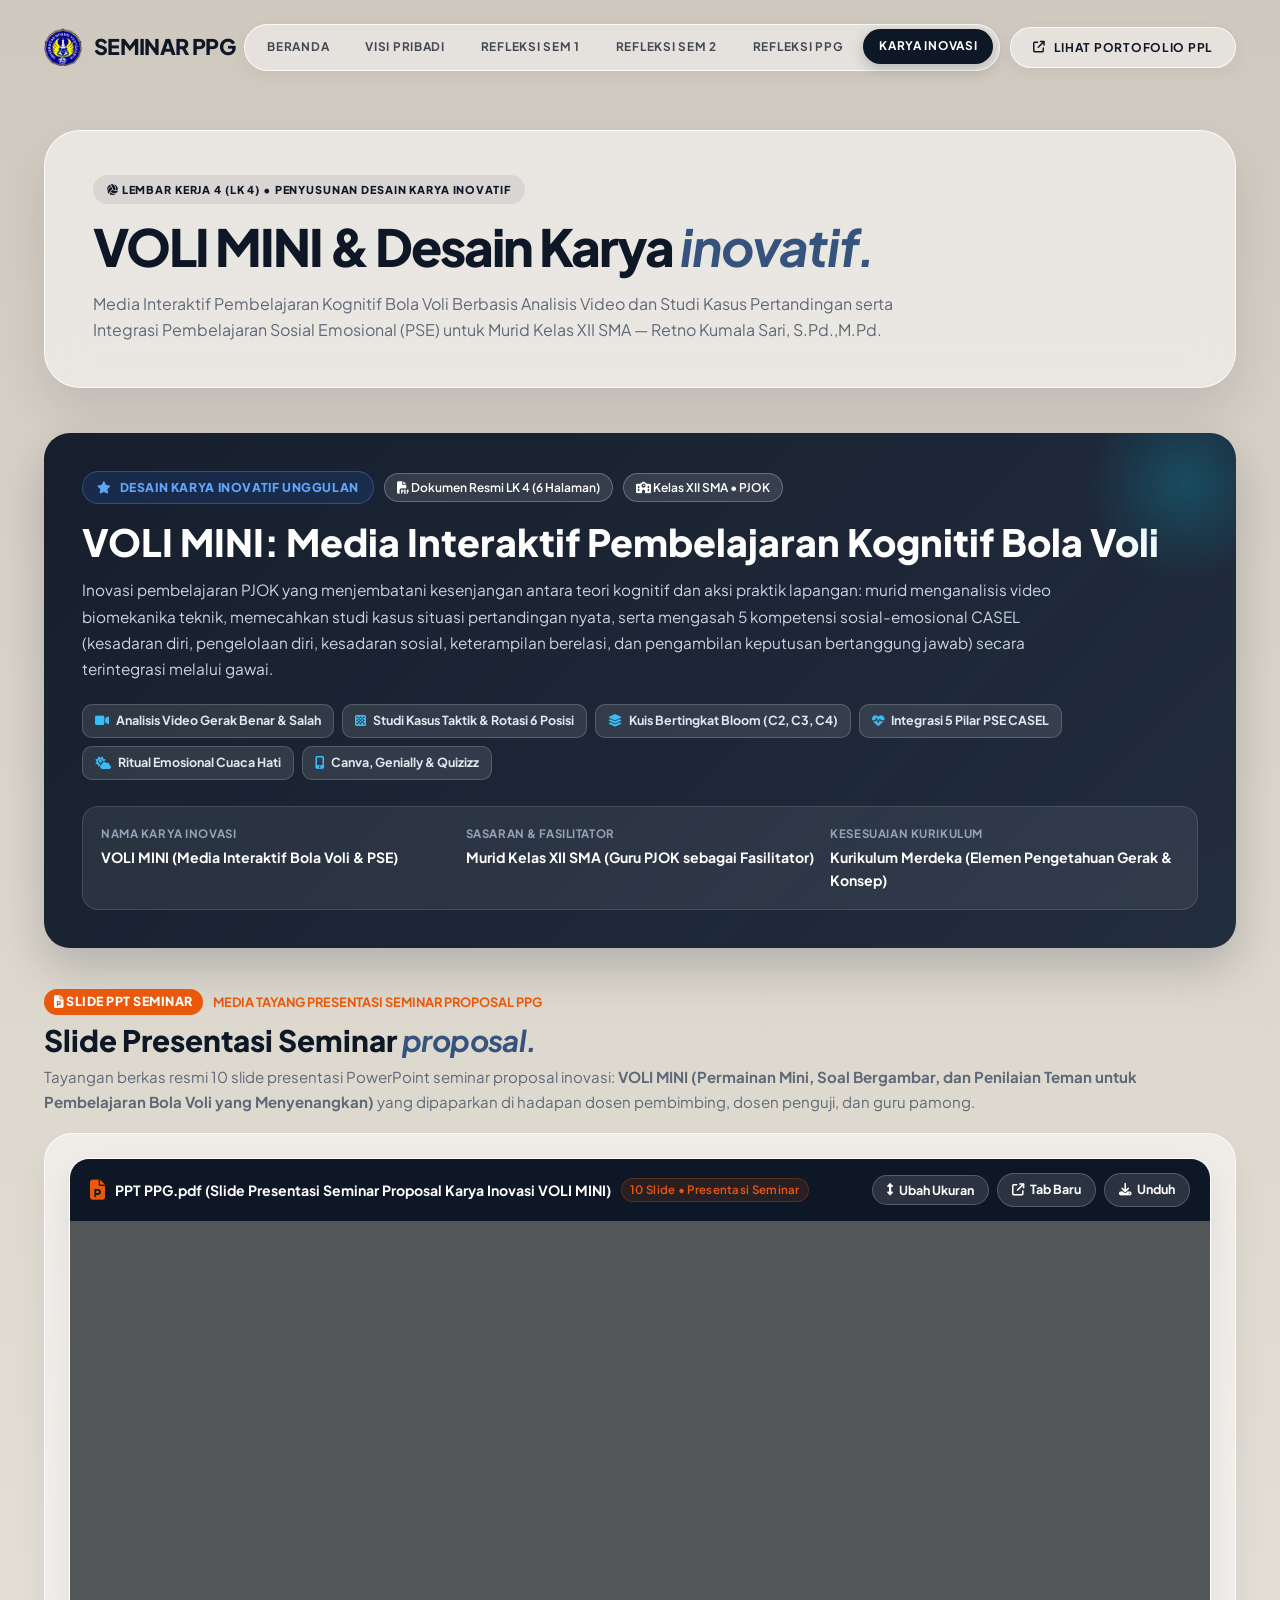
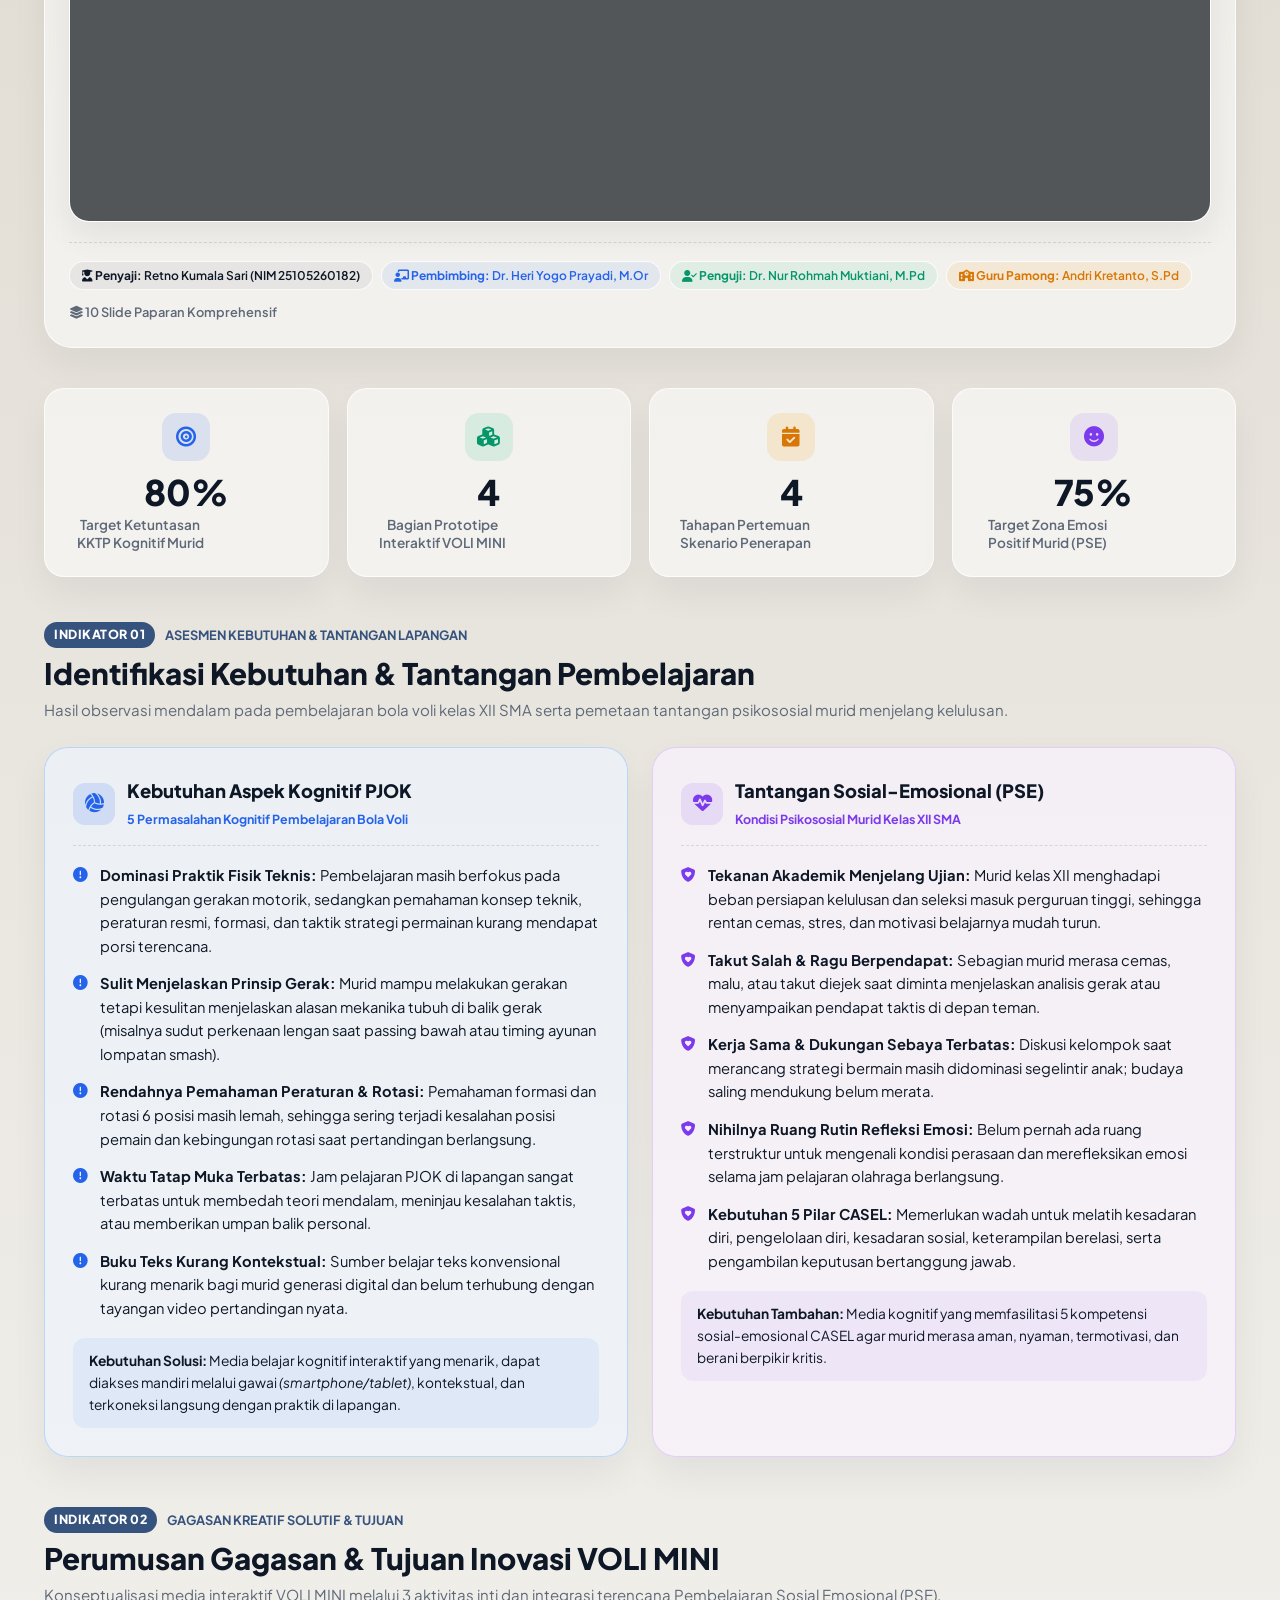
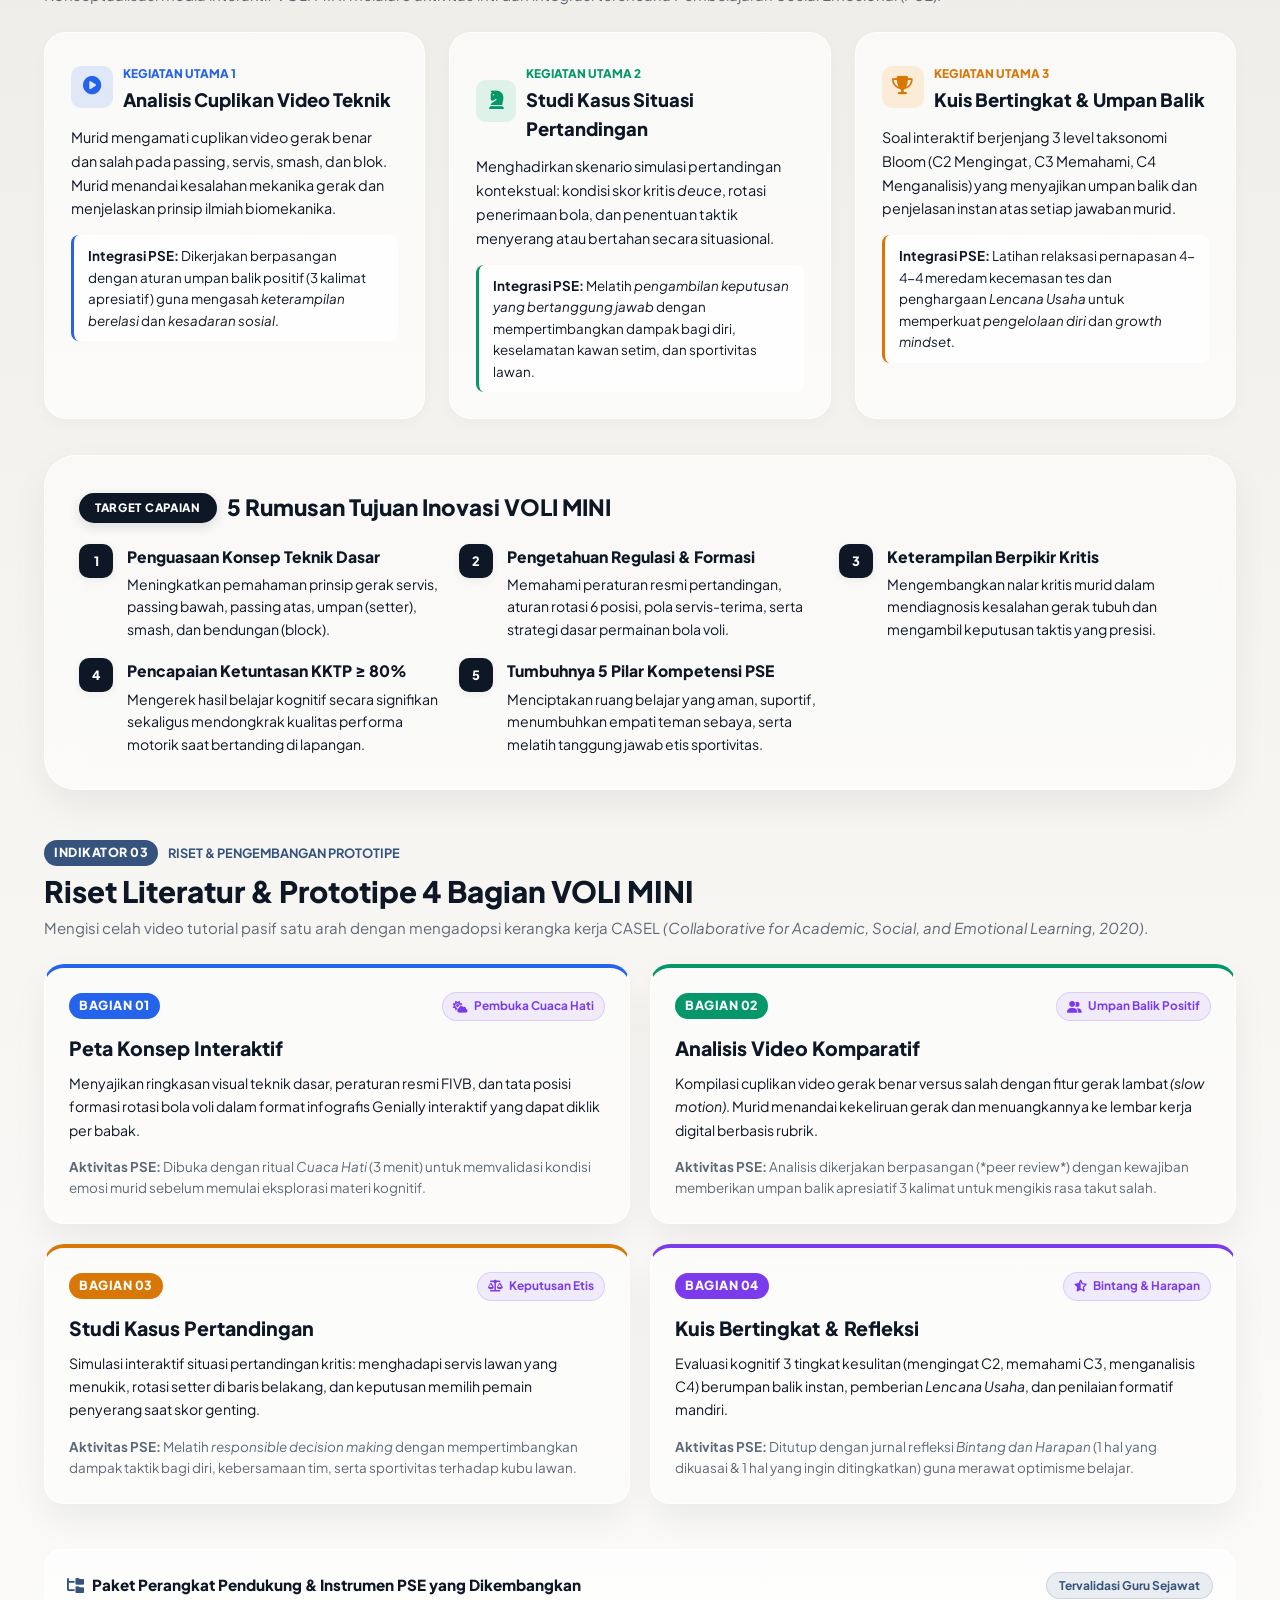
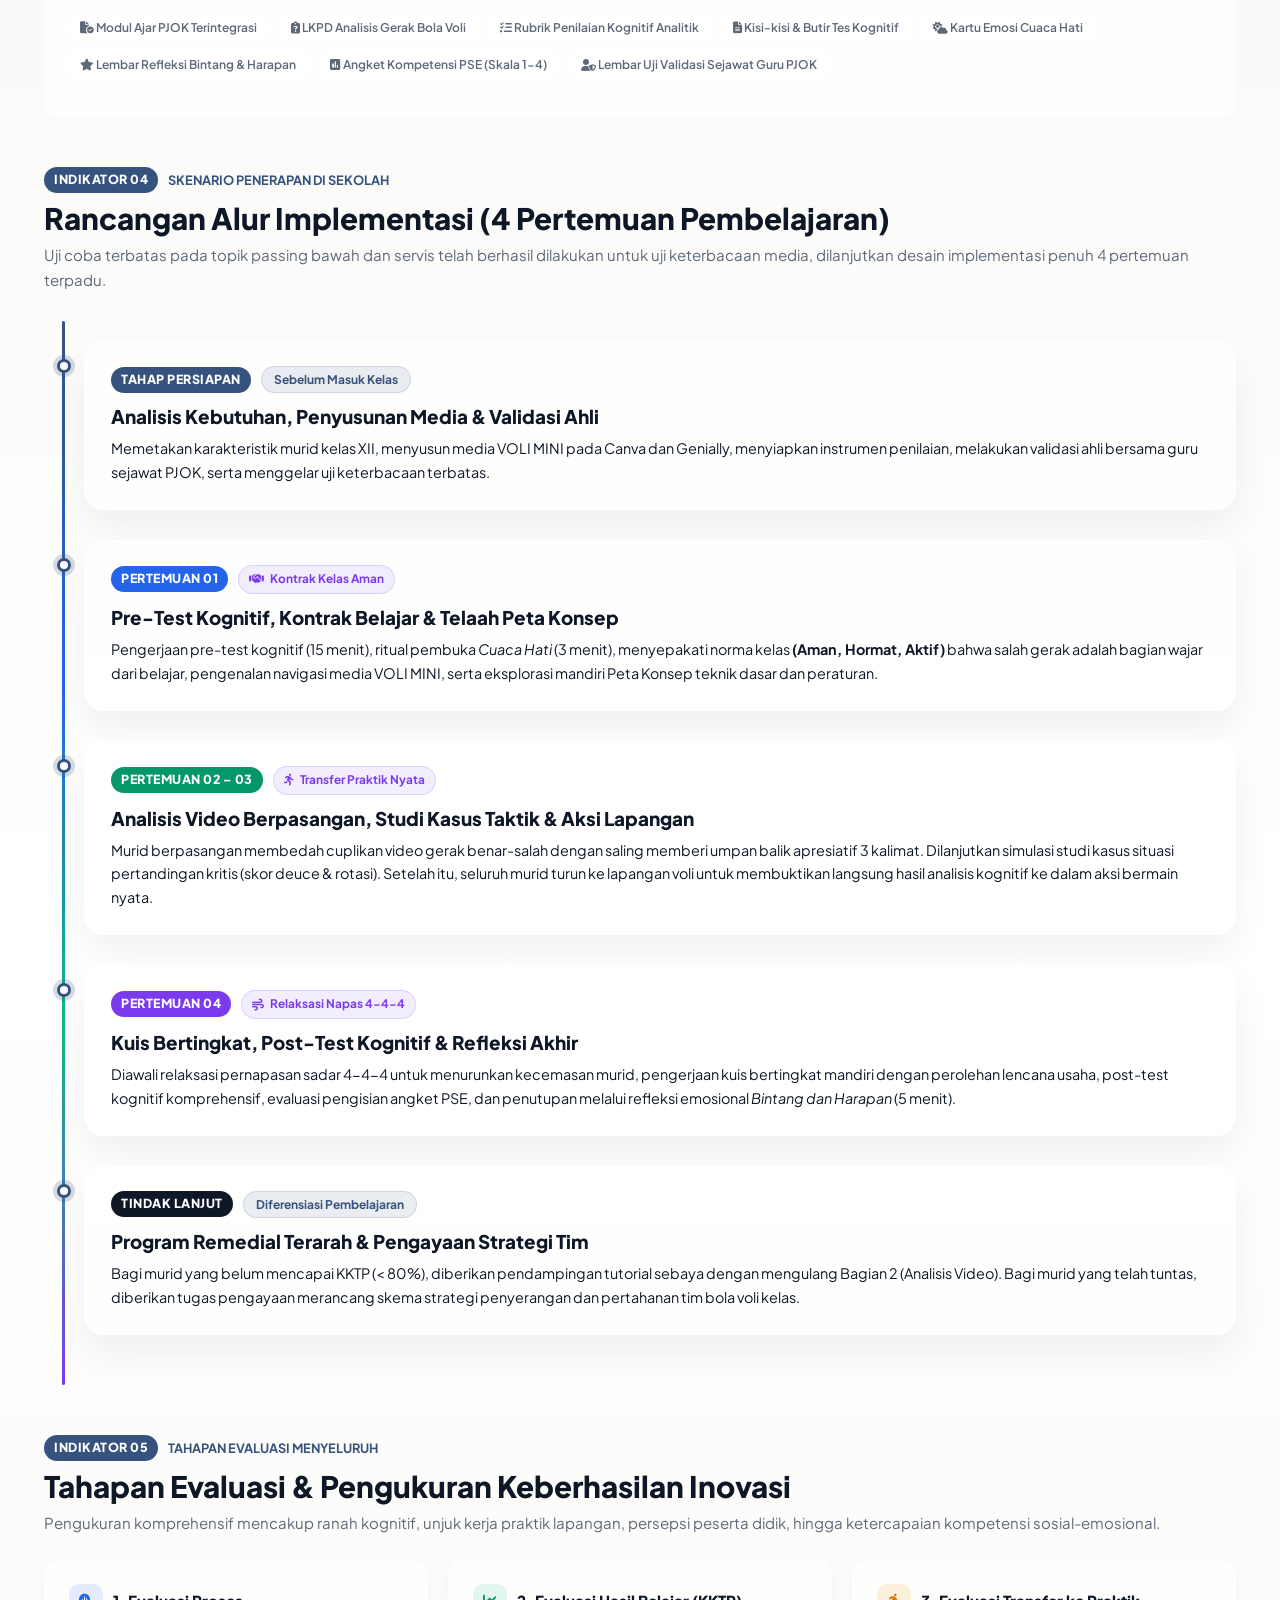
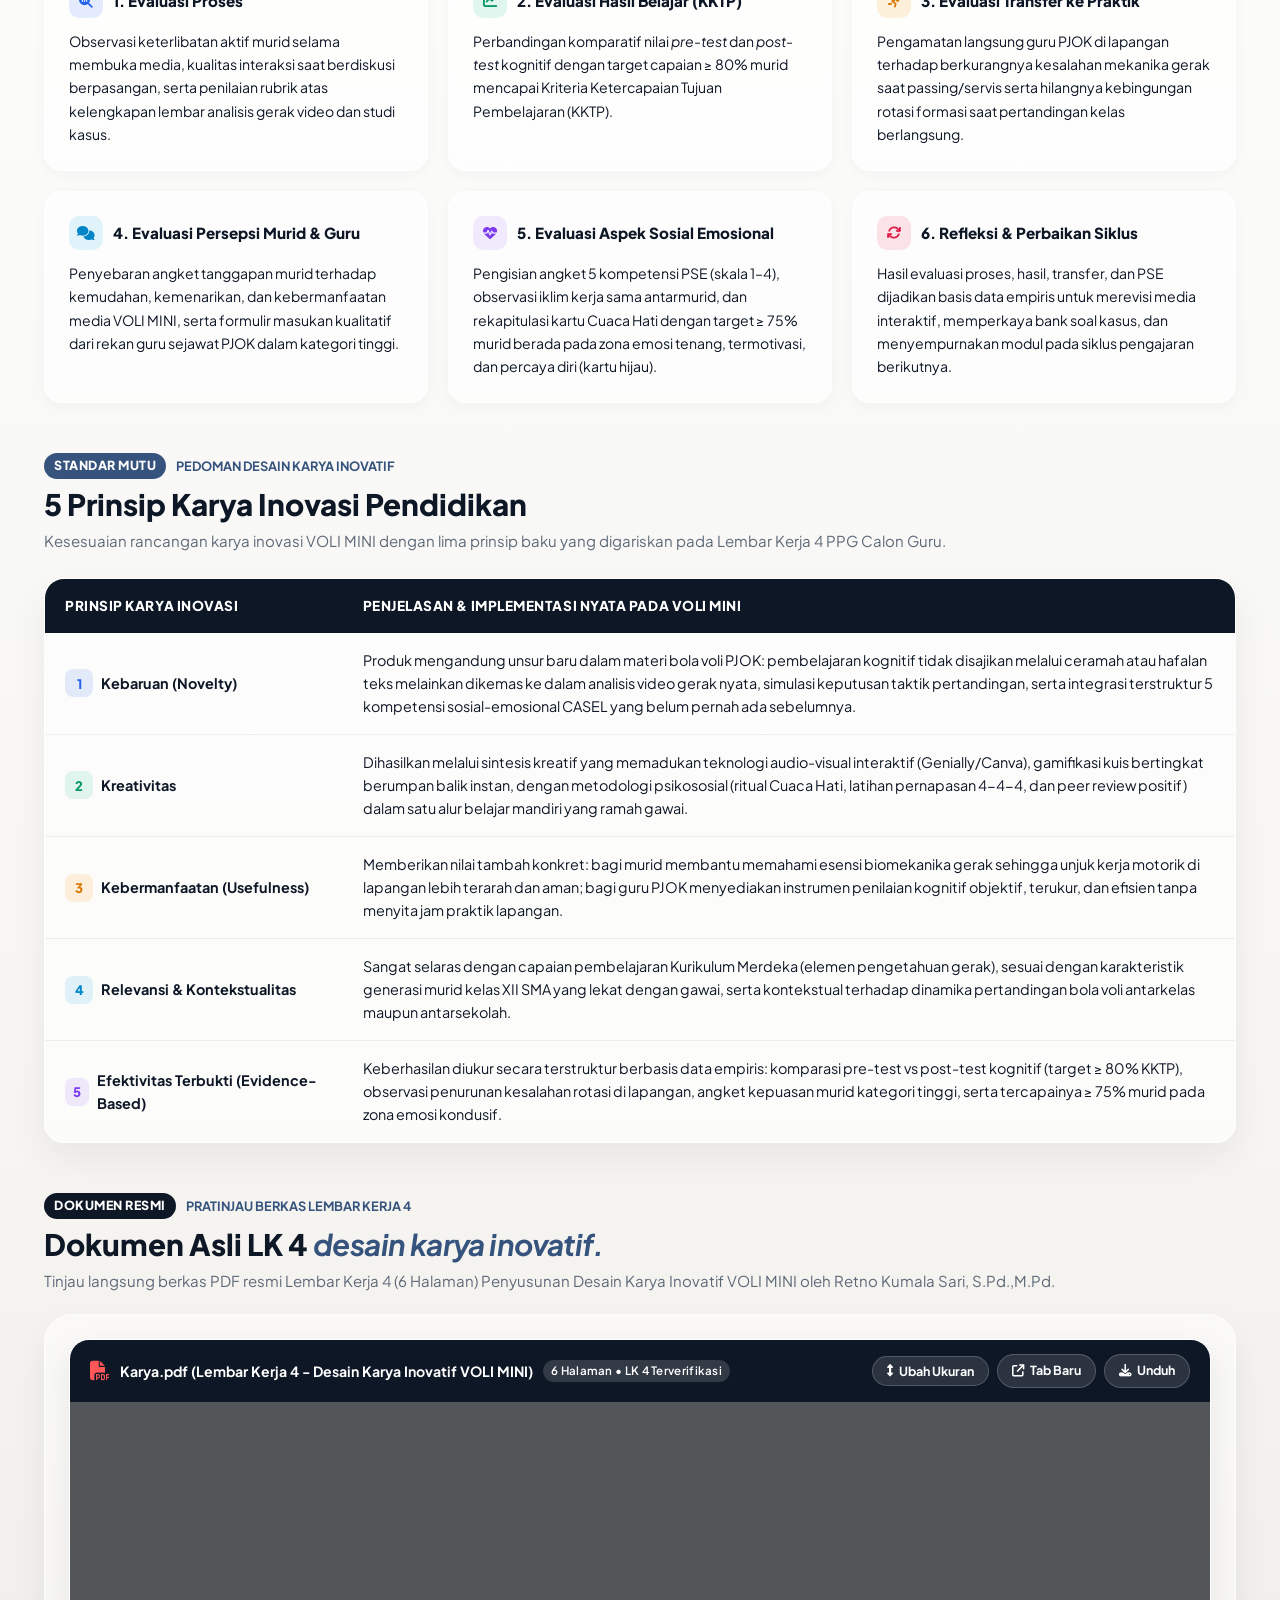
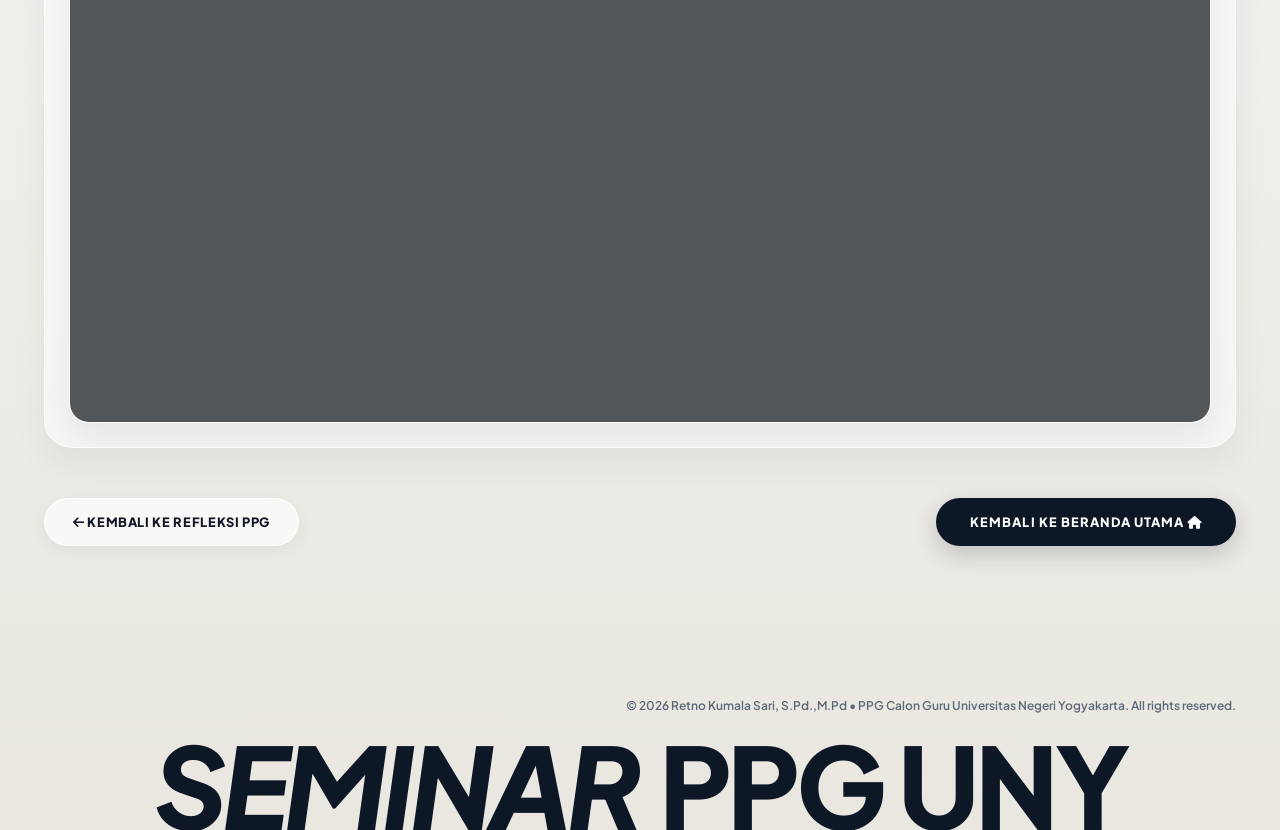
<file: karya.html>
<!doctype html>
<html lang="id">
  <head>
    <meta charset="UTF-8" />
    <meta name="viewport" content="width=device-width, initial-scale=1.0" />
    <title>Karya Inovasi (LK 4) - VOLI MINI | Seminar PPG Retno Kumala Sari</title>
    <!-- Google Fonts & Font Awesome Icons -->
    <link rel="preconnect" href="https://fonts.googleapis.com" />
    <link rel="preconnect" href="https://fonts.gstatic.com" crossorigin />
    <link href="https://fonts.googleapis.com/css2?family=Plus+Jakarta+Sans:ital,wght@0,300;0,400;0,500;0,600;0,700;0,800;1,400;1,700;1,800&display=swap" rel="stylesheet" />
    <link rel="stylesheet" href="https://cdnjs.cloudflare.com/ajax/libs/font-awesome/6.4.0/css/all.min.css" />
    <!-- Custom CSS -->
    <link rel="stylesheet" href="css/style.css" />
  </head>
  <body>
    <!-- SVG Definitions for Reusable Sunburst Icons -->
    <svg style="display: none" aria-hidden="true">
      <defs>
        <g id="sunburst-shape">
          <!-- 8 Main spokes -->
          <line x1="50" y1="20" x2="50" y2="4" stroke="currentColor" stroke-width="2.6" stroke-linecap="round" />
          <line x1="50" y1="80" x2="50" y2="96" stroke="currentColor" stroke-width="2.6" stroke-linecap="round" />
          <line x1="20" y1="50" x2="4" y2="50" stroke="currentColor" stroke-width="2.6" stroke-linecap="round" />
          <line x1="80" y1="50" x2="96" y2="50" stroke="currentColor" stroke-width="2.6" stroke-linecap="round" />
          <!-- 8 Diagonal spokes -->
          <line x1="36" y1="36" x2="19" y2="19" stroke="currentColor" stroke-width="2.6" stroke-linecap="round" />
          <line x1="64" y1="64" x2="81" y2="81" stroke="currentColor" stroke-width="2.6" stroke-linecap="round" />
          <line x1="36" y1="64" x2="19" y2="81" stroke="currentColor" stroke-width="2.6" stroke-linecap="round" />
          <line x1="64" y1="36" x2="81" y2="19" stroke="currentColor" stroke-width="2.6" stroke-linecap="round" />
          <!-- 8 Angled spokes -->
          <line x1="42" y1="32" x2="33" y2="11" stroke="currentColor" stroke-width="2.2" stroke-linecap="round" />
          <line x1="58" y1="68" x2="67" y2="89" stroke="currentColor" stroke-width="2.2" stroke-linecap="round" />
          <line x1="58" y1="32" x2="67" y2="11" stroke="currentColor" stroke-width="2.2" stroke-linecap="round" />
          <line x1="42" y1="68" x2="33" y2="89" stroke="currentColor" stroke-width="2.2" stroke-linecap="round" />
          <line x1="32" y1="42" x2="11" y2="33" stroke="currentColor" stroke-width="2.2" stroke-linecap="round" />
          <line x1="68" y1="58" x2="89" y2="67" stroke="currentColor" stroke-width="2.2" stroke-linecap="round" />
          <line x1="32" y1="58" x2="11" y2="67" stroke="currentColor" stroke-width="2.2" stroke-linecap="round" />
          <line x1="68" y1="42" x2="89" y2="33" stroke="currentColor" stroke-width="2.2" stroke-linecap="round" />
        </g>
      </defs>
    </svg>

    <!-- ==========================================================================
         NAVBAR
         ========================================================================== -->
    <header class="site-header" id="siteHeader">
      <div class="container nav-wrapper">
        <a href="index.html" class="brand-logo">
          <img src="images/logo_uny.png" alt="Logo UNY" class="brand-logo-img" />
          <span>SEMINAR PPG</span>
        </a>

        <!-- Menu Navigasi (Desktop Capsule / Mobile Offcanvas Glass Menu) -->
        <nav class="nav-links" id="navLinks" aria-label="Main Navigation">
          <a href="index.html" class="nav-link">
            <span>BERANDA</span>
            <i class="fa-solid fa-chevron-right mobile-nav-arrow"></i>
          </a>
          <a href="visi.html" class="nav-link">
            <span>VISI PRIBADI</span>
            <i class="fa-solid fa-chevron-right mobile-nav-arrow"></i>
          </a>
          <a href="sem1.html" class="nav-link">
            <span>REFLEKSI SEM 1</span>
            <i class="fa-solid fa-chevron-right mobile-nav-arrow"></i>
          </a>
          <a href="sem2.html" class="nav-link">
            <span>REFLEKSI SEM 2</span>
            <i class="fa-solid fa-chevron-right mobile-nav-arrow"></i>
          </a>
          <a href="refleksi.html" class="nav-link">
            <span>REFLEKSI PPG</span>
            <i class="fa-solid fa-chevron-right mobile-nav-arrow"></i>
          </a>
          <a href="karya.html" class="nav-link active">
            <span>KARYA INOVASI</span>
            <i class="fa-solid fa-chevron-right mobile-nav-arrow"></i>
          </a>

          <!-- Mobile Only CTA inside Drawer -->
          <div class="mobile-nav-cta">
            <a href="https://e-portofolio-ppg-retno.vercel.app/" target="_blank" class="nav-contact-btn mobile-cta-full">
              <i class="fa-solid fa-arrow-up-right-from-square"></i>
              <span>LIHAT PORTOFOLIO PPL</span>
            </a>
          </div>
        </nav>

        <!-- Right Side: Desktop CTA & Hamburger Button -->
        <div class="nav-actions-group">
          <a href="https://e-portofolio-ppg-retno.vercel.app/" target="_blank" class="nav-contact-btn desktop-only-btn">
            <i class="fa-solid fa-arrow-up-right-from-square"></i>
            <span>LIHAT PORTOFOLIO PPL</span>
          </a>

          <!-- Hamburger Toggle Button (Mobile & Tablet) -->
          <button class="nav-toggle-btn" id="navToggleBtn" type="button" aria-label="Buka Menu Navigasi" aria-expanded="false" aria-controls="navLinks">
            <i class="fa-solid fa-bars"></i>
          </button>
        </div>
      </div>
    </header>

    <!-- Backdrop for Mobile / Tablet Menu -->
    <div class="nav-backdrop" id="navBackdrop"></div>

    <!-- ==========================================================================
         MAIN CONTENT: KARYA INOVASI PEMBELAJARAN (LK 4)
         ========================================================================== -->
    <main class="subpage-main">
      <div class="container">
        <!-- Page Intro Banner -->
        <div class="page-intro-banner reveal-fade-up">
          <div>
            <span class="tag-system-updates"><i class="fa-solid fa-volleyball"></i> LEMBAR KERJA 4 (LK 4) • PENYUSUNAN DESAIN KARYA INOVATIF</span>
          </div>
          <h1>
            VOLI MINI &amp; Desain Karya <span class="text-italic-accent">inovatif.</span>
          </h1>
          <p>
            Media Interaktif Pembelajaran Kognitif Bola Voli Berbasis Analisis Video dan Studi Kasus Pertandingan serta Integrasi Pembelajaran Sosial Emosional (PSE) untuk Murid Kelas XII SMA — Retno Kumala Sari, S.Pd.,M.Pd.
          </p>
        </div>

        <!-- ======================================================================
             HERO SPOTLIGHT CARD: IDENTITAS DESAIN KARYA INOVATIF
             ====================================================================== -->
        <div class="turning-point-spotlight reveal-fade-up delay-100" style="margin-bottom: 40px">
          <div style="display: flex; gap: 10px; align-items: center; margin-bottom: 14px; flex-wrap: wrap">
            <span class="volimini-hero-badge"><i class="fa-solid fa-star"></i> DESAIN KARYA INOVATIF UNGGULAN</span>
            <span class="sem-count-tag" style="background: rgba(255, 255, 255, 0.12); color: #ffffff; border-color: rgba(255, 255, 255, 0.25)">
              <i class="fa-solid fa-file-pdf"></i> Dokumen Resmi LK 4 (6 Halaman)
            </span>
            <span class="sem-count-tag" style="background: rgba(255, 255, 255, 0.12); color: #ffffff; border-color: rgba(255, 255, 255, 0.25)">
              <i class="fa-solid fa-school"></i> Kelas XII SMA • PJOK
            </span>
          </div>

          <h2 style="font-size: clamp(1.6rem, 3.2vw, 2.35rem); font-weight: 800; line-height: 1.25; margin-bottom: 12px; color: #ffffff">
            VOLI MINI: Media Interaktif Pembelajaran Kognitif Bola Voli
          </h2>
          <p style="font-size: 0.96rem; color: #cbd5e1; line-height: 1.7; max-width: 980px; margin-bottom: 22px">
            Inovasi pembelajaran PJOK yang menjembatani kesenjangan antara teori kognitif dan aksi praktik lapangan: murid menganalisis video biomekanika teknik, memecahkan studi kasus situasi pertandingan nyata, serta mengasah 5 kompetensi sosial-emosional CASEL (kesadaran diri, pengelolaan diri, kesadaran sosial, keterampilan berelasi, dan pengambilan keputusan bertanggung jawab) secara terintegrasi melalui gawai.
          </p>

          <!-- Feature Pills -->
          <div style="display: flex; flex-wrap: wrap; gap: 8px; margin-bottom: 26px">
            <span class="volimini-feature-pill"><i class="fa-solid fa-video"></i> Analisis Video Gerak Benar &amp; Salah</span>
            <span class="volimini-feature-pill"><i class="fa-solid fa-chess-board"></i> Studi Kasus Taktik &amp; Rotasi 6 Posisi</span>
            <span class="volimini-feature-pill"><i class="fa-solid fa-layer-group"></i> Kuis Bertingkat Bloom (C2, C3, C4)</span>
            <span class="volimini-feature-pill"><i class="fa-solid fa-heart-pulse"></i> Integrasi 5 Pilar PSE CASEL</span>
            <span class="volimini-feature-pill"><i class="fa-solid fa-cloud-sun"></i> Ritual Emosional Cuaca Hati</span>
            <span class="volimini-feature-pill"><i class="fa-solid fa-mobile-screen-button"></i> Canva, Genially &amp; Quizizz</span>
          </div>

          <!-- Quick Identitas Meta Grid -->
          <div style="display: grid; grid-template-columns: repeat(auto-fit, minmax(260px, 1fr)); gap: 16px; background: rgba(255, 255, 255, 0.07); padding: 18px; border-radius: 16px; border: 1px solid rgba(255, 255, 255, 0.12)">
            <div>
              <div style="font-size: 0.72rem; text-transform: uppercase; color: #94a3b8; font-weight: 700; letter-spacing: 0.05em; margin-bottom: 3px">Nama Karya Inovasi</div>
              <div style="font-size: 0.88rem; font-weight: 700; color: #ffffff">VOLI MINI (Media Interaktif Bola Voli &amp; PSE)</div>
            </div>
            <div>
              <div style="font-size: 0.72rem; text-transform: uppercase; color: #94a3b8; font-weight: 700; letter-spacing: 0.05em; margin-bottom: 3px">Sasaran &amp; Fasilitator</div>
              <div style="font-size: 0.88rem; font-weight: 700; color: #ffffff">Murid Kelas XII SMA (Guru PJOK sebagai Fasilitator)</div>
            </div>
            <div>
              <div style="font-size: 0.72rem; text-transform: uppercase; color: #94a3b8; font-weight: 700; letter-spacing: 0.05em; margin-bottom: 3px">Kesesuaian Kurikulum</div>
              <div style="font-size: 0.88rem; font-weight: 700; color: #ffffff">Kurikulum Merdeka (Elemen Pengetahuan Gerak &amp; Konsep)</div>
            </div>
          </div>
        </div>

        <!-- ======================================================================
             SLIDE PRESENTASI PPT SEMINAR PROPOSAL: VOLI MINI
             ====================================================================== -->
        <div style="margin: 36px 0 20px" class="reveal-fade-up delay-150">
          <div style="display: flex; align-items: center; gap: 10px; margin-bottom: 6px">
            <span class="badge-course-num" style="background: #ea580c"><i class="fa-solid fa-file-powerpoint"></i> SLIDE PPT SEMINAR</span>
            <span style="font-size: 0.8rem; color: #ea580c; font-weight: 700; text-transform: uppercase">Media Tayang Presentasi Seminar Proposal PPG</span>
          </div>
          <h2 style="font-size: 1.85rem; font-weight: 800; color: var(--deep-navy); line-height: 1.3">
            Slide Presentasi Seminar <span class="text-italic-accent">proposal.</span>
          </h2>
          <p style="color: var(--text-muted); font-size: 0.94rem; margin-top: 6px">
            Tayangan berkas resmi 10 slide presentasi PowerPoint seminar proposal inovasi: <strong>VOLI MINI (Permainan Mini, Soal Bergambar, dan Penilaian Teman untuk Pembelajaran Bola Voli yang Menyenangkan)</strong> yang dipaparkan di hadapan dosen pembimbing, dosen penguji, dan guru pamong.
          </p>
        </div>

        <!-- Container Viewer Slide PPT -->
        <article class="course-glass-card reveal-fade-up delay-200" id="slide-ppt-seminar" style="padding: 24px; margin-bottom: 40px">
          <div class="pdf-viewer-container" style="margin-top: 0">
            <div class="pdf-viewer-bar">
              <div class="pdf-file-info">
                <i class="fa-solid fa-file-powerpoint" style="color: #ea580c"></i>
                <span>PPT PPG.pdf (Slide Presentasi Seminar Proposal Karya Inovasi VOLI MINI)</span>
                <span class="pdf-page-count-badge" style="background: rgba(234, 88, 12, 0.12); color: #ea580c; border: 1px solid rgba(234, 88, 12, 0.25)">
                  10 Slide • Presentasi Seminar
                </span>
              </div>
              <div class="pdf-viewer-controls">
                <button type="button" class="pdf-btn-ctrl toggle-expand-frame" title="Perbesar / Perkecil Tampilan Viewer">
                  <i class="fa-solid fa-up-down"></i> <span>Ubah Ukuran</span>
                </button>
                <a href="Dokumen/PPT%20PPG.pdf" target="_blank" class="pdf-btn-ctrl" title="Buka Dokumen di Tab Baru">
                  <i class="fa-solid fa-arrow-up-right-from-square"></i> <span>Tab Baru</span>
                </a>
                <a href="Dokumen/PPT%20PPG.pdf" download="PPT_Seminar_PPG_Retno_Kumala_Sari.pdf" class="pdf-btn-ctrl" title="Unduh Berkas Slide PPT">
                  <i class="fa-solid fa-download"></i> <span>Unduh</span>
                </a>
              </div>
            </div>
            <div class="pdf-frame-wrapper" style="height: 600px">
              <iframe src="Dokumen/PPT%20PPG.pdf#toolbar=1&amp;navpanes=0" title="Slide Presentasi Seminar Proposal PPG Retno Kumala Sari" loading="lazy"></iframe>
            </div>
            <div class="pdf-mobile-fallback">
              <span><i class="fa-solid fa-circle-info"></i> Tampilan slide presentasi optimal pada layar desktop/tablet.</span>
              <a href="Dokumen/PPT%20PPG.pdf" target="_blank" class="btn-pill-reserve" style="padding: 6px 14px; font-size: 0.78rem">
                <span>Buka Slide Presentasi PPT</span> <i class="fa-solid fa-arrow-right"></i>
              </a>
            </div>
          </div>

          <!-- Metadata Presentasi & Penguji Chips -->
          <div style="margin-top: 20px; padding-top: 18px; border-top: 1px dashed rgba(14, 23, 38, 0.12); display: flex; flex-wrap: wrap; gap: 12px; align-items: center; justify-content: space-between">
            <div style="display: flex; flex-wrap: wrap; gap: 8px; align-items: center">
              <span class="sem-count-tag" style="background: rgba(14, 23, 38, 0.05); color: var(--deep-navy)">
                <i class="fa-solid fa-user-graduate"></i> <strong>Penyaji:</strong> Retno Kumala Sari (NIM 25105260182)
              </span>
              <span class="sem-count-tag" style="background: rgba(37, 99, 235, 0.08); color: #2563eb">
                <i class="fa-solid fa-chalkboard-user"></i> <strong>Pembimbing:</strong> Dr. Heri Yogo Prayadi, M.Or
              </span>
              <span class="sem-count-tag" style="background: rgba(16, 185, 129, 0.08); color: #059669">
                <i class="fa-solid fa-user-check"></i> <strong>Penguji:</strong> Dr. Nur Rohmah Muktiani, M.Pd
              </span>
              <span class="sem-count-tag" style="background: rgba(245, 158, 11, 0.1); color: #d97706">
                <i class="fa-solid fa-school"></i> <strong>Guru Pamong:</strong> Andri Kretanto, S.Pd
              </span>
            </div>
            <div style="font-size: 0.8rem; color: var(--text-muted); font-weight: 600">
              <i class="fa-solid fa-layer-group"></i> 10 Slide Paparan Komprehensif
            </div>
          </div>
        </article>

        <!-- Metric Targets Row -->
        <div class="stat-reflection-grid reveal-fade-up delay-150">
          <div class="stat-reflection-card">
            <div class="stat-icon" style="background: rgba(37, 99, 235, 0.12); color: #2563eb">
              <i class="fa-solid fa-bullseye"></i>
            </div>
            <div class="stat-num count-up" data-target="80" data-suffix="%">0%</div>
            <div class="stat-label">Target Ketuntasan KKTP Kognitif Murid</div>
          </div>

          <div class="stat-reflection-card">
            <div class="stat-icon" style="background: rgba(16, 185, 129, 0.12); color: #059669">
              <i class="fa-solid fa-cubes"></i>
            </div>
            <div class="stat-num count-up" data-target="4">0</div>
            <div class="stat-label">Bagian Prototipe Interaktif VOLI MINI</div>
          </div>

          <div class="stat-reflection-card">
            <div class="stat-icon" style="background: rgba(245, 158, 11, 0.14); color: #d97706">
              <i class="fa-solid fa-calendar-check"></i>
            </div>
            <div class="stat-num count-up" data-target="4">0</div>
            <div class="stat-label">Tahapan Pertemuan Skenario Penerapan</div>
          </div>

          <div class="stat-reflection-card">
            <div class="stat-icon" style="background: rgba(139, 92, 246, 0.12); color: #7c3aed">
              <i class="fa-solid fa-face-smile"></i>
            </div>
            <div class="stat-num count-up" data-target="75" data-suffix="%">0%</div>
            <div class="stat-label">Target Zona Emosi Positif Murid (PSE)</div>
          </div>
        </div>

        <!-- ======================================================================
             BAGIAN 1: IDENTIFIKASI KEBUTUHAN DAN TANTANGAN PEMBELAJARAN
             ====================================================================== -->
        <div style="margin: 45px 0 24px" class="reveal-fade-up delay-150">
          <div style="display: flex; align-items: center; gap: 10px; margin-bottom: 6px">
            <span class="badge-course-num" style="background: var(--slate-blue)">INDIKATOR 01</span>
            <span style="font-size: 0.8rem; color: var(--slate-blue); font-weight: 700; text-transform: uppercase">Asesmen Kebutuhan &amp; Tantangan Lapangan</span>
          </div>
          <h2 style="font-size: 1.85rem; font-weight: 800; color: var(--deep-navy); line-height: 1.3">
            Identifikasi Kebutuhan &amp; Tantangan Pembelajaran
          </h2>
          <p style="color: var(--text-muted); font-size: 0.94rem; margin-top: 6px">
            Hasil observasi mendalam pada pembelajaran bola voli kelas XII SMA serta pemetaan tantangan psikososial murid menjelang kelulusan.
          </p>
        </div>

        <!-- 2 Kolom Komparasi Kebutuhan Kognitif vs Tantangan PSE -->
        <div class="transformation-comparison-grid reveal-fade-up delay-200">
          <!-- Kolom 1: Kebutuhan Kognitif Pembelajaran Bola Voli -->
          <div class="trans-col-box trans-col-before" style="background: rgba(239, 246, 255, 0.65); border-color: rgba(147, 197, 253, 0.6)">
            <div class="trans-header-title">
              <div style="width: 42px; height: 42px; border-radius: 12px; background: rgba(37, 99, 235, 0.15); color: #2563eb; display: flex; align-items: center; justify-content: center; font-size: 1.2rem">
                <i class="fa-solid fa-volleyball"></i>
              </div>
              <div>
                <h3 style="font-size: 1.15rem; font-weight: 800; color: var(--deep-navy)">Kebutuhan Aspek Kognitif PJOK</h3>
                <span style="font-size: 0.78rem; color: #2563eb; font-weight: 700">5 Permasalahan Kognitif Pembelajaran Bola Voli</span>
              </div>
            </div>

            <ul class="trans-list-items">
              <li>
                <i class="fa-solid fa-circle-exclamation" style="color: #2563eb"></i>
                <div>
                  <strong>Dominasi Praktik Fisik Teknis:</strong> Pembelajaran masih berfokus pada pengulangan gerakan motorik, sedangkan pemahaman konsep teknik, peraturan resmi, formasi, dan taktik strategi permainan kurang mendapat porsi terencana.
                </div>
              </li>
              <li>
                <i class="fa-solid fa-circle-exclamation" style="color: #2563eb"></i>
                <div>
                  <strong>Sulit Menjelaskan Prinsip Gerak:</strong> Murid mampu melakukan gerakan tetapi kesulitan menjelaskan alasan mekanika tubuh di balik gerak (misalnya sudut perkenaan lengan saat passing bawah atau timing ayunan lompatan smash).
                </div>
              </li>
              <li>
                <i class="fa-solid fa-circle-exclamation" style="color: #2563eb"></i>
                <div>
                  <strong>Rendahnya Pemahaman Peraturan &amp; Rotasi:</strong> Pemahaman formasi dan rotasi 6 posisi masih lemah, sehingga sering terjadi kesalahan posisi pemain dan kebingungan rotasi saat pertandingan berlangsung.
                </div>
              </li>
              <li>
                <i class="fa-solid fa-circle-exclamation" style="color: #2563eb"></i>
                <div>
                  <strong>Waktu Tatap Muka Terbatas:</strong> Jam pelajaran PJOK di lapangan sangat terbatas untuk membedah teori mendalam, meninjau kesalahan taktis, atau memberikan umpan balik personal.
                </div>
              </li>
              <li>
                <i class="fa-solid fa-circle-exclamation" style="color: #2563eb"></i>
                <div>
                  <strong>Buku Teks Kurang Kontekstual:</strong> Sumber belajar teks konvensional kurang menarik bagi murid generasi digital dan belum terhubung dengan tayangan video pertandingan nyata.
                </div>
              </li>
            </ul>

            <div style="margin-top: 18px; padding: 12px 16px; background: rgba(37, 99, 235, 0.08); border-radius: 12px; font-size: 0.86rem; color: var(--deep-navy)">
              <strong>Kebutuhan Solusi:</strong> Media belajar kognitif interaktif yang menarik, dapat diakses mandiri melalui gawai <em>(smartphone/tablet)</em>, kontekstual, dan terkoneksi langsung dengan praktik di lapangan.
            </div>
          </div>

          <!-- Kolom 2: Tantangan Sosial Emosional (PSE) Murid Kelas XII -->
          <div class="trans-col-box trans-col-after" style="background: rgba(250, 245, 255, 0.65); border-color: rgba(216, 180, 254, 0.6)">
            <div class="trans-header-title">
              <div style="width: 42px; height: 42px; border-radius: 12px; background: rgba(139, 92, 246, 0.15); color: #7c3aed; display: flex; align-items: center; justify-content: center; font-size: 1.2rem">
                <i class="fa-solid fa-heart-pulse"></i>
              </div>
              <div>
                <h3 style="font-size: 1.15rem; font-weight: 800; color: var(--deep-navy)">Tantangan Sosial-Emosional (PSE)</h3>
                <span style="font-size: 0.78rem; color: #7c3aed; font-weight: 700">Kondisi Psikososial Murid Kelas XII SMA</span>
              </div>
            </div>

            <ul class="trans-list-items">
              <li>
                <i class="fa-solid fa-shield-heart" style="color: #7c3aed"></i>
                <div>
                  <strong>Tekanan Akademik Menjelang Ujian:</strong> Murid kelas XII menghadapi beban persiapan kelulusan dan seleksi masuk perguruan tinggi, sehingga rentan cemas, stres, dan motivasi belajarnya mudah turun.
                </div>
              </li>
              <li>
                <i class="fa-solid fa-shield-heart" style="color: #7c3aed"></i>
                <div>
                  <strong>Takut Salah &amp; Ragu Berpendapat:</strong> Sebagian murid merasa cemas, malu, atau takut diejek saat diminta menjelaskan analisis gerak atau menyampaikan pendapat taktis di depan teman.
                </div>
              </li>
              <li>
                <i class="fa-solid fa-shield-heart" style="color: #7c3aed"></i>
                <div>
                  <strong>Kerja Sama &amp; Dukungan Sebaya Terbatas:</strong> Diskusi kelompok saat merancang strategi bermain masih didominasi segelintir anak; budaya saling mendukung belum merata.
                </div>
              </li>
              <li>
                <i class="fa-solid fa-shield-heart" style="color: #7c3aed"></i>
                <div>
                  <strong>Nihilnya Ruang Rutin Refleksi Emosi:</strong> Belum pernah ada ruang terstruktur untuk mengenali kondisi perasaan dan merefleksikan emosi selama jam pelajaran olahraga berlangsung.
                </div>
              </li>
              <li>
                <i class="fa-solid fa-shield-heart" style="color: #7c3aed"></i>
                <div>
                  <strong>Kebutuhan 5 Pilar CASEL:</strong> Memerlukan wadah untuk melatih kesadaran diri, pengelolaan diri, kesadaran sosial, keterampilan berelasi, serta pengambilan keputusan bertanggung jawab.
                </div>
              </li>
            </ul>

            <div style="margin-top: 18px; padding: 12px 16px; background: rgba(139, 92, 246, 0.08); border-radius: 12px; font-size: 0.86rem; color: var(--deep-navy)">
              <strong>Kebutuhan Tambahan:</strong> Media kognitif yang memfasilitasi 5 kompetensi sosial-emosional CASEL agar murid merasa aman, nyaman, termotivasi, dan berani berpikir kritis.
            </div>
          </div>
        </div>

        <!-- ======================================================================
             BAGIAN 2: PERUMUSAN GAGASAN KREATIF & TUJUAN INOVASI
             ====================================================================== -->
        <div style="margin: 50px 0 24px" class="reveal-fade-up delay-150">
          <div style="display: flex; align-items: center; gap: 10px; margin-bottom: 6px">
            <span class="badge-course-num" style="background: var(--slate-blue)">INDIKATOR 02</span>
            <span style="font-size: 0.8rem; color: var(--slate-blue); font-weight: 700; text-transform: uppercase">Gagasan Kreatif Solutif &amp; Tujuan</span>
          </div>
          <h2 style="font-size: 1.85rem; font-weight: 800; color: var(--deep-navy); line-height: 1.3">
            Perumusan Gagasan &amp; Tujuan Inovasi VOLI MINI
          </h2>
          <p style="color: var(--text-muted); font-size: 0.94rem; margin-top: 6px">
            Konseptualisasi media interaktif VOLI MINI melalui 3 aktivitas inti dan integrasi terencana Pembelajaran Sosial Emosional (PSE).
          </p>
        </div>

        <!-- 3 Pilar Kegiatan Utama VOLI MINI -->
        <div style="display: grid; grid-template-columns: repeat(auto-fit, minmax(310px, 1fr)); gap: 24px; margin-bottom: 36px" class="reveal-fade-up delay-200">
          <!-- Pilar 1 -->
          <div class="c-card-item" style="padding: 26px; border-radius: 22px">
            <div class="c-card-header">
              <div class="c-badge-icon" style="background: rgba(37, 99, 235, 0.12); color: #2563eb; width: 42px; height: 42px; font-size: 1.15rem">
                <i class="fa-solid fa-circle-play"></i>
              </div>
              <div>
                <span style="font-size: 0.74rem; font-weight: 800; color: #2563eb; text-transform: uppercase">Kegiatan Utama 1</span>
                <h3 class="c-card-title" style="font-size: 1.15rem">Analisis Cuplikan Video Teknik</h3>
              </div>
            </div>
            <p class="c-card-text" style="font-size: 0.9rem; line-height: 1.65; margin-bottom: 14px">
              Murid mengamati cuplikan video gerak benar dan salah pada passing, servis, smash, dan blok. Murid menandai kesalahan mekanika gerak dan menjelaskan prinsip ilmiah biomekanika.
            </p>
            <div style="background: rgba(255, 255, 255, 0.8); border-left: 3px solid #2563eb; padding: 10px 14px; border-radius: 8px; font-size: 0.84rem; color: var(--deep-navy)">
              <strong>Integrasi PSE:</strong> Dikerjakan berpasangan dengan aturan umpan balik positif (3 kalimat apresiatif) guna mengasah <em>keterampilan berelasi</em> dan <em>kesadaran sosial</em>.
            </div>
          </div>

          <!-- Pilar 2 -->
          <div class="c-card-item" style="padding: 26px; border-radius: 22px">
            <div class="c-card-header">
              <div class="c-badge-icon" style="background: rgba(16, 185, 129, 0.12); color: #059669; width: 42px; height: 42px; font-size: 1.15rem">
                <i class="fa-solid fa-chess-knight"></i>
              </div>
              <div>
                <span style="font-size: 0.74rem; font-weight: 800; color: #059669; text-transform: uppercase">Kegiatan Utama 2</span>
                <h3 class="c-card-title" style="font-size: 1.15rem">Studi Kasus Situasi Pertandingan</h3>
              </div>
            </div>
            <p class="c-card-text" style="font-size: 0.9rem; line-height: 1.65; margin-bottom: 14px">
              Menghadirkan skenario simulasi pertandingan kontekstual: kondisi skor kritis <em>deuce</em>, rotasi penerimaan bola, dan penentuan taktik menyerang atau bertahan secara situasional.
            </p>
            <div style="background: rgba(255, 255, 255, 0.8); border-left: 3px solid #059669; padding: 10px 14px; border-radius: 8px; font-size: 0.84rem; color: var(--deep-navy)">
              <strong>Integrasi PSE:</strong> Melatih <em>pengambilan keputusan yang bertanggung jawab</em> dengan mempertimbangkan dampak bagi diri, keselamatan kawan setim, dan sportivitas lawan.
            </div>
          </div>

          <!-- Pilar 3 -->
          <div class="c-card-item" style="padding: 26px; border-radius: 22px">
            <div class="c-card-header">
              <div class="c-badge-icon" style="background: rgba(245, 158, 11, 0.14); color: #d97706; width: 42px; height: 42px; font-size: 1.15rem">
                <i class="fa-solid fa-trophy"></i>
              </div>
              <div>
                <span style="font-size: 0.74rem; font-weight: 800; color: #d97706; text-transform: uppercase">Kegiatan Utama 3</span>
                <h3 class="c-card-title" style="font-size: 1.15rem">Kuis Bertingkat &amp; Umpan Balik</h3>
              </div>
            </div>
            <p class="c-card-text" style="font-size: 0.9rem; line-height: 1.65; margin-bottom: 14px">
              Soal interaktif berjenjang 3 level taksonomi Bloom (C2 Mengingat, C3 Memahami, C4 Menganalisis) yang menyajikan umpan balik dan penjelasan instan atas setiap jawaban murid.
            </p>
            <div style="background: rgba(255, 255, 255, 0.8); border-left: 3px solid #d97706; padding: 10px 14px; border-radius: 8px; font-size: 0.84rem; color: var(--deep-navy)">
              <strong>Integrasi PSE:</strong> Latihan relaksasi pernapasan 4-4-4 meredam kecemasan tes dan penghargaan <em>Lencana Usaha</em> untuk memperkuat <em>pengelolaan diri</em> dan <em>growth mindset</em>.
            </div>
          </div>
        </div>

        <!-- 5 Rumusan Tujuan Inovasi -->
        <div class="card-glass-block reveal-fade-up delay-200" style="padding: 34px; margin-bottom: 40px">
          <div style="display: flex; align-items: center; gap: 10px; margin-bottom: 18px">
            <span class="sem-badge-pill" style="background: var(--deep-navy); color: #ffffff">TARGET CAPAIAN</span>
            <h3 style="font-size: 1.4rem; font-weight: 800; color: var(--deep-navy); margin: 0">
              5 Rumusan Tujuan Inovasi VOLI MINI
            </h3>
          </div>

          <div style="display: grid; grid-template-columns: repeat(auto-fit, minmax(280px, 1fr)); gap: 18px">
            <div style="display: flex; gap: 14px; align-items: flex-start">
              <span class="card-num-badge" style="background: var(--deep-navy); color: #ffffff; width: 34px; height: 34px; border-radius: 10px; display: flex; align-items: center; justify-content: center; font-weight: 800; flex-shrink: 0">1</span>
              <div>
                <h4 style="font-size: 0.98rem; font-weight: 800; color: var(--deep-navy); margin-bottom: 4px">Penguasaan Konsep Teknik Dasar</h4>
                <p style="font-size: 0.88rem; color: var(--text-dark); line-height: 1.6; margin: 0">Meningkatkan pemahaman prinsip gerak servis, passing bawah, passing atas, umpan (setter), smash, dan bendungan (block).</p>
              </div>
            </div>

            <div style="display: flex; gap: 14px; align-items: flex-start">
              <span class="card-num-badge" style="background: var(--deep-navy); color: #ffffff; width: 34px; height: 34px; border-radius: 10px; display: flex; align-items: center; justify-content: center; font-weight: 800; flex-shrink: 0">2</span>
              <div>
                <h4 style="font-size: 0.98rem; font-weight: 800; color: var(--deep-navy); margin-bottom: 4px">Pengetahuan Regulasi &amp; Formasi</h4>
                <p style="font-size: 0.88rem; color: var(--text-dark); line-height: 1.6; margin: 0">Memahami peraturan resmi pertandingan, aturan rotasi 6 posisi, pola servis-terima, serta strategi dasar permainan bola voli.</p>
              </div>
            </div>

            <div style="display: flex; gap: 14px; align-items: flex-start">
              <span class="card-num-badge" style="background: var(--deep-navy); color: #ffffff; width: 34px; height: 34px; border-radius: 10px; display: flex; align-items: center; justify-content: center; font-weight: 800; flex-shrink: 0">3</span>
              <div>
                <h4 style="font-size: 0.98rem; font-weight: 800; color: var(--deep-navy); margin-bottom: 4px">Keterampilan Berpikir Kritis</h4>
                <p style="font-size: 0.88rem; color: var(--text-dark); line-height: 1.6; margin: 0">Mengembangkan nalar kritis murid dalam mendiagnosis kesalahan gerak tubuh dan mengambil keputusan taktis yang presisi.</p>
              </div>
            </div>

            <div style="display: flex; gap: 14px; align-items: flex-start">
              <span class="card-num-badge" style="background: var(--deep-navy); color: #ffffff; width: 34px; height: 34px; border-radius: 10px; display: flex; align-items: center; justify-content: center; font-weight: 800; flex-shrink: 0">4</span>
              <div>
                <h4 style="font-size: 0.98rem; font-weight: 800; color: var(--deep-navy); margin-bottom: 4px">Pencapaian Ketuntasan KKTP &ge; 80%</h4>
                <p style="font-size: 0.88rem; color: var(--text-dark); line-height: 1.6; margin: 0">Mengerek hasil belajar kognitif secara signifikan sekaligus mendongkrak kualitas performa motorik saat bertanding di lapangan.</p>
              </div>
            </div>

            <div style="display: flex; gap: 14px; align-items: flex-start">
              <span class="card-num-badge" style="background: var(--deep-navy); color: #ffffff; width: 34px; height: 34px; border-radius: 10px; display: flex; align-items: center; justify-content: center; font-weight: 800; flex-shrink: 0">5</span>
              <div>
                <h4 style="font-size: 0.98rem; font-weight: 800; color: var(--deep-navy); margin-bottom: 4px">Tumbuhnya 5 Pilar Kompetensi PSE</h4>
                <p style="font-size: 0.88rem; color: var(--text-dark); line-height: 1.6; margin: 0">Menciptakan ruang belajar yang aman, suportif, menumbuhkan empati teman sebaya, serta melatih tanggung jawab etis sportivitas.</p>
              </div>
            </div>
          </div>
        </div>

        <!-- ======================================================================
             BAGIAN 3: RISET, TINJAUAN PSE & PROTOTIPE 4 BAGIAN
             ====================================================================== -->
        <div style="margin: 50px 0 24px" class="reveal-fade-up delay-150">
          <div style="display: flex; align-items: center; gap: 10px; margin-bottom: 6px">
            <span class="badge-course-num" style="background: var(--slate-blue)">INDIKATOR 03</span>
            <span style="font-size: 0.8rem; color: var(--slate-blue); font-weight: 700; text-transform: uppercase">Riset &amp; Pengembangan Prototipe</span>
          </div>
          <h2 style="font-size: 1.85rem; font-weight: 800; color: var(--deep-navy); line-height: 1.3">
            Riset Literatur &amp; Prototipe 4 Bagian VOLI MINI
          </h2>
          <p style="color: var(--text-muted); font-size: 0.94rem; margin-top: 6px">
            Mengisi celah video tutorial pasif satu arah dengan mengadopsi kerangka kerja CASEL <em>(Collaborative for Academic, Social, and Emotional Learning, 2020)</em>.
          </p>
        </div>

        <!-- 4 Grid Prototipe VOLI MINI -->
        <div class="kompetensi-4-grid reveal-fade-up delay-200">
          <!-- Prototipe 1 -->
          <div class="kompetensi-card" style="border-top: 4px solid #2563eb">
            <div style="display: flex; align-items: center; justify-content: space-between; margin-bottom: 12px">
              <span class="badge-course-num" style="background: #2563eb">BAGIAN 01</span>
              <span class="pse-badge-tag"><i class="fa-solid fa-cloud-sun"></i> Pembuka Cuaca Hati</span>
            </div>
            <h3 style="font-size: 1.22rem; font-weight: 800; color: var(--deep-navy); margin-bottom: 8px">Peta Konsep Interaktif</h3>
            <p style="font-size: 0.88rem; color: var(--text-dark); line-height: 1.65; margin-bottom: 14px">
              Menyajikan ringkasan visual teknik dasar, peraturan resmi FIVB, dan tata posisi formasi rotasi bola voli dalam format infografis Genially interaktif yang dapat diklik per babak.
            </p>
            <div style="font-size: 0.84rem; color: var(--text-muted); line-height: 1.6">
              <strong>Aktivitas PSE:</strong> Dibuka dengan ritual <em>Cuaca Hati</em> (3 menit) untuk memvalidasi kondisi emosi murid sebelum memulai eksplorasi materi kognitif.
            </div>
          </div>

          <!-- Prototipe 2 -->
          <div class="kompetensi-card" style="border-top: 4px solid #059669">
            <div style="display: flex; align-items: center; justify-content: space-between; margin-bottom: 12px">
              <span class="badge-course-num" style="background: #059669">BAGIAN 02</span>
              <span class="pse-badge-tag"><i class="fa-solid fa-user-group"></i> Umpan Balik Positif</span>
            </div>
            <h3 style="font-size: 1.22rem; font-weight: 800; color: var(--deep-navy); margin-bottom: 8px">Analisis Video Komparatif</h3>
            <p style="font-size: 0.88rem; color: var(--text-dark); line-height: 1.65; margin-bottom: 14px">
              Kompilasi cuplikan video gerak benar versus salah dengan fitur gerak lambat <em>(slow motion)</em>. Murid menandai kekeliruan gerak dan menuangkannya ke lembar kerja digital berbasis rubrik.
            </p>
            <div style="font-size: 0.84rem; color: var(--text-muted); line-height: 1.6">
              <strong>Aktivitas PSE:</strong> Analisis dikerjakan berpasangan (*peer review*) dengan kewajiban memberikan umpan balik apresiatif 3 kalimat untuk mengikis rasa takut salah.
            </div>
          </div>

          <!-- Prototipe 3 -->
          <div class="kompetensi-card" style="border-top: 4px solid #d97706">
            <div style="display: flex; align-items: center; justify-content: space-between; margin-bottom: 12px">
              <span class="badge-course-num" style="background: #d97706">BAGIAN 03</span>
              <span class="pse-badge-tag"><i class="fa-solid fa-scale-balanced"></i> Keputusan Etis</span>
            </div>
            <h3 style="font-size: 1.22rem; font-weight: 800; color: var(--deep-navy); margin-bottom: 8px">Studi Kasus Pertandingan</h3>
            <p style="font-size: 0.88rem; color: var(--text-dark); line-height: 1.65; margin-bottom: 14px">
              Simulasi interaktif situasi pertandingan kritis: menghadapi servis lawan yang menukik, rotasi setter di baris belakang, dan keputusan memilih pemain penyerang saat skor genting.
            </p>
            <div style="font-size: 0.84rem; color: var(--text-muted); line-height: 1.6">
              <strong>Aktivitas PSE:</strong> Melatih <em>responsible decision making</em> dengan mempertimbangkan dampak taktik bagi diri, kebersamaan tim, serta sportivitas terhadap kubu lawan.
            </div>
          </div>

          <!-- Prototipe 4 -->
          <div class="kompetensi-card" style="border-top: 4px solid #7c3aed">
            <div style="display: flex; align-items: center; justify-content: space-between; margin-bottom: 12px">
              <span class="badge-course-num" style="background: #7c3aed">BAGIAN 04</span>
              <span class="pse-badge-tag"><i class="fa-solid fa-star-half-stroke"></i> Bintang &amp; Harapan</span>
            </div>
            <h3 style="font-size: 1.22rem; font-weight: 800; color: var(--deep-navy); margin-bottom: 8px">Kuis Bertingkat &amp; Refleksi</h3>
            <p style="font-size: 0.88rem; color: var(--text-dark); line-height: 1.65; margin-bottom: 14px">
              Evaluasi kognitif 3 tingkat kesulitan (mengingat C2, memahami C3, menganalisis C4) berumpan balik instan, pemberian <em>Lencana Usaha</em>, dan penilaian formatif mandiri.
            </p>
            <div style="font-size: 0.84rem; color: var(--text-muted); line-height: 1.6">
              <strong>Aktivitas PSE:</strong> Ditutup dengan jurnal refleksi <em>Bintang dan Harapan</em> (1 hal yang dikuasai &amp; 1 hal yang ingin ditingkatkan) guna merawat optimisme belajar.
            </div>
          </div>
        </div>

        <!-- Perangkat Pendukung Chips Box -->
        <div class="artefak-highlight-box reveal-fade-up delay-200">
          <div class="artefak-box-header">
            <div class="artefak-header-title">
              <i class="fa-solid fa-folder-tree" style="color: var(--slate-blue)"></i>
              <span>Paket Perangkat Pendukung &amp; Instrumen PSE yang Dikembangkan</span>
            </div>
            <span class="badge-course-type">Tervalidasi Guru Sejawat</span>
          </div>

          <div class="artefak-list-chips">
            <span class="sem-count-tag"><i class="fa-solid fa-file-circle-check"></i> Modul Ajar PJOK Terintegrasi</span>
            <span class="sem-count-tag"><i class="fa-solid fa-clipboard-question"></i> LKPD Analisis Gerak Bola Voli</span>
            <span class="sem-count-tag"><i class="fa-solid fa-list-check"></i> Rubrik Penilaian Kognitif Analitik</span>
            <span class="sem-count-tag"><i class="fa-solid fa-file-lines"></i> Kisi-kisi &amp; Butir Tes Kognitif</span>
            <span class="sem-count-tag"><i class="fa-solid fa-cloud-sun"></i> Kartu Emosi Cuaca Hati</span>
            <span class="sem-count-tag"><i class="fa-solid fa-star"></i> Lembar Refleksi Bintang &amp; Harapan</span>
            <span class="sem-count-tag"><i class="fa-solid fa-square-poll-vertical"></i> Angket Kompetensi PSE (Skala 1-4)</span>
            <span class="sem-count-tag"><i class="fa-solid fa-user-shield"></i> Lembar Uji Validasi Sejawat Guru PJOK</span>
          </div>
        </div>

        <!-- ======================================================================
             BAGIAN 4: IMPLEMENTASI & RANCANGAN 4 PERTEMUAN
             ====================================================================== -->
        <div style="margin: 50px 0 24px" class="reveal-fade-up delay-150">
          <div style="display: flex; align-items: center; gap: 10px; margin-bottom: 6px">
            <span class="badge-course-num" style="background: var(--slate-blue)">INDIKATOR 04</span>
            <span style="font-size: 0.8rem; color: var(--slate-blue); font-weight: 700; text-transform: uppercase">Skenario Penerapan di Sekolah</span>
          </div>
          <h2 style="font-size: 1.85rem; font-weight: 800; color: var(--deep-navy); line-height: 1.3">
            Rancangan Alur Implementasi (4 Pertemuan Pembelajaran)
          </h2>
          <p style="color: var(--text-muted); font-size: 0.94rem; margin-top: 6px">
            Uji coba terbatas pada topik passing bawah dan servis telah berhasil dilakukan untuk uji keterbacaan media, dilanjutkan desain implementasi penuh 4 pertemuan terpadu.
          </p>
        </div>

        <!-- Timeline 4 Pertemuan -->
        <div class="ppg-timeline-flow reveal-fade-up delay-200">
          <!-- Tahap 0: Persiapan -->
          <div class="timeline-milestone-item">
            <div class="timeline-milestone-card">
              <div class="milestone-badge-row">
                <span class="badge-course-num" style="background: var(--slate-blue)">TAHAP PERSIAPAN</span>
                <span class="badge-course-type">Sebelum Masuk Kelas</span>
              </div>
              <h3 style="font-size: 1.18rem; font-weight: 800; color: var(--deep-navy); margin-bottom: 6px">
                Analisis Kebutuhan, Penyusunan Media &amp; Validasi Ahli
              </h3>
              <p style="font-size: 0.9rem; color: var(--text-dark); line-height: 1.65; margin: 0">
                Memetakan karakteristik murid kelas XII, menyusun media VOLI MINI pada Canva dan Genially, menyiapkan instrumen penilaian, melakukan validasi ahli bersama guru sejawat PJOK, serta menggelar uji keterbacaan terbatas.
              </p>
            </div>
          </div>

          <!-- Pertemuan 1 -->
          <div class="timeline-milestone-item">
            <div class="timeline-milestone-card">
              <div class="milestone-badge-row">
                <span class="badge-course-num" style="background: #2563eb">PERTEMUAN 01</span>
                <span class="pse-badge-tag"><i class="fa-solid fa-handshake"></i> Kontrak Kelas Aman</span>
              </div>
              <h3 style="font-size: 1.18rem; font-weight: 800; color: var(--deep-navy); margin-bottom: 6px">
                Pre-Test Kognitif, Kontrak Belajar &amp; Telaah Peta Konsep
              </h3>
              <p style="font-size: 0.9rem; color: var(--text-dark); line-height: 1.65; margin: 0">
                Pengerjaan pre-test kognitif (15 menit), ritual pembuka <em>Cuaca Hati</em> (3 menit), menyepakati norma kelas <strong>(Aman, Hormat, Aktif)</strong> bahwa salah gerak adalah bagian wajar dari belajar, pengenalan navigasi media VOLI MINI, serta eksplorasi mandiri Peta Konsep teknik dasar dan peraturan.
              </p>
            </div>
          </div>

          <!-- Pertemuan 2-3 -->
          <div class="timeline-milestone-item">
            <div class="timeline-milestone-card">
              <div class="milestone-badge-row">
                <span class="badge-course-num" style="background: #059669">PERTEMUAN 02 &ndash; 03</span>
                <span class="pse-badge-tag"><i class="fa-solid fa-person-running"></i> Transfer Praktik Nyata</span>
              </div>
              <h3 style="font-size: 1.18rem; font-weight: 800; color: var(--deep-navy); margin-bottom: 6px">
                Analisis Video Berpasangan, Studi Kasus Taktik &amp; Aksi Lapangan
              </h3>
              <p style="font-size: 0.9rem; color: var(--text-dark); line-height: 1.65; margin: 0">
                Murid berpasangan membedah cuplikan video gerak benar-salah dengan saling memberi umpan balik apresiatif 3 kalimat. Dilanjutkan simulasi studi kasus situasi pertandingan kritis (skor deuce &amp; rotasi). Setelah itu, seluruh murid turun ke lapangan voli untuk membuktikan langsung hasil analisis kognitif ke dalam aksi bermain nyata.
              </p>
            </div>
          </div>

          <!-- Pertemuan 4 -->
          <div class="timeline-milestone-item">
            <div class="timeline-milestone-card">
              <div class="milestone-badge-row">
                <span class="badge-course-num" style="background: #7c3aed">PERTEMUAN 04</span>
                <span class="pse-badge-tag"><i class="fa-solid fa-wind"></i> Relaksasi Napas 4-4-4</span>
              </div>
              <h3 style="font-size: 1.18rem; font-weight: 800; color: var(--deep-navy); margin-bottom: 6px">
                Kuis Bertingkat, Post-Test Kognitif &amp; Refleksi Akhir
              </h3>
              <p style="font-size: 0.9rem; color: var(--text-dark); line-height: 1.65; margin: 0">
                Diawali relaksasi pernapasan sadar 4-4-4 untuk menurunkan kecemasan murid, pengerjaan kuis bertingkat mandiri dengan perolehan lencana usaha, post-test kognitif komprehensif, evaluasi pengisian angket PSE, dan penutupan melalui refleksi emosional <em>Bintang dan Harapan</em> (5 menit).
              </p>
            </div>
          </div>

          <!-- Tindak Lanjut -->
          <div class="timeline-milestone-item">
            <div class="timeline-milestone-card">
              <div class="milestone-badge-row">
                <span class="badge-course-num" style="background: var(--deep-navy)">TINDAK LANJUT</span>
                <span class="badge-course-type">Diferensiasi Pembelajaran</span>
              </div>
              <h3 style="font-size: 1.18rem; font-weight: 800; color: var(--deep-navy); margin-bottom: 6px">
                Program Remedial Terarah &amp; Pengayaan Strategi Tim
              </h3>
              <p style="font-size: 0.9rem; color: var(--text-dark); line-height: 1.65; margin: 0">
                Bagi murid yang belum mencapai KKTP (&lt; 80%), diberikan pendampingan tutorial sebaya dengan mengulang Bagian 2 (Analisis Video). Bagi murid yang telah tuntas, diberikan tugas pengayaan merancang skema strategi penyerangan dan pertahanan tim bola voli kelas.
              </p>
            </div>
          </div>
        </div>

        <!-- ======================================================================
             BAGIAN 5: TAHAPAN EVALUASI MENYELURUH & INDIKATOR KEBERHASILAN
             ====================================================================== -->
        <div style="margin: 50px 0 24px" class="reveal-fade-up delay-150">
          <div style="display: flex; align-items: center; gap: 10px; margin-bottom: 6px">
            <span class="badge-course-num" style="background: var(--slate-blue)">INDIKATOR 05</span>
            <span style="font-size: 0.8rem; color: var(--slate-blue); font-weight: 700; text-transform: uppercase">Tahapan Evaluasi Menyeluruh</span>
          </div>
          <h2 style="font-size: 1.85rem; font-weight: 800; color: var(--deep-navy); line-height: 1.3">
            Tahapan Evaluasi &amp; Pengukuran Keberhasilan Inovasi
          </h2>
          <p style="color: var(--text-muted); font-size: 0.94rem; margin-top: 6px">
            Pengukuran komprehensif mencakup ranah kognitif, unjuk kerja praktik lapangan, persepsi peserta didik, hingga ketercapaian kompetensi sosial-emosional.
          </p>
        </div>

        <div style="display: grid; grid-template-columns: repeat(auto-fit, minmax(320px, 1fr)); gap: 20px; margin-bottom: 45px" class="reveal-fade-up delay-200">
          <!-- Evaluasi 1: Proses -->
          <div class="c-card-item" style="padding: 24px">
            <div class="c-card-header">
              <div class="c-badge-icon" style="background: rgba(37, 99, 235, 0.12); color: #2563eb">
                <i class="fa-solid fa-magnifying-glass-chart"></i>
              </div>
              <h3 class="c-card-title">1. Evaluasi Proses</h3>
            </div>
            <p class="c-card-text">
              Observasi keterlibatan aktif murid selama membuka media, kualitas interaksi saat berdiskusi berpasangan, serta penilaian rubrik atas kelengkapan lembar analisis gerak video dan studi kasus.
            </p>
          </div>

          <!-- Evaluasi 2: Hasil Belajar -->
          <div class="c-card-item" style="padding: 24px">
            <div class="c-card-header">
              <div class="c-badge-icon" style="background: rgba(16, 185, 129, 0.12); color: #059669">
                <i class="fa-solid fa-chart-line"></i>
              </div>
              <h3 class="c-card-title">2. Evaluasi Hasil Belajar (KKTP)</h3>
            </div>
            <p class="c-card-text">
              Perbandingan komparatif nilai <em>pre-test</em> dan <em>post-test</em> kognitif dengan target capaian &ge; 80% murid mencapai Kriteria Ketercapaian Tujuan Pembelajaran (KKTP).
            </p>
          </div>

          <!-- Evaluasi 3: Transfer Praktik -->
          <div class="c-card-item" style="padding: 24px">
            <div class="c-card-header">
              <div class="c-badge-icon" style="background: rgba(245, 158, 11, 0.14); color: #d97706">
                <i class="fa-solid fa-person-running"></i>
              </div>
              <h3 class="c-card-title">3. Evaluasi Transfer ke Praktik</h3>
            </div>
            <p class="c-card-text">
              Pengamatan langsung guru PJOK di lapangan terhadap berkurangnya kesalahan mekanika gerak saat passing/servis serta hilangnya kebingungan rotasi formasi saat pertandingan kelas berlangsung.
            </p>
          </div>

          <!-- Evaluasi 4: Persepsi -->
          <div class="c-card-item" style="padding: 24px">
            <div class="c-card-header">
              <div class="c-badge-icon" style="background: rgba(14, 165, 233, 0.12); color: #0284c7">
                <i class="fa-solid fa-comments"></i>
              </div>
              <h3 class="c-card-title">4. Evaluasi Persepsi Murid &amp; Guru</h3>
            </div>
            <p class="c-card-text">
              Penyebaran angket tanggapan murid terhadap kemudahan, kemenarikan, dan kebermanfaatan media VOLI MINI, serta formulir masukan kualitatif dari rekan guru sejawat PJOK dalam kategori tinggi.
            </p>
          </div>

          <!-- Evaluasi 5: Aspek PSE -->
          <div class="c-card-item" style="padding: 24px">
            <div class="c-card-header">
              <div class="c-badge-icon" style="background: rgba(139, 92, 246, 0.12); color: #7c3aed">
                <i class="fa-solid fa-heart-pulse"></i>
              </div>
              <h3 class="c-card-title">5. Evaluasi Aspek Sosial Emosional</h3>
            </div>
            <p class="c-card-text">
              Pengisian angket 5 kompetensi PSE (skala 1–4), observasi iklim kerja sama antarmurid, dan rekapitulasi kartu Cuaca Hati dengan target &ge; 75% murid berada pada zona emosi tenang, termotivasi, dan percaya diri (kartu hijau).
            </p>
          </div>

          <!-- Evaluasi 6: Siklus Refleksi -->
          <div class="c-card-item" style="padding: 24px">
            <div class="c-card-header">
              <div class="c-badge-icon" style="background: rgba(225, 29, 72, 0.12); color: #e11d48">
                <i class="fa-solid fa-arrows-rotate"></i>
              </div>
              <h3 class="c-card-title">6. Refleksi &amp; Perbaikan Siklus</h3>
            </div>
            <p class="c-card-text">
              Hasil evaluasi proses, hasil, transfer, dan PSE dijadikan basis data empiris untuk merevisi media interaktif, memperkaya bank soal kasus, dan menyempurnakan modul pada siklus pengajaran berikutnya.
            </p>
          </div>
        </div>

        <!-- ======================================================================
             BAGIAN 6: 5 PRINSIP KARYA INOVASI PENDIDIKAN (CATATAN LK 4)
             ====================================================================== -->
        <div style="margin: 50px 0 24px" class="reveal-fade-up delay-150">
          <div style="display: flex; align-items: center; gap: 10px; margin-bottom: 6px">
            <span class="badge-course-num" style="background: var(--slate-blue)">STANDAR MUTU</span>
            <span style="font-size: 0.8rem; color: var(--slate-blue); font-weight: 700; text-transform: uppercase">Pedoman Desain Karya Inovatif</span>
          </div>
          <h2 style="font-size: 1.85rem; font-weight: 800; color: var(--deep-navy); line-height: 1.3">
            5 Prinsip Karya Inovasi Pendidikan
          </h2>
          <p style="color: var(--text-muted); font-size: 0.94rem; margin-top: 6px">
            Kesesuaian rancangan karya inovasi VOLI MINI dengan lima prinsip baku yang digariskan pada Lembar Kerja 4 PPG Calon Guru.
          </p>
        </div>

        <div class="reveal-fade-up delay-200" style="margin-bottom: 50px">
          <table class="principle-glass-table">
            <thead>
              <tr>
                <th style="width: 25%">Prinsip Karya Inovasi</th>
                <th style="width: 75%">Penjelasan &amp; Implementasi Nyata pada VOLI MINI</th>
              </tr>
            </thead>
            <tbody>
              <tr>
                <td>
                  <div style="display: flex; align-items: center; gap: 8px">
                    <span style="width: 28px; height: 28px; border-radius: 8px; background: rgba(37, 99, 235, 0.12); color: #2563eb; display: inline-flex; align-items: center; justify-content: center; font-size: 0.82rem; font-weight: 800">1</span>
                    <strong>Kebaruan (Novelty)</strong>
                  </div>
                </td>
                <td>
                  Produk mengandung unsur baru dalam materi bola voli PJOK: pembelajaran kognitif tidak disajikan melalui ceramah atau hafalan teks melainkan dikemas ke dalam analisis video gerak nyata, simulasi keputusan taktik pertandingan, serta integrasi terstruktur 5 kompetensi sosial-emosional CASEL yang belum pernah ada sebelumnya.
                </td>
              </tr>
              <tr>
                <td>
                  <div style="display: flex; align-items: center; gap: 8px">
                    <span style="width: 28px; height: 28px; border-radius: 8px; background: rgba(16, 185, 129, 0.12); color: #059669; display: inline-flex; align-items: center; justify-content: center; font-size: 0.82rem; font-weight: 800">2</span>
                    <strong>Kreativitas</strong>
                  </div>
                </td>
                <td>
                  Dihasilkan melalui sintesis kreatif yang memadukan teknologi audio-visual interaktif (Genially/Canva), gamifikasi kuis bertingkat berumpan balik instan, dengan metodologi psikososial (ritual Cuaca Hati, latihan pernapasan 4-4-4, dan peer review positif) dalam satu alur belajar mandiri yang ramah gawai.
                </td>
              </tr>
              <tr>
                <td>
                  <div style="display: flex; align-items: center; gap: 8px">
                    <span style="width: 28px; height: 28px; border-radius: 8px; background: rgba(245, 158, 11, 0.14); color: #d97706; display: inline-flex; align-items: center; justify-content: center; font-size: 0.82rem; font-weight: 800">3</span>
                    <strong>Kebermanfaatan (Usefulness)</strong>
                  </div>
                </td>
                <td>
                  Memberikan nilai tambah konkret: bagi murid membantu memahami esensi biomekanika gerak sehingga unjuk kerja motorik di lapangan lebih terarah dan aman; bagi guru PJOK menyediakan instrumen penilaian kognitif objektif, terukur, dan efisien tanpa menyita jam praktik lapangan.
                </td>
              </tr>
              <tr>
                <td>
                  <div style="display: flex; align-items: center; gap: 8px">
                    <span style="width: 28px; height: 28px; border-radius: 8px; background: rgba(14, 165, 233, 0.12); color: #0284c7; display: inline-flex; align-items: center; justify-content: center; font-size: 0.82rem; font-weight: 800">4</span>
                    <strong>Relevansi &amp; Kontekstualitas</strong>
                  </div>
                </td>
                <td>
                  Sangat selaras dengan capaian pembelajaran Kurikulum Merdeka (elemen pengetahuan gerak), sesuai dengan karakteristik generasi murid kelas XII SMA yang lekat dengan gawai, serta kontekstual terhadap dinamika pertandingan bola voli antarkelas maupun antarsekolah.
                </td>
              </tr>
              <tr>
                <td>
                  <div style="display: flex; align-items: center; gap: 8px">
                    <span style="width: 28px; height: 28px; border-radius: 8px; background: rgba(139, 92, 246, 0.12); color: #7c3aed; display: inline-flex; align-items: center; justify-content: center; font-size: 0.82rem; font-weight: 800">5</span>
                    <strong>Efektivitas Terbukti (Evidence-Based)</strong>
                  </div>
                </td>
                <td>
                  Keberhasilan diukur secara terstruktur berbasis data empiris: komparasi pre-test vs post-test kognitif (target &ge; 80% KKTP), observasi penurunan kesalahan rotasi di lapangan, angket kepuasan murid kategori tinggi, serta tercapainya &ge; 75% murid pada zona emosi kondusif.
                </td>
              </tr>
            </tbody>
          </table>
        </div>

        <!-- ======================================================================
             BAGIAN 7: DOKUMEN ASLI LK 4 (INTERACTIVE PDF VIEWER)
             ====================================================================== -->
        <div style="margin: 50px 0 20px" class="reveal-fade-up delay-150">
          <div style="display: flex; align-items: center; gap: 10px; margin-bottom: 6px">
            <span class="badge-course-num" style="background: var(--deep-navy)">DOKUMEN RESMI</span>
            <span style="font-size: 0.8rem; color: var(--slate-blue); font-weight: 700; text-transform: uppercase">Pratinjau Berkas Lembar Kerja 4</span>
          </div>
          <h2 style="font-size: 1.85rem; font-weight: 800; color: var(--deep-navy); line-height: 1.3">
            Dokumen Asli LK 4 <span class="text-italic-accent">desain karya inovatif.</span>
          </h2>
          <p style="color: var(--text-muted); font-size: 0.94rem; margin-top: 6px">
            Tinjau langsung berkas PDF resmi Lembar Kerja 4 (6 Halaman) Penyusunan Desain Karya Inovatif VOLI MINI oleh Retno Kumala Sari, S.Pd.,M.Pd.
          </p>
        </div>

        <article class="course-glass-card reveal-fade-up delay-200" id="dokumen-karya-inovasi" style="padding: 24px; margin-bottom: 45px">
          <div class="pdf-viewer-container" style="margin-top: 0">
            <div class="pdf-viewer-bar">
              <div class="pdf-file-info">
                <i class="fa-solid fa-file-pdf"></i>
                <span>Karya.pdf (Lembar Kerja 4 - Desain Karya Inovatif VOLI MINI)</span>
                <span class="pdf-page-count-badge">6 Halaman • LK 4 Terverifikasi</span>
              </div>
              <div class="pdf-viewer-controls">
                <button type="button" class="pdf-btn-ctrl toggle-expand-frame" title="Perbesar / Perkecil Tampilan Viewer">
                  <i class="fa-solid fa-up-down"></i> <span>Ubah Ukuran</span>
                </button>
                <a href="Dokumen/Karya.pdf" target="_blank" class="pdf-btn-ctrl" title="Buka Dokumen di Tab Baru">
                  <i class="fa-solid fa-arrow-up-right-from-square"></i> <span>Tab Baru</span>
                </a>
                <a href="Dokumen/Karya.pdf" download="LK4_Desain_Karya_Inovatif_Retno.pdf" class="pdf-btn-ctrl" title="Unduh Berkas PDF">
                  <i class="fa-solid fa-download"></i> <span>Unduh</span>
                </a>
              </div>
            </div>
            <div class="pdf-frame-wrapper" style="height: 620px">
              <iframe src="Dokumen/Karya.pdf#toolbar=1&amp;navpanes=0" title="PDF Viewer Lembar Kerja 4 Desain Karya Inovatif" loading="lazy"></iframe>
            </div>
            <div class="pdf-mobile-fallback">
              <span><i class="fa-solid fa-circle-info"></i> Tampilan dokumen PDF optimal pada layar desktop/tablet.</span>
              <a href="Dokumen/Karya.pdf" target="_blank" class="btn-pill-reserve" style="padding: 6px 14px; font-size: 0.78rem">
                <span>Buka Dokumen PDF</span> <i class="fa-solid fa-arrow-right"></i>
              </a>
            </div>
          </div>
        </article>

        <!-- Subpage Navigation Row -->
        <div class="subpage-nav-row reveal-fade-up delay-200">
          <a href="refleksi.html" class="btn-pill-glass">
            <i class="fa-solid fa-arrow-left"></i>
            <span>Kembali ke Refleksi PPG</span>
          </a>
          <a href="index.html" class="btn-pill-dark">
            <span>Kembali ke Beranda Utama</span>
            <i class="fa-solid fa-house"></i>
          </a>
        </div>
      </div>
    </main>

    <!-- ==========================================================================
         FOOTER
         ========================================================================== -->
    <footer class="site-footer">
      <div class="container">
        <div class="footer-top-meta">
          <p class="footer-copyright-text">&copy; 2026 Retno Kumala Sari, S.Pd.,M.Pd • PPG Calon Guru Universitas Negeri Yogyakarta. All rights reserved.</p>
        </div>
      </div>
      <div class="footer-giant-brand reveal-fade-up delay-200" aria-hidden="true">
        <div class="giant-brand-text">
          <span class="giant-symbol">SEMINAR</span>
          <span>PPG UNY</span>
        </div>
      </div>
    </footer>

    <!-- Interactive Scripts -->
    <script>
      // Header Glassmorphism Scroll Effect
      window.addEventListener("scroll", () => {
        const header = document.getElementById("siteHeader");
        if (window.scrollY > 30) header.classList.add("scrolled");
        else header.classList.remove("scrolled");
      });

      // Mobile / Tablet Menu Navigation Toggle
      const navToggleBtn = document.getElementById("navToggleBtn");
      const navLinks = document.getElementById("navLinks");
      const navBackdrop = document.getElementById("navBackdrop");

      function toggleMobileMenu() {
        const isOpen = navLinks.classList.toggle("open");
        if (navBackdrop) navBackdrop.classList.toggle("active", isOpen);
        if (navToggleBtn) {
          navToggleBtn.setAttribute("aria-expanded", isOpen);
          const icon = navToggleBtn.querySelector("i");
          if (icon) icon.className = isOpen ? "fa-solid fa-xmark" : "fa-solid fa-bars";
        }
      }

      function closeMobileMenu() {
        if (navLinks) navLinks.classList.remove("open");
        if (navBackdrop) navBackdrop.classList.remove("active");
        if (navToggleBtn) {
          navToggleBtn.setAttribute("aria-expanded", "false");
          const icon = navToggleBtn.querySelector("i");
          if (icon) icon.className = "fa-solid fa-bars";
        }
      }

      if (navToggleBtn) navToggleBtn.addEventListener("click", toggleMobileMenu);
      if (navBackdrop) navBackdrop.addEventListener("click", closeMobileMenu);
      document.querySelectorAll(".nav-link").forEach((link) => link.addEventListener("click", closeMobileMenu));
      document.addEventListener("keydown", (e) => {
        if (e.key === "Escape") closeMobileMenu();
      });

      // Count-Up Animation
      function animateCountUp(element) {
        if (element.dataset.counted === "true") return;
        element.dataset.counted = "true";

        const target = parseFloat(element.getAttribute("data-target")) || 0;
        const decimals = parseInt(element.getAttribute("data-decimals") || "0", 10);
        const suffix = element.getAttribute("data-suffix") || "";
        const prefix = element.getAttribute("data-prefix") || "";
        const duration = 1800;
        const startTime = performance.now();

        function updateCount(currentTime) {
          const elapsed = currentTime - startTime;
          const progress = Math.min(elapsed / duration, 1);
          const easeProgress = 1 - Math.pow(1 - progress, 3);
          const currentValue = easeProgress * target;

          element.textContent = prefix + currentValue.toFixed(decimals) + suffix;

          if (progress < 1) {
            requestAnimationFrame(updateCount);
          } else {
            element.textContent = prefix + target.toFixed(decimals) + suffix;
          }
        }

        requestAnimationFrame(updateCount);
      }

      // Scroll-Linked Rotation for Sunbursts
      const sunburstIcons = document.querySelectorAll(".sunburst-icon");
      let scrollTicking = false;

      function updateScrollRotation() {
        const scrollY = window.pageYOffset || document.documentElement.scrollTop;
        sunburstIcons.forEach((icon, index) => {
          const direction = index % 2 === 0 ? 1 : -1;
          const rotation = (scrollY * 0.22 * direction) % 360;
          icon.style.transform = `rotate(${rotation.toFixed(2)}deg)`;
        });
        scrollTicking = false;
      }

      window.addEventListener(
        "scroll",
        () => {
          if (!scrollTicking) {
            window.requestAnimationFrame(updateScrollRotation);
            scrollTicking = true;
          }
        },
        { passive: true },
      );

      // Interactive PDF Frame Height Toggle (Normal 620px vs Expanded 880px)
      document.querySelectorAll(".toggle-expand-frame").forEach((btn) => {
        btn.addEventListener("click", () => {
          const container = btn.closest(".pdf-viewer-container");
          if (!container) return;
          const wrapper = container.querySelector(".pdf-frame-wrapper");
          if (!wrapper) return;

          wrapper.classList.toggle("expanded");
          const icon = btn.querySelector("i");
          const text = btn.querySelector("span");

          if (wrapper.classList.contains("expanded")) {
            if (icon) icon.className = "fa-solid fa-compress";
            if (text) text.textContent = "Kecilkan";
          } else {
            if (icon) icon.className = "fa-solid fa-up-down";
            if (text) text.textContent = "Ubah Ukuran";
          }
        });
      });

      // Scroll Reveal System using IntersectionObserver
      document.addEventListener("DOMContentLoaded", () => {
        updateScrollRotation();

        const revealElements = document.querySelectorAll(".reveal-fade-up, .reveal-fade-left, .reveal-fade-right, .reveal-scale");

        if ("IntersectionObserver" in window) {
          const observerOptions = {
            threshold: 0.1,
            rootMargin: "0px 0px -40px 0px",
          };

          const observer = new IntersectionObserver((entries, obs) => {
            entries.forEach((entry) => {
              if (entry.isIntersecting) {
                entry.target.classList.add("is-revealed");

                const countUps = entry.target.classList.contains("count-up") ? [entry.target] : entry.target.querySelectorAll(".count-up");
                countUps.forEach(animateCountUp);

                obs.unobserve(entry.target);
              }
            });
          }, observerOptions);

          revealElements.forEach((el) => observer.observe(el));
        } else {
          revealElements.forEach((el) => {
            el.classList.add("is-revealed");
            el.querySelectorAll(".count-up").forEach(animateCountUp);
          });
        }
      });
    </script>
  </body>
</html>
</file>
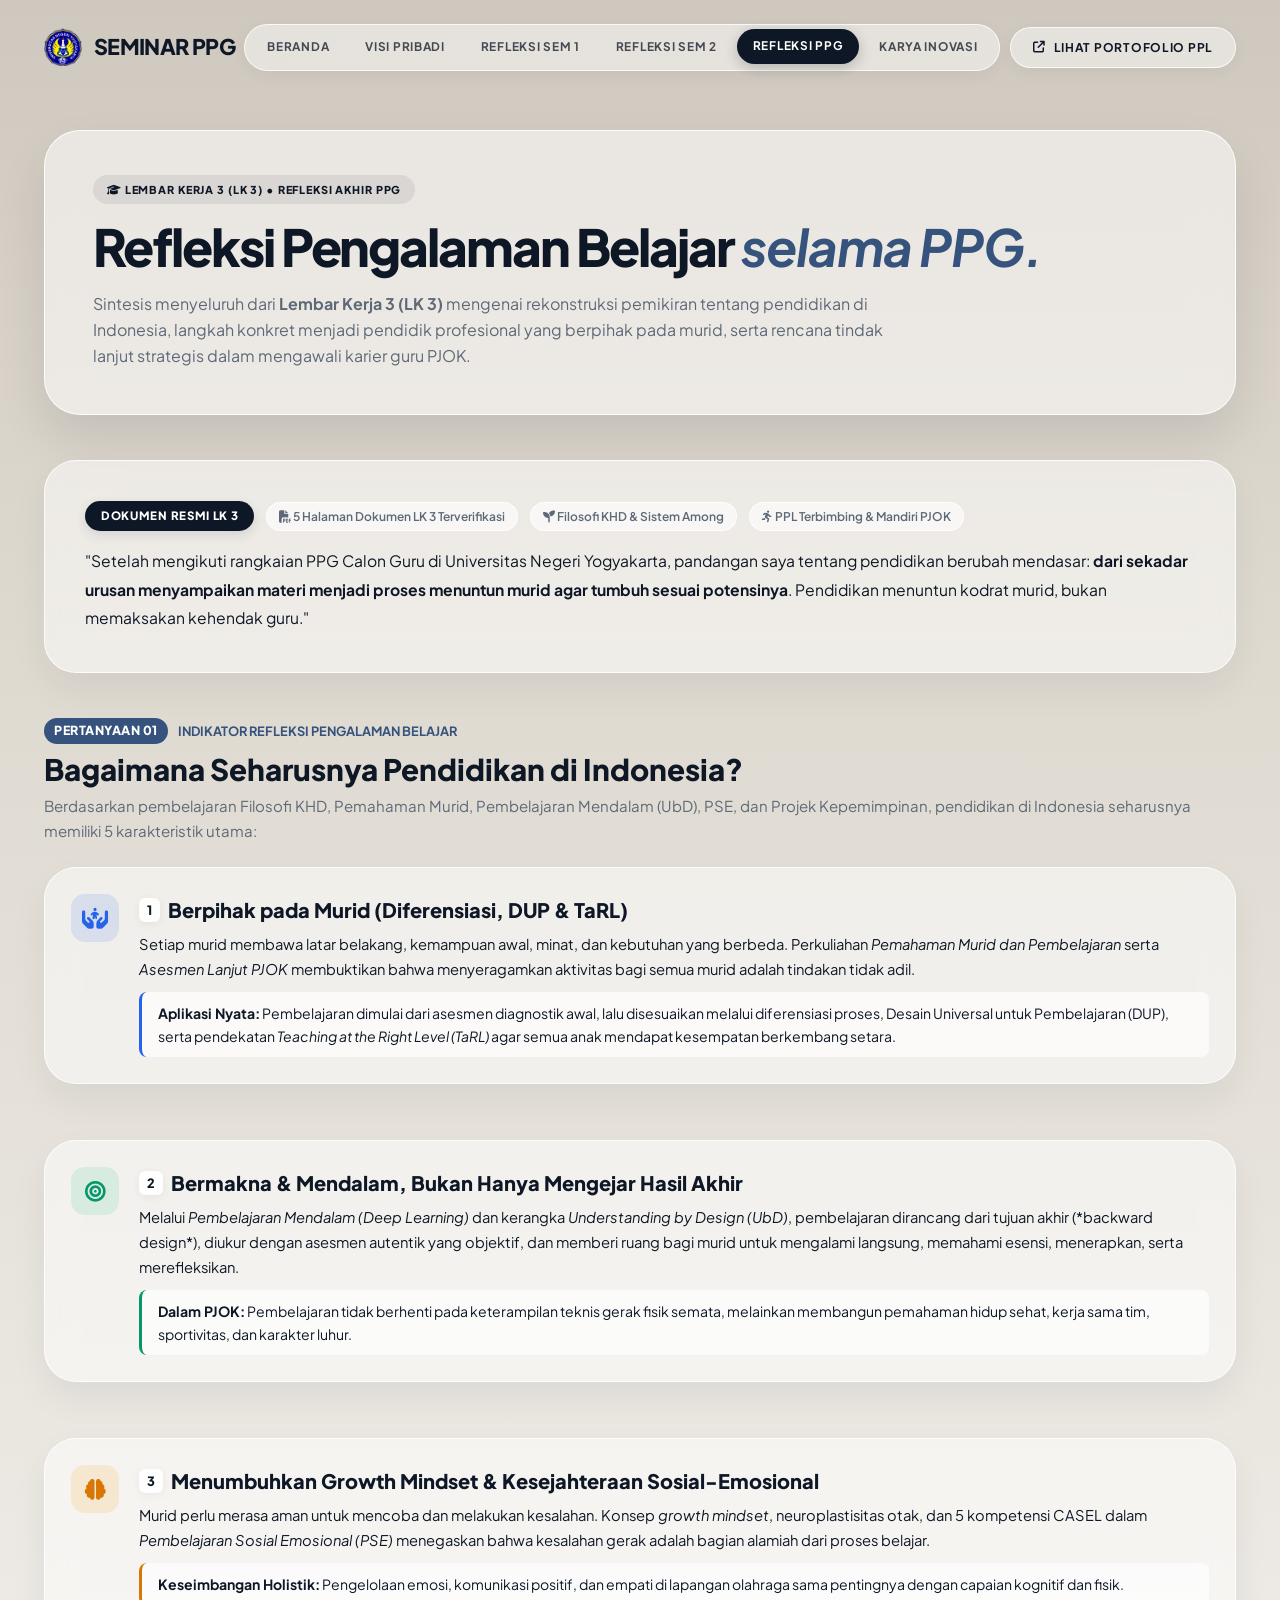
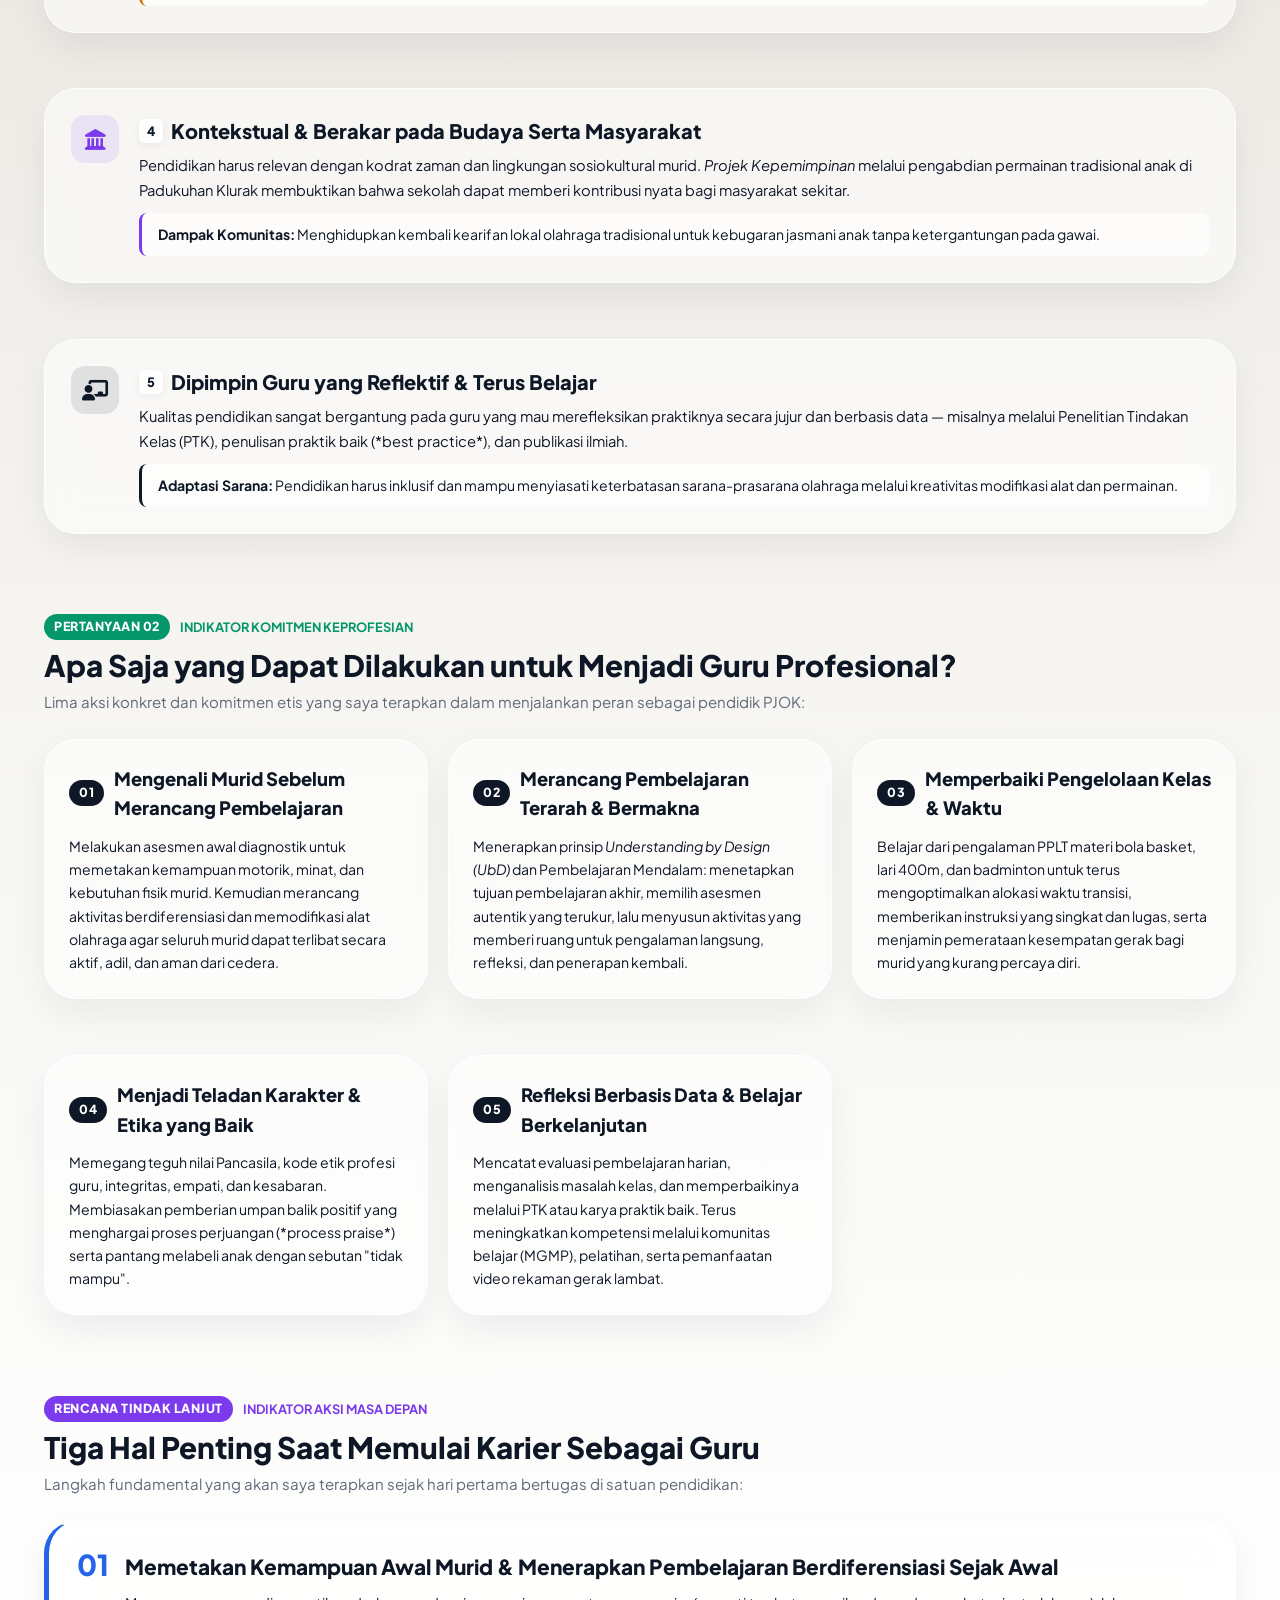
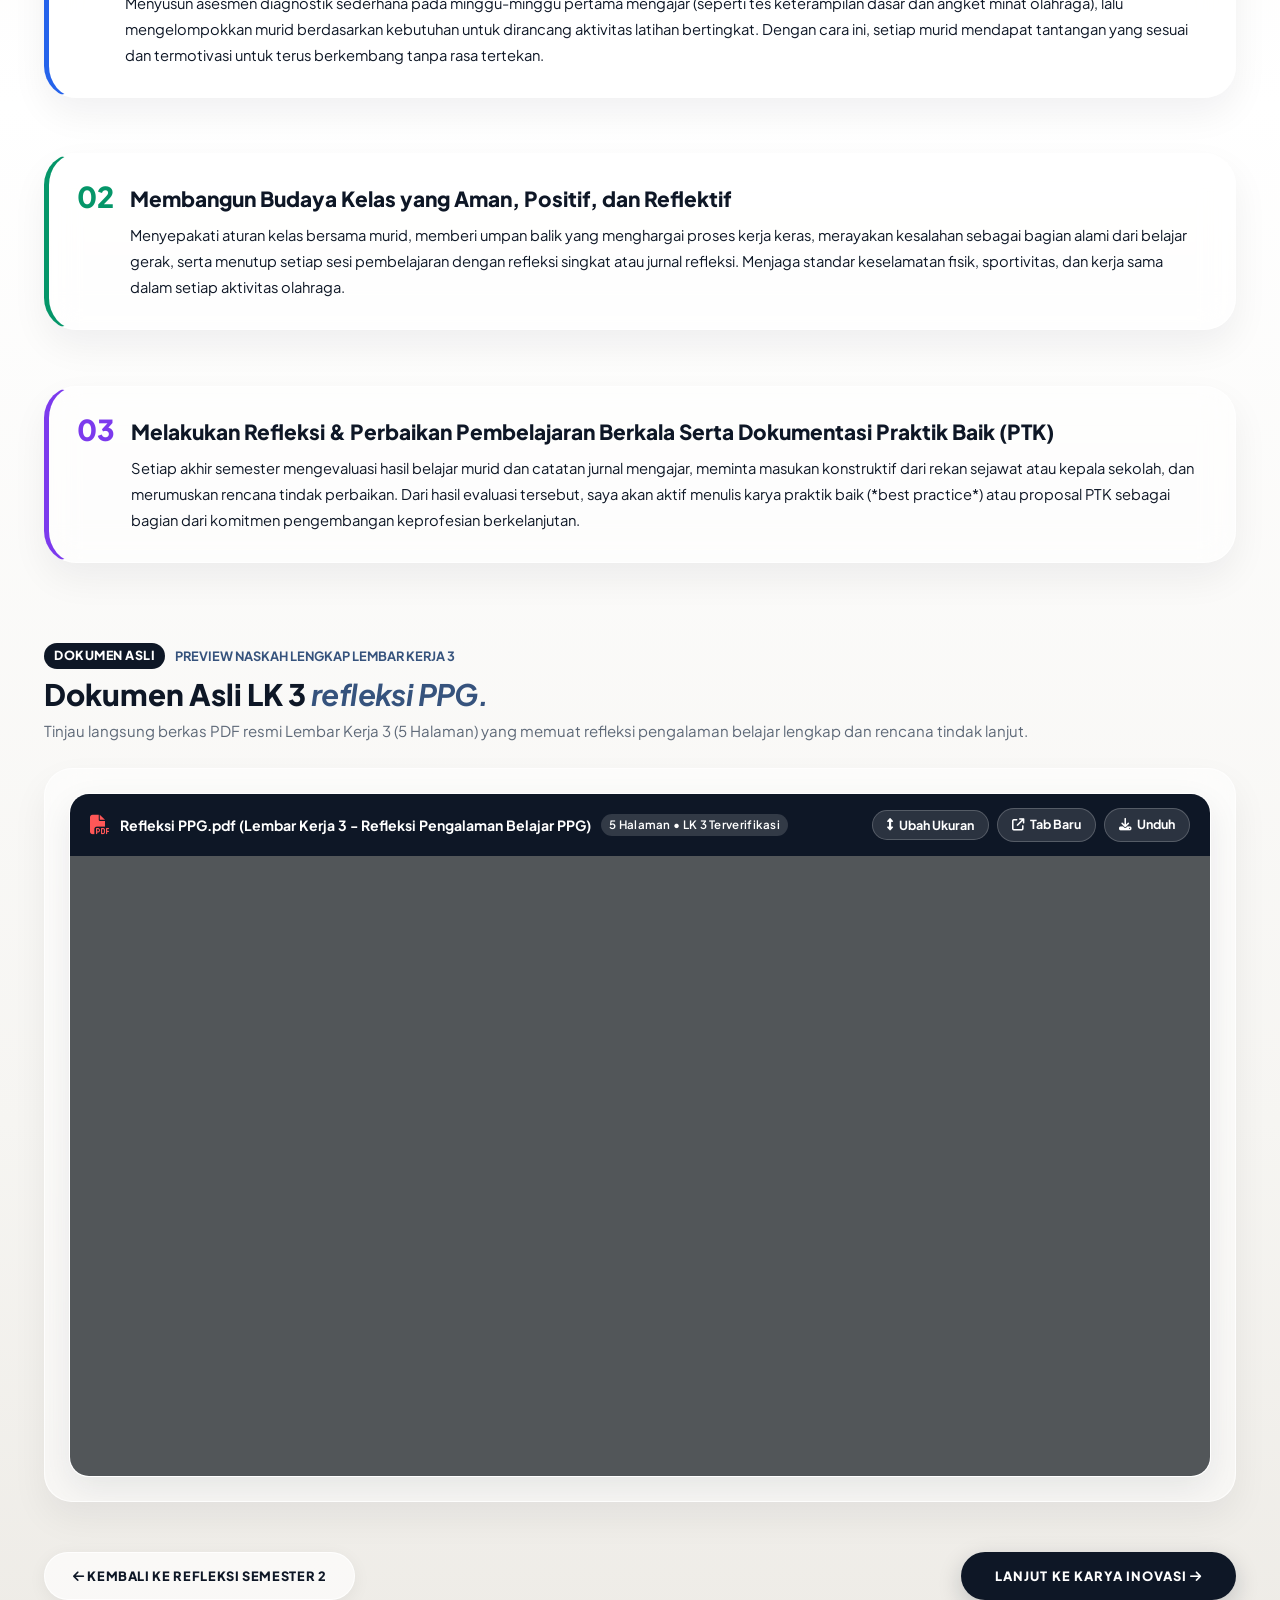
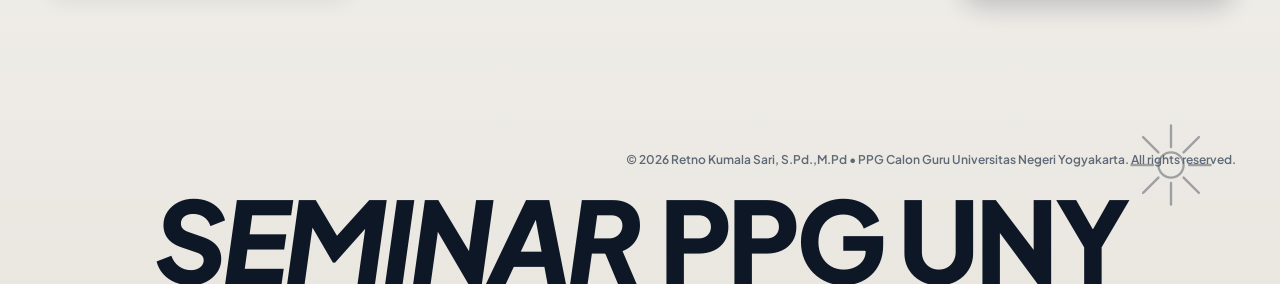
<file: refleksi.html>
<!doctype html>
<html lang="id">
  <head>
    <meta charset="UTF-8" />
    <meta name="viewport" content="width=device-width, initial-scale=1.0" />
    <title>Refleksi Pengalaman Belajar PPG (LK 3) | Retno Kumala Sari, S.Pd.,M.Pd — Universitas Negeri Yogyakarta</title>
    <meta name="description" content="Lembar Kerja 3 (LK 3) Refleksi Pengalaman Belajar Selama Mengikuti Program PPG Calon Guru UNY 2026 - Retno Kumala Sari, S.Pd.,M.Pd." />

    <link rel="shortcut icon" href="images/Logo Uny outlitne.png" type="image/x-icon" />

    <!-- Google Fonts: Plus Jakarta Sans & Caveat -->
    <link rel="preconnect" href="https://fonts.googleapis.com" />
    <link rel="preconnect" href="https://fonts.gstatic.com" crossorigin />
    <link href="https://fonts.googleapis.com/css2?family=Plus+Jakarta+Sans:ital,wght@0,300;0,400;0,500;0,600;0,700;0,800;1,400;1,600;1,700;1,800&family=Caveat:wght@600&display=swap" rel="stylesheet" />

    <!-- FontAwesome 6 -->
    <link rel="stylesheet" href="https://cdnjs.cloudflare.com/ajax/libs/font-awesome/6.5.1/css/all.min.css" />

    <!-- Main Stylesheet -->
    <link rel="stylesheet" href="css/style.css" />
  </head>

  <body>
    <!-- SVG Sunburst Definition -->
    <svg style="display: none">
      <defs>
        <g id="sunburst-shape">
          <circle cx="50" cy="50" r="14" fill="none" stroke="currentColor" stroke-width="2.5" />
          <line x1="50" y1="30" x2="50" y2="6" stroke="currentColor" stroke-width="2.6" stroke-linecap="round" />
          <line x1="50" y1="70" x2="50" y2="94" stroke="currentColor" stroke-width="2.6" stroke-linecap="round" />
          <line x1="30" y1="50" x2="6" y2="50" stroke="currentColor" stroke-width="2.6" stroke-linecap="round" />
          <line x1="70" y1="50" x2="94" y2="50" stroke="currentColor" stroke-width="2.6" stroke-linecap="round" />
          <line x1="36" y1="36" x2="19" y2="19" stroke="currentColor" stroke-width="2.6" stroke-linecap="round" />
          <line x1="64" y1="64" x2="81" y2="81" stroke="currentColor" stroke-width="2.6" stroke-linecap="round" />
          <line x1="36" y1="64" x2="19" y2="81" stroke="currentColor" stroke-width="2.6" stroke-linecap="round" />
          <line x1="64" y1="36" x2="81" y2="19" stroke="currentColor" stroke-width="2.6" stroke-linecap="round" />
        </g>
      </defs>
    </svg>

    <!-- ==========================================================================
         NAVBAR
         ========================================================================== -->
    <header class="site-header" id="siteHeader">
      <div class="container nav-wrapper">
        <a href="index.html" class="brand-logo">
          <img src="images/logo_uny.png" alt="Logo UNY" class="brand-logo-img" />
          <span>SEMINAR PPG</span>
        </a>

        <!-- Menu Navigasi (Desktop Capsule / Mobile Offcanvas Glass Menu) -->
        <nav class="nav-links" id="navLinks" aria-label="Main Navigation">
          <a href="index.html" class="nav-link">
            <span>BERANDA</span>
            <i class="fa-solid fa-chevron-right mobile-nav-arrow"></i>
          </a>
          <a href="visi.html" class="nav-link">
            <span>VISI PRIBADI</span>
            <i class="fa-solid fa-chevron-right mobile-nav-arrow"></i>
          </a>
          <a href="sem1.html" class="nav-link">
            <span>REFLEKSI SEM 1</span>
            <i class="fa-solid fa-chevron-right mobile-nav-arrow"></i>
          </a>
          <a href="sem2.html" class="nav-link">
            <span>REFLEKSI SEM 2</span>
            <i class="fa-solid fa-chevron-right mobile-nav-arrow"></i>
          </a>
          <a href="refleksi.html" class="nav-link active">
            <span>REFLEKSI PPG</span>
            <i class="fa-solid fa-chevron-right mobile-nav-arrow"></i>
          </a>
          <a href="karya.html" class="nav-link">
            <span>KARYA INOVASI</span>
            <i class="fa-solid fa-chevron-right mobile-nav-arrow"></i>
          </a>

          <!-- Mobile Only CTA inside Drawer -->
          <div class="mobile-nav-cta">
            <a href="https://e-portofolio-ppg-retno.vercel.app/" target="_blank" class="nav-contact-btn mobile-cta-full">
              <i class="fa-solid fa-arrow-up-right-from-square"></i>
              <span>LIHAT PORTOFOLIO PPL</span>
            </a>
          </div>
        </nav>

        <!-- Right Side: Desktop CTA & Hamburger Button -->
        <div class="nav-actions-group">
          <a href="https://e-portofolio-ppg-retno.vercel.app/" target="_blank" class="nav-contact-btn desktop-only-btn">
            <i class="fa-solid fa-arrow-up-right-from-square"></i>
            <span>LIHAT PORTOFOLIO PPL</span>
          </a>

          <!-- Hamburger Toggle Button (Mobile & Tablet) -->
          <button class="nav-toggle-btn" id="navToggleBtn" type="button" aria-label="Buka Menu Navigasi" aria-expanded="false" aria-controls="navLinks">
            <i class="fa-solid fa-bars"></i>
          </button>
        </div>
      </div>
    </header>

    <!-- Backdrop for Mobile / Tablet Menu -->
    <div class="nav-backdrop" id="navBackdrop"></div>

    <!-- ==========================================================================
         MAIN CONTENT: REFLEKSI PENGALAMAN BELAJAR PPG (LK 3)
         ========================================================================== -->
    <main class="subpage-main">
      <div class="container">
        <!-- Page Intro Banner -->
        <div class="page-intro-banner reveal-fade-up">
          <div>
            <span class="tag-system-updates"><i class="fa-solid fa-graduation-cap"></i> LEMBAR KERJA 3 (LK 3) • REFLEKSI AKHIR PPG</span>
          </div>
          <h1>
            Refleksi Pengalaman Belajar <span class="text-italic-accent">selama PPG.</span>
          </h1>
          <p>
            Sintesis menyeluruh dari <strong>Lembar Kerja 3 (LK 3)</strong> mengenai rekonstruksi pemikiran tentang pendidikan di Indonesia, langkah konkret menjadi pendidik profesional yang berpihak pada murid, serta rencana tindak lanjut strategis dalam mengawali karier guru PJOK.
          </p>
        </div>

        <!-- Overview LK 3 Capaian Card -->
        <div class="card-glass-block reveal-fade-up delay-100" style="margin-bottom: 36px">
          <div style="display: flex; gap: 12px; align-items: center; margin-bottom: 16px; flex-wrap: wrap">
            <span class="sem-badge-pill">DOKUMEN RESMI LK 3</span>
            <span class="sem-count-tag"><i class="fa-solid fa-file-pdf"></i> 5 Halaman Dokumen LK 3 Terverifikasi</span>
            <span class="sem-count-tag"><i class="fa-solid fa-seedling"></i> Filosofi KHD &amp; Sistem Among</span>
            <span class="sem-count-tag"><i class="fa-solid fa-person-running"></i> PPL Terbimbing &amp; Mandiri PJOK</span>
          </div>
          <p style="font-size: 0.98rem; color: var(--text-dark); line-height: 1.8; margin-bottom: 0">
            "Setelah mengikuti rangkaian PPG Calon Guru di Universitas Negeri Yogyakarta, pandangan saya tentang pendidikan berubah mendasar: <strong>dari sekadar urusan menyampaikan materi menjadi proses menuntun murid agar tumbuh sesuai potensinya</strong>. Pendidikan menuntun kodrat murid, bukan memaksakan kehendak guru."
          </p>
        </div>

        <!-- ======================================================================
             BAGIAN 1: PENDIDIKAN DI INDONESIA SEHARUSNYA
             ====================================================================== -->
        <div style="margin: 45px 0 24px" class="reveal-fade-up delay-150">
          <div style="display: flex; align-items: center; gap: 10px; margin-bottom: 6px">
            <span class="badge-course-num" style="background: var(--slate-blue)">PERTANYAAN 01</span>
            <span style="font-size: 0.8rem; color: var(--slate-blue); font-weight: 700; text-transform: uppercase">Indikator Refleksi Pengalaman Belajar</span>
          </div>
          <h2 style="font-size: 1.85rem; font-weight: 800; color: var(--deep-navy); line-height: 1.3">
            Bagaimana Seharusnya Pendidikan di Indonesia?
          </h2>
          <p style="color: var(--text-muted); font-size: 0.94rem; margin-top: 6px">
            Berdasarkan pembelajaran Filosofi KHD, Pemahaman Murid, Pembelajaran Mendalam (UbD), PSE, dan Projek Kepemimpinan, pendidikan di Indonesia seharusnya memiliki 5 karakteristik utama:
          </p>
        </div>

        <div style="display: flex; flex-direction: column; gap: 20px; margin-bottom: 45px">

          <!-- Poin 1 -->
          <div class="card-glass-block reveal-fade-up delay-100" style="padding: 26px">
            <div style="display: flex; gap: 20px; align-items: flex-start; flex-wrap: wrap">
              <div style="width: 48px; height: 48px; border-radius: 14px; background: rgba(37, 99, 235, 0.12); color: #2563eb; display: flex; align-items: center; justify-content: center; font-size: 1.3rem; flex-shrink: 0">
                <i class="fa-solid fa-hands-holding-child"></i>
              </div>
              <div style="flex: 1; min-width: 280px">
                <div style="display: flex; align-items: center; gap: 8px; margin-bottom: 6px">
                  <span class="card-num-badge">1</span>
                  <h3 style="font-size: 1.25rem; font-weight: 800; color: var(--deep-navy)">Berpihak pada Murid (Diferensiasi, DUP &amp; TaRL)</h3>
                </div>
                <p style="font-size: 0.92rem; color: var(--text-dark); line-height: 1.7; margin-bottom: 10px">
                  Setiap murid membawa latar belakang, kemampuan awal, minat, dan kebutuhan yang berbeda. Perkuliahan <em>Pemahaman Murid dan Pembelajaran</em> serta <em>Asesmen Lanjut PJOK</em> membuktikan bahwa menyeragamkan aktivitas bagi semua murid adalah tindakan tidak adil.
                </p>
                <div style="background: rgba(255, 255, 255, 0.65); border-left: 3px solid #2563eb; padding: 10px 16px; border-radius: 8px; font-size: 0.88rem; color: var(--deep-navy)">
                  <strong>Aplikasi Nyata:</strong> Pembelajaran dimulai dari asesmen diagnostik awal, lalu disesuaikan melalui diferensiasi proses, Desain Universal untuk Pembelajaran (DUP), serta pendekatan <em>Teaching at the Right Level (TaRL)</em> agar semua anak mendapat kesempatan berkembang setara.
                </div>
              </div>
            </div>
          </div>

          <!-- Poin 2 -->
          <div class="card-glass-block reveal-fade-up delay-150" style="padding: 26px">
            <div style="display: flex; gap: 20px; align-items: flex-start; flex-wrap: wrap">
              <div style="width: 48px; height: 48px; border-radius: 14px; background: rgba(16, 185, 129, 0.12); color: #059669; display: flex; align-items: center; justify-content: center; font-size: 1.3rem; flex-shrink: 0">
                <i class="fa-solid fa-bullseye"></i>
              </div>
              <div style="flex: 1; min-width: 280px">
                <div style="display: flex; align-items: center; gap: 8px; margin-bottom: 6px">
                  <span class="card-num-badge">2</span>
                  <h3 style="font-size: 1.25rem; font-weight: 800; color: var(--deep-navy)">Bermakna &amp; Mendalam, Bukan Hanya Mengejar Hasil Akhir</h3>
                </div>
                <p style="font-size: 0.92rem; color: var(--text-dark); line-height: 1.7; margin-bottom: 10px">
                  Melalui <em>Pembelajaran Mendalam (Deep Learning)</em> dan kerangka <em>Understanding by Design (UbD)</em>, pembelajaran dirancang dari tujuan akhir (*backward design*), diukur dengan asesmen autentik yang objektif, dan memberi ruang bagi murid untuk mengalami langsung, memahami esensi, menerapkan, serta merefleksikan.
                </p>
                <div style="background: rgba(255, 255, 255, 0.65); border-left: 3px solid #059669; padding: 10px 16px; border-radius: 8px; font-size: 0.88rem; color: var(--deep-navy)">
                  <strong>Dalam PJOK:</strong> Pembelajaran tidak berhenti pada keterampilan teknis gerak fisik semata, melainkan membangun pemahaman hidup sehat, kerja sama tim, sportivitas, dan karakter luhur.
                </div>
              </div>
            </div>
          </div>

          <!-- Poin 3 -->
          <div class="card-glass-block reveal-fade-up delay-200" style="padding: 26px">
            <div style="display: flex; gap: 20px; align-items: flex-start; flex-wrap: wrap">
              <div style="width: 48px; height: 48px; border-radius: 14px; background: rgba(245, 158, 11, 0.14); color: #d97706; display: flex; align-items: center; justify-content: center; font-size: 1.3rem; flex-shrink: 0">
                <i class="fa-solid fa-brain"></i>
              </div>
              <div style="flex: 1; min-width: 280px">
                <div style="display: flex; align-items: center; gap: 8px; margin-bottom: 6px">
                  <span class="card-num-badge">3</span>
                  <h3 style="font-size: 1.25rem; font-weight: 800; color: var(--deep-navy)">Menumbuhkan Growth Mindset &amp; Kesejahteraan Sosial-Emosional</h3>
                </div>
                <p style="font-size: 0.92rem; color: var(--text-dark); line-height: 1.7; margin-bottom: 10px">
                  Murid perlu merasa aman untuk mencoba dan melakukan kesalahan. Konsep <em>growth mindset</em>, neuroplastisitas otak, dan 5 kompetensi CASEL dalam <em>Pembelajaran Sosial Emosional (PSE)</em> menegaskan bahwa kesalahan gerak adalah bagian alamiah dari proses belajar.
                </p>
                <div style="background: rgba(255, 255, 255, 0.65); border-left: 3px solid #d97706; padding: 10px 16px; border-radius: 8px; font-size: 0.88rem; color: var(--deep-navy)">
                  <strong>Keseimbangan Holistik:</strong> Pengelolaan emosi, komunikasi positif, dan empati di lapangan olahraga sama pentingnya dengan capaian kognitif dan fisik.
                </div>
              </div>
            </div>
          </div>

          <!-- Poin 4 -->
          <div class="card-glass-block reveal-fade-up delay-250" style="padding: 26px">
            <div style="display: flex; gap: 20px; align-items: flex-start; flex-wrap: wrap">
              <div style="width: 48px; height: 48px; border-radius: 14px; background: rgba(139, 92, 246, 0.12); color: #7c3aed; display: flex; align-items: center; justify-content: center; font-size: 1.3rem; flex-shrink: 0">
                <i class="fa-solid fa-landmark"></i>
              </div>
              <div style="flex: 1; min-width: 280px">
                <div style="display: flex; align-items: center; gap: 8px; margin-bottom: 6px">
                  <span class="card-num-badge">4</span>
                  <h3 style="font-size: 1.25rem; font-weight: 800; color: var(--deep-navy)">Kontekstual &amp; Berakar pada Budaya Serta Masyarakat</h3>
                </div>
                <p style="font-size: 0.92rem; color: var(--text-dark); line-height: 1.7; margin-bottom: 10px">
                  Pendidikan harus relevan dengan kodrat zaman dan lingkungan sosiokultural murid. <em>Projek Kepemimpinan</em> melalui pengabdian permainan tradisional anak di Padukuhan Klurak membuktikan bahwa sekolah dapat memberi kontribusi nyata bagi masyarakat sekitar.
                </p>
                <div style="background: rgba(255, 255, 255, 0.65); border-left: 3px solid #7c3aed; padding: 10px 16px; border-radius: 8px; font-size: 0.88rem; color: var(--deep-navy)">
                  <strong>Dampak Komunitas:</strong> Menghidupkan kembali kearifan lokal olahraga tradisional untuk kebugaran jasmani anak tanpa ketergantungan pada gawai.
                </div>
              </div>
            </div>
          </div>

          <!-- Poin 5 -->
          <div class="card-glass-block reveal-fade-up delay-300" style="padding: 26px">
            <div style="display: flex; gap: 20px; align-items: flex-start; flex-wrap: wrap">
              <div style="width: 48px; height: 48px; border-radius: 14px; background: rgba(14, 23, 38, 0.1); color: var(--deep-navy); display: flex; align-items: center; justify-content: center; font-size: 1.3rem; flex-shrink: 0">
                <i class="fa-solid fa-chalkboard-user"></i>
              </div>
              <div style="flex: 1; min-width: 280px">
                <div style="display: flex; align-items: center; gap: 8px; margin-bottom: 6px">
                  <span class="card-num-badge">5</span>
                  <h3 style="font-size: 1.25rem; font-weight: 800; color: var(--deep-navy)">Dipimpin Guru yang Reflektif &amp; Terus Belajar</h3>
                </div>
                <p style="font-size: 0.92rem; color: var(--text-dark); line-height: 1.7; margin-bottom: 10px">
                  Kualitas pendidikan sangat bergantung pada guru yang mau merefleksikan praktiknya secara jujur dan berbasis data — misalnya melalui Penelitian Tindakan Kelas (PTK), penulisan praktik baik (*best practice*), dan publikasi ilmiah.
                </p>
                <div style="background: rgba(255, 255, 255, 0.65); border-left: 3px solid var(--deep-navy); padding: 10px 16px; border-radius: 8px; font-size: 0.88rem; color: var(--deep-navy)">
                  <strong>Adaptasi Sarana:</strong> Pendidikan harus inklusif dan mampu menyiasati keterbatasan sarana-prasarana olahraga melalui kreativitas modifikasi alat dan permainan.
                </div>
              </div>
            </div>
          </div>

        </div>

        <!-- ======================================================================
             BAGIAN 2: LANGKAH MENJADI GURU PROFESIONAL
             ====================================================================== -->
        <div style="margin: 45px 0 24px" class="reveal-fade-up delay-150">
          <div style="display: flex; align-items: center; gap: 10px; margin-bottom: 6px">
            <span class="badge-course-num" style="background: #059669">PERTANYAAN 02</span>
            <span style="font-size: 0.8rem; color: #059669; font-weight: 700; text-transform: uppercase">Indikator Komitmen Keprofesian</span>
          </div>
          <h2 style="font-size: 1.85rem; font-weight: 800; color: var(--deep-navy); line-height: 1.3">
            Apa Saja yang Dapat Dilakukan untuk Menjadi Guru Profesional?
          </h2>
          <p style="color: var(--text-muted); font-size: 0.94rem; margin-top: 6px">
            Lima aksi konkret dan komitmen etis yang saya terapkan dalam menjalankan peran sebagai pendidik PJOK:
          </p>
        </div>

        <div style="display: grid; grid-template-columns: repeat(auto-fit, minmax(320px, 1fr)); gap: 20px; margin-bottom: 45px" class="reveal-fade-up delay-200">

          <!-- Langkah 1 -->
          <div class="card-glass-block" style="padding: 24px">
            <div style="display: flex; align-items: center; gap: 10px; margin-bottom: 12px">
              <span class="badge-course-num">01</span>
              <h3 style="font-size: 1.15rem; font-weight: 800; color: var(--deep-navy)">Mengenali Murid Sebelum Merancang Pembelajaran</h3>
            </div>
            <p style="font-size: 0.88rem; color: var(--text-dark); line-height: 1.65">
              Melakukan asesmen awal diagnostik untuk memetakan kemampuan motorik, minat, dan kebutuhan fisik murid. Kemudian merancang aktivitas berdiferensiasi dan memodifikasi alat olahraga agar seluruh murid dapat terlibat secara aktif, adil, dan aman dari cedera.
            </p>
          </div>

          <!-- Langkah 2 -->
          <div class="card-glass-block" style="padding: 24px">
            <div style="display: flex; align-items: center; gap: 10px; margin-bottom: 12px">
              <span class="badge-course-num">02</span>
              <h3 style="font-size: 1.15rem; font-weight: 800; color: var(--deep-navy)">Merancang Pembelajaran Terarah &amp; Bermakna</h3>
            </div>
            <p style="font-size: 0.88rem; color: var(--text-dark); line-height: 1.65">
              Menerapkan prinsip <em>Understanding by Design (UbD)</em> dan Pembelajaran Mendalam: menetapkan tujuan pembelajaran akhir, memilih asesmen autentik yang terukur, lalu menyusun aktivitas yang memberi ruang untuk pengalaman langsung, refleksi, dan penerapan kembali.
            </p>
          </div>

          <!-- Langkah 3 -->
          <div class="card-glass-block" style="padding: 24px">
            <div style="display: flex; align-items: center; gap: 10px; margin-bottom: 12px">
              <span class="badge-course-num">03</span>
              <h3 style="font-size: 1.15rem; font-weight: 800; color: var(--deep-navy)">Memperbaiki Pengelolaan Kelas &amp; Waktu</h3>
            </div>
            <p style="font-size: 0.88rem; color: var(--text-dark); line-height: 1.65">
              Belajar dari pengalaman PPLT materi bola basket, lari 400m, dan badminton untuk terus mengoptimalkan alokasi waktu transisi, memberikan instruksi yang singkat dan lugas, serta menjamin pemerataan kesempatan gerak bagi murid yang kurang percaya diri.
            </p>
          </div>

          <!-- Langkah 4 -->
          <div class="card-glass-block" style="padding: 24px">
            <div style="display: flex; align-items: center; gap: 10px; margin-bottom: 12px">
              <span class="badge-course-num">04</span>
              <h3 style="font-size: 1.15rem; font-weight: 800; color: var(--deep-navy)">Menjadi Teladan Karakter &amp; Etika yang Baik</h3>
            </div>
            <p style="font-size: 0.88rem; color: var(--text-dark); line-height: 1.65">
              Memegang teguh nilai Pancasila, kode etik profesi guru, integritas, empati, dan kesabaran. Membiasakan pemberian umpan balik positif yang menghargai proses perjuangan (*process praise*) serta pantang melabeli anak dengan sebutan "tidak mampu".
            </p>
          </div>

          <!-- Langkah 5 -->
          <div class="card-glass-block" style="padding: 24px">
            <div style="display: flex; align-items: center; gap: 10px; margin-bottom: 12px">
              <span class="badge-course-num">05</span>
              <h3 style="font-size: 1.15rem; font-weight: 800; color: var(--deep-navy)">Refleksi Berbasis Data &amp; Belajar Berkelanjutan</h3>
            </div>
            <p style="font-size: 0.88rem; color: var(--text-dark); line-height: 1.65">
              Mencatat evaluasi pembelajaran harian, menganalisis masalah kelas, dan memperbaikinya melalui PTK atau karya praktik baik. Terus meningkatkan kompetensi melalui komunitas belajar (MGMP), pelatihan, serta pemanfaatan video rekaman gerak lambat.
            </p>
          </div>

        </div>

        <!-- ======================================================================
             BAGIAN 3: RENCANA TINDAK LANJUT AWAL KARIER
             ====================================================================== -->
        <div style="margin: 45px 0 24px" class="reveal-fade-up delay-150">
          <div style="display: flex; align-items: center; gap: 10px; margin-bottom: 6px">
            <span class="badge-course-num" style="background: #7c3aed">RENCANA TINDAK LANJUT</span>
            <span style="font-size: 0.8rem; color: #7c3aed; font-weight: 700; text-transform: uppercase">Indikator Aksi Masa Depan</span>
          </div>
          <h2 style="font-size: 1.85rem; font-weight: 800; color: var(--deep-navy); line-height: 1.3">
            Tiga Hal Penting Saat Memulai Karier Sebagai Guru
          </h2>
          <p style="color: var(--text-muted); font-size: 0.94rem; margin-top: 6px">
            Langkah fundamental yang akan saya terapkan sejak hari pertama bertugas di satuan pendidikan:
          </p>
        </div>

        <div style="display: flex; flex-direction: column; gap: 20px; margin-bottom: 45px">

          <!-- RTL 1 -->
          <div class="card-glass-block reveal-fade-up delay-100" style="padding: 28px; border-left: 5px solid #2563eb">
            <div style="display: flex; gap: 16px; align-items: flex-start">
              <div style="font-size: 1.8rem; font-weight: 800; color: #2563eb; line-height: 1; flex-shrink: 0">
                01
              </div>
              <div>
                <h3 style="font-size: 1.3rem; font-weight: 800; color: var(--deep-navy); margin-bottom: 8px">
                  Memetakan Kemampuan Awal Murid &amp; Menerapkan Pembelajaran Berdiferensiasi Sejak Awal
                </h3>
                <p style="font-size: 0.92rem; color: var(--text-dark); line-height: 1.75">
                  Menyusun asesmen diagnostik sederhana pada minggu-minggu pertama mengajar (seperti tes keterampilan dasar dan angket minat olahraga), lalu mengelompokkan murid berdasarkan kebutuhan untuk dirancang aktivitas latihan bertingkat. Dengan cara ini, setiap murid mendapat tantangan yang sesuai dan termotivasi untuk terus berkembang tanpa rasa tertekan.
                </p>
              </div>
            </div>
          </div>

          <!-- RTL 2 -->
          <div class="card-glass-block reveal-fade-up delay-150" style="padding: 28px; border-left: 5px solid #059669">
            <div style="display: flex; gap: 16px; align-items: flex-start">
              <div style="font-size: 1.8rem; font-weight: 800; color: #059669; line-height: 1; flex-shrink: 0">
                02
              </div>
              <div>
                <h3 style="font-size: 1.3rem; font-weight: 800; color: var(--deep-navy); margin-bottom: 8px">
                  Membangun Budaya Kelas yang Aman, Positif, dan Reflektif
                </h3>
                <p style="font-size: 0.92rem; color: var(--text-dark); line-height: 1.75">
                  Menyepakati aturan kelas bersama murid, memberi umpan balik yang menghargai proses kerja keras, merayakan kesalahan sebagai bagian alami dari belajar gerak, serta menutup setiap sesi pembelajaran dengan refleksi singkat atau jurnal refleksi. Menjaga standar keselamatan fisik, sportivitas, dan kerja sama dalam setiap aktivitas olahraga.
                </p>
              </div>
            </div>
          </div>

          <!-- RTL 3 -->
          <div class="card-glass-block reveal-fade-up delay-200" style="padding: 28px; border-left: 5px solid #7c3aed">
            <div style="display: flex; gap: 16px; align-items: flex-start">
              <div style="font-size: 1.8rem; font-weight: 800; color: #7c3aed; line-height: 1; flex-shrink: 0">
                03
              </div>
              <div>
                <h3 style="font-size: 1.3rem; font-weight: 800; color: var(--deep-navy); margin-bottom: 8px">
                  Melakukan Refleksi &amp; Perbaikan Pembelajaran Berkala Serta Dokumentasi Praktik Baik (PTK)
                </h3>
                <p style="font-size: 0.92rem; color: var(--text-dark); line-height: 1.75">
                  Setiap akhir semester mengevaluasi hasil belajar murid dan catatan jurnal mengajar, meminta masukan konstruktif dari rekan sejawat atau kepala sekolah, dan merumuskan rencana tindak perbaikan. Dari hasil evaluasi tersebut, saya akan aktif menulis karya praktik baik (*best practice*) atau proposal PTK sebagai bagian dari komitmen pengembangan keprofesian berkelanjutan.
                </p>
              </div>
            </div>
          </div>

        </div>

        <!-- ======================================================================
             BAGIAN 4: DEDICATED PDF VIEWER (DOKUMEN/REFLEKSI PPG.PDF)
             ====================================================================== -->
        <div style="margin: 45px 0 24px" class="reveal-fade-up delay-150">
          <div style="display: flex; align-items: center; gap: 10px; margin-bottom: 6px">
            <span class="badge-course-num" style="background: var(--deep-navy)">DOKUMEN ASLI</span>
            <span style="font-size: 0.8rem; color: var(--slate-blue); font-weight: 700; text-transform: uppercase">Preview Naskah Lengkap Lembar Kerja 3</span>
          </div>
          <h2 style="font-size: 1.85rem; font-weight: 800; color: var(--deep-navy); line-height: 1.3">
            Dokumen Asli LK 3 <span class="text-italic-accent">refleksi PPG.</span>
          </h2>
          <p style="color: var(--text-muted); font-size: 0.94rem; margin-top: 6px">
            Tinjau langsung berkas PDF resmi Lembar Kerja 3 (5 Halaman) yang memuat refleksi pengalaman belajar lengkap dan rencana tindak lanjut.
          </p>
        </div>

        <article class="course-glass-card reveal-fade-up delay-200" id="dokumen-refleksi-ppg" style="padding: 24px; margin-bottom: 45px">
          <div class="pdf-viewer-container" style="margin-top: 0">
            <div class="pdf-viewer-bar">
              <div class="pdf-file-info">
                <i class="fa-solid fa-file-pdf"></i>
                <span>Refleksi PPG.pdf (Lembar Kerja 3 - Refleksi Pengalaman Belajar PPG)</span>
                <span class="pdf-page-count-badge">5 Halaman • LK 3 Terverifikasi</span>
              </div>
              <div class="pdf-viewer-controls">
                <button type="button" class="pdf-btn-ctrl toggle-expand-frame" title="Perbesar / Perkecil Tampilan Viewer">
                  <i class="fa-solid fa-up-down"></i> <span>Ubah Ukuran</span>
                </button>
                <a href="Dokumen/Refleksi%20PPG.pdf" target="_blank" class="pdf-btn-ctrl" title="Buka Dokumen di Tab Baru">
                  <i class="fa-solid fa-arrow-up-right-from-square"></i> <span>Tab Baru</span>
                </a>
                <a href="Dokumen/Refleksi%20PPG.pdf" download="Refleksi_PPG_Retno_LK3.pdf" class="pdf-btn-ctrl" title="Unduh Berkas PDF">
                  <i class="fa-solid fa-download"></i> <span>Unduh</span>
                </a>
              </div>
            </div>
            <div class="pdf-frame-wrapper" style="height: 620px">
              <iframe src="Dokumen/Refleksi%20PPG.pdf#toolbar=1&amp;navpanes=0" title="PDF Viewer Lembar Kerja 3 Refleksi Pengalaman Belajar PPG" loading="lazy"></iframe>
            </div>
            <div class="pdf-mobile-fallback">
              <span><i class="fa-solid fa-circle-info"></i> Tampilan dokumen PDF optimal pada layar desktop/tablet.</span>
              <a href="Dokumen/Refleksi%20PPG.pdf" target="_blank" class="btn-pill-reserve" style="padding: 6px 14px; font-size: 0.78rem">
                <span>Buka Dokumen PDF</span> <i class="fa-solid fa-arrow-right"></i>
              </a>
            </div>
          </div>
        </article>

        <!-- Subpage Navigation Row -->
        <div class="subpage-nav-row reveal-fade-up delay-250">
          <a href="sem2.html" class="btn-pill-glass">
            <i class="fa-solid fa-arrow-left"></i>
            <span>Kembali ke Refleksi Semester 2</span>
          </a>
          <a href="karya.html" class="btn-pill-dark">
            <span>Lanjut ke Karya Inovasi</span>
            <i class="fa-solid fa-arrow-right"></i>
          </a>
        </div>
      </div>
    </main>

    <!-- ==========================================================================
         FOOTER
         ========================================================================== -->
    <footer class="site-footer">
      <svg class="sunburst-icon footer-sunburst-right" viewBox="0 0 100 100" aria-hidden="true">
        <use href="#sunburst-shape" />
      </svg>
      <div class="container">
        <div class="footer-top-meta">
          <p class="footer-copyright-text">&copy; 2026 Retno Kumala Sari, S.Pd.,M.Pd • PPG Calon Guru Universitas Negeri Yogyakarta. All rights reserved.</p>
        </div>
      </div>
      <div class="footer-giant-brand reveal-fade-up delay-200" aria-hidden="true">
        <div class="giant-brand-text">
          <span class="giant-symbol">SEMINAR</span>
          <span>PPG UNY</span>
        </div>
      </div>
    </footer>

    <!-- Interactive Scripts -->
    <script>
      // Header Glassmorphism Scroll Effect
      window.addEventListener("scroll", () => {
        const header = document.getElementById("siteHeader");
        if (window.scrollY > 30) header.classList.add("scrolled");
        else header.classList.remove("scrolled");
      });

      // Mobile / Tablet Menu Navigation Toggle
      const navToggleBtn = document.getElementById("navToggleBtn");
      const navLinks = document.getElementById("navLinks");
      const navBackdrop = document.getElementById("navBackdrop");

      function toggleMobileMenu() {
        const isOpen = navLinks.classList.toggle("open");
        if (navBackdrop) navBackdrop.classList.toggle("active", isOpen);
        if (navToggleBtn) {
          navToggleBtn.setAttribute("aria-expanded", isOpen);
          const icon = navToggleBtn.querySelector("i");
          if (icon) icon.className = isOpen ? "fa-solid fa-xmark" : "fa-solid fa-bars";
        }
      }

      function closeMobileMenu() {
        if (navLinks) navLinks.classList.remove("open");
        if (navBackdrop) navBackdrop.classList.remove("active");
        if (navToggleBtn) {
          navToggleBtn.setAttribute("aria-expanded", "false");
          const icon = navToggleBtn.querySelector("i");
          if (icon) icon.className = "fa-solid fa-bars";
        }
      }

      if (navToggleBtn) navToggleBtn.addEventListener("click", toggleMobileMenu);
      if (navBackdrop) navBackdrop.addEventListener("click", closeMobileMenu);
      document.querySelectorAll(".nav-link").forEach((link) => link.addEventListener("click", closeMobileMenu));
      document.addEventListener("keydown", (e) => {
        if (e.key === "Escape") closeMobileMenu();
      });

      // Scroll-Linked Rotation for Sunbursts
      const sunburstIcons = document.querySelectorAll(".sunburst-icon");
      let scrollTicking = false;

      function updateScrollRotation() {
        const scrollY = window.pageYOffset || document.documentElement.scrollTop;
        sunburstIcons.forEach((icon, index) => {
          const direction = index % 2 === 0 ? 1 : -1;
          const rotation = (scrollY * 0.22 * direction) % 360;
          icon.style.transform = `rotate(${rotation.toFixed(2)}deg)`;
        });
        scrollTicking = false;
      }

      window.addEventListener("scroll", () => {
        if (!scrollTicking) {
          window.requestAnimationFrame(updateScrollRotation);
          scrollTicking = true;
        }
      }, { passive: true });

      // Interactive PDF Frame Height Toggle (Normal 620px vs Expanded 880px)
      document.querySelectorAll(".toggle-expand-frame").forEach((btn) => {
        btn.addEventListener("click", () => {
          const container = btn.closest(".pdf-viewer-container");
          if (!container) return;
          const wrapper = container.querySelector(".pdf-frame-wrapper");
          if (!wrapper) return;

          wrapper.classList.toggle("expanded");
          const icon = btn.querySelector("i");
          const text = btn.querySelector("span");

          if (wrapper.classList.contains("expanded")) {
            if (icon) icon.className = "fa-solid fa-compress";
            if (text) text.textContent = "Kecilkan";
          } else {
            if (icon) icon.className = "fa-solid fa-up-down";
            if (text) text.textContent = "Ubah Ukuran";
          }
        });
      });

      // Scroll Reveal System using IntersectionObserver
      document.addEventListener("DOMContentLoaded", () => {
        updateScrollRotation();

        const revealElements = document.querySelectorAll(
          ".reveal-fade-up, .reveal-fade-left, .reveal-fade-right, .reveal-scale"
        );

        if ("IntersectionObserver" in window) {
          const observerOptions = {
            threshold: 0.1,
            rootMargin: "0px 0px -40px 0px"
          };

          const observer = new IntersectionObserver((entries, obs) => {
            entries.forEach((entry) => {
              if (entry.isIntersecting) {
                entry.target.classList.add("is-revealed");
                obs.unobserve(entry.target);
              }
            });
          }, observerOptions);

          revealElements.forEach((el) => observer.observe(el));
        } else {
          revealElements.forEach((el) => el.classList.add("is-revealed"));
        }
      });
    </script>
  </body>
</html>
</file>
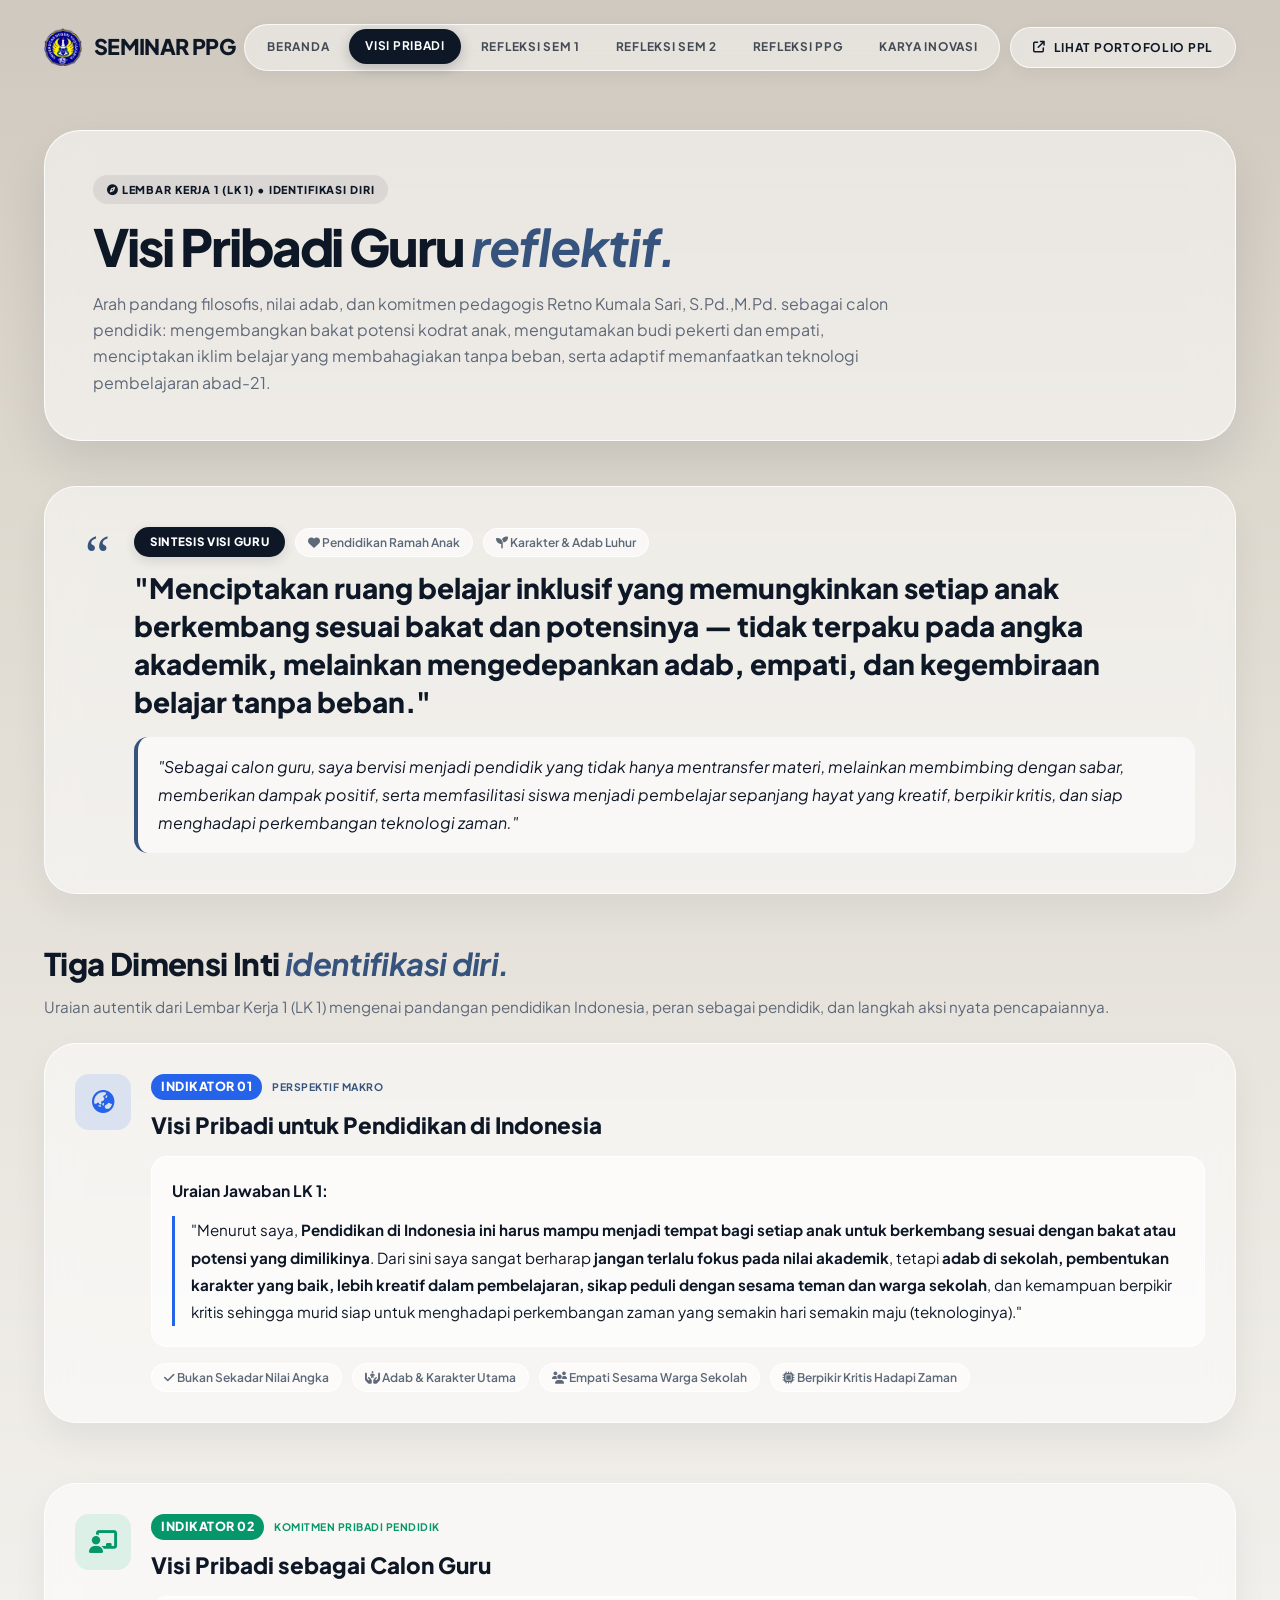
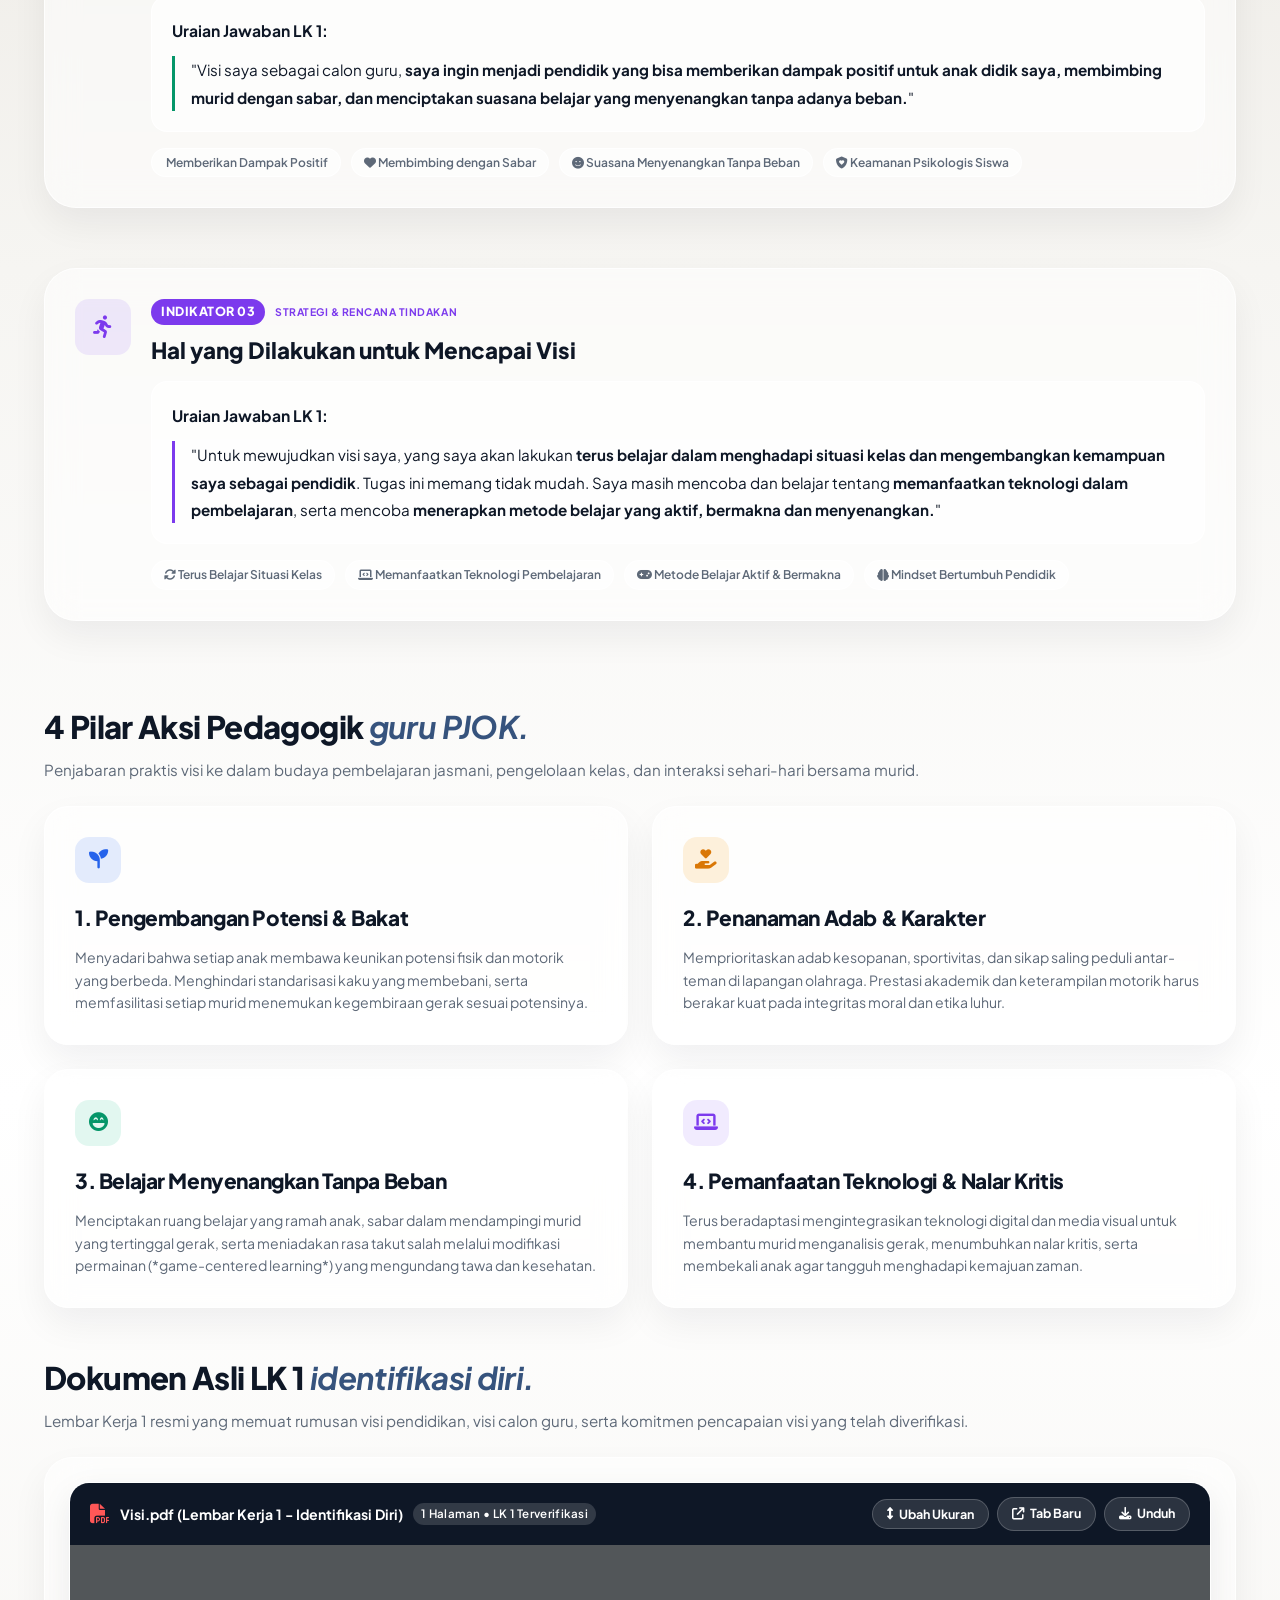
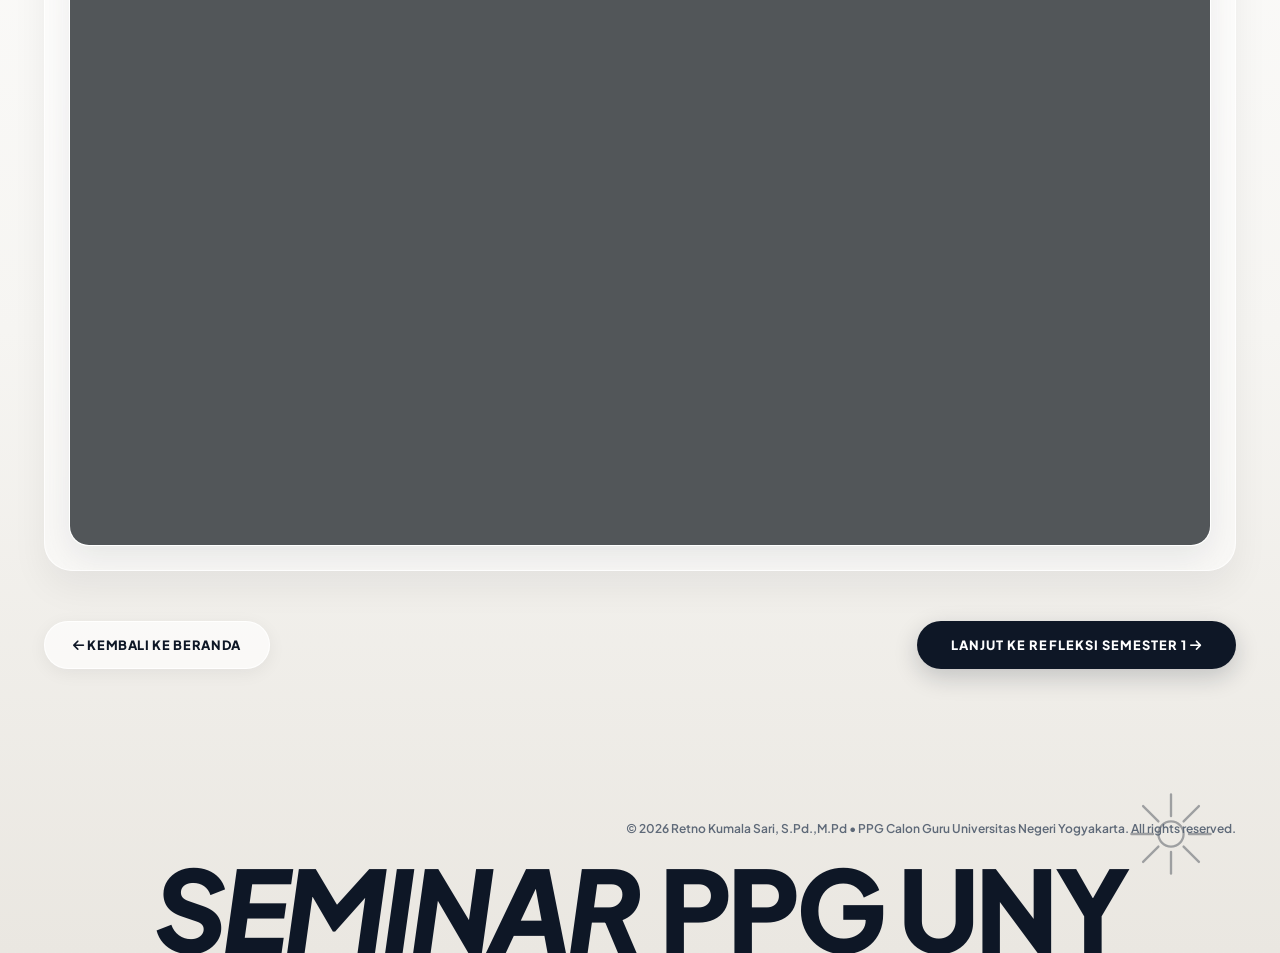
<file: visi.html>
<!doctype html>
<html lang="id">
  <head>
    <meta charset="UTF-8" />
    <meta name="viewport" content="width=device-width, initial-scale=1.0" />
    <title>Visi Pribadi Guru Profesional | Retno Kumala Sari, S.Pd.,M.Pd — PPG Calon Guru UNY</title>
    <meta name="description" content="Lembar Kerja 1 (LK 1) Identifikasi Diri & Visi Pribadi Guru Profesional - Retno Kumala Sari, S.Pd.,M.Pd, PPG Calon Guru Universitas Negeri Yogyakarta 2026." />

    <link rel="shortcut icon" href="images/Logo Uny outlitne.png" type="image/x-icon" />

    <!-- Google Fonts: Plus Jakarta Sans & Caveat -->
    <link rel="preconnect" href="https://fonts.googleapis.com" />
    <link rel="preconnect" href="https://fonts.gstatic.com" crossorigin />
    <link href="https://fonts.googleapis.com/css2?family=Plus+Jakarta+Sans:ital,wght@0,300;0,400;0,500;0,600;0,700;0,800;1,400;1,600;1,700;1,800&family=Caveat:wght@600&display=swap" rel="stylesheet" />

    <!-- FontAwesome 6 -->
    <link rel="stylesheet" href="https://cdnjs.cloudflare.com/ajax/libs/font-awesome/6.5.1/css/all.min.css" />

    <!-- Main Stylesheet -->
    <link rel="stylesheet" href="css/style.css" />
  </head>

  <body>
    <!-- SVG Sunburst Definition -->
    <svg style="display: none">
      <defs>
        <g id="sunburst-shape">
          <circle cx="50" cy="50" r="14" fill="none" stroke="currentColor" stroke-width="2.5" />
          <line x1="50" y1="30" x2="50" y2="6" stroke="currentColor" stroke-width="2.6" stroke-linecap="round" />
          <line x1="50" y1="70" x2="50" y2="94" stroke="currentColor" stroke-width="2.6" stroke-linecap="round" />
          <line x1="30" y1="50" x2="6" y2="50" stroke="currentColor" stroke-width="2.6" stroke-linecap="round" />
          <line x1="70" y1="50" x2="94" y2="50" stroke="currentColor" stroke-width="2.6" stroke-linecap="round" />
          <line x1="36" y1="36" x2="19" y2="19" stroke="currentColor" stroke-width="2.6" stroke-linecap="round" />
          <line x1="64" y1="64" x2="81" y2="81" stroke="currentColor" stroke-width="2.6" stroke-linecap="round" />
          <line x1="36" y1="64" x2="19" y2="81" stroke="currentColor" stroke-width="2.6" stroke-linecap="round" />
          <line x1="64" y1="36" x2="81" y2="19" stroke="currentColor" stroke-width="2.6" stroke-linecap="round" />
        </g>
      </defs>
    </svg>

    <!-- ==========================================================================
         NAVBAR
         ========================================================================== -->
    <header class="site-header" id="siteHeader">
      <div class="container nav-wrapper">
        <a href="index.html" class="brand-logo">
          <img src="images/logo_uny.png" alt="Logo UNY" class="brand-logo-img" />
          <span>SEMINAR PPG</span>
        </a>

        <!-- Menu Navigasi (Desktop Capsule / Mobile Offcanvas Glass Menu) -->
        <nav class="nav-links" id="navLinks" aria-label="Main Navigation">
          <a href="index.html" class="nav-link">
            <span>BERANDA</span>
            <i class="fa-solid fa-chevron-right mobile-nav-arrow"></i>
          </a>
          <a href="visi.html" class="nav-link active">
            <span>VISI PRIBADI</span>
            <i class="fa-solid fa-chevron-right mobile-nav-arrow"></i>
          </a>
          <a href="sem1.html" class="nav-link">
            <span>REFLEKSI SEM 1</span>
            <i class="fa-solid fa-chevron-right mobile-nav-arrow"></i>
          </a>
          <a href="sem2.html" class="nav-link">
            <span>REFLEKSI SEM 2</span>
            <i class="fa-solid fa-chevron-right mobile-nav-arrow"></i>
          </a>
          <a href="refleksi.html" class="nav-link">
            <span>REFLEKSI PPG</span>
            <i class="fa-solid fa-chevron-right mobile-nav-arrow"></i>
          </a>
          <a href="karya.html" class="nav-link">
            <span>KARYA INOVASI</span>
            <i class="fa-solid fa-chevron-right mobile-nav-arrow"></i>
          </a>

          <!-- Mobile Only CTA inside Drawer -->
          <div class="mobile-nav-cta">
            <a href="https://e-portofolio-ppg-retno.vercel.app/" target="_blank" class="nav-contact-btn mobile-cta-full">
              <i class="fa-solid fa-arrow-up-right-from-square"></i>
              <span>LIHAT PORTOFOLIO PPL</span>
            </a>
          </div>
        </nav>

        <!-- Right Side: Desktop CTA & Hamburger Button -->
        <div class="nav-actions-group">
          <a href="https://e-portofolio-ppg-retno.vercel.app/" target="_blank" class="nav-contact-btn desktop-only-btn">
            <i class="fa-solid fa-arrow-up-right-from-square"></i>
            <span>LIHAT PORTOFOLIO PPL</span>
          </a>

          <!-- Hamburger Toggle Button (Mobile & Tablet) -->
          <button class="nav-toggle-btn" id="navToggleBtn" type="button" aria-label="Buka Menu Navigasi" aria-expanded="false" aria-controls="navLinks">
            <i class="fa-solid fa-bars"></i>
          </button>
        </div>
      </div>
    </header>

    <!-- Backdrop for Mobile / Tablet Menu -->
    <div class="nav-backdrop" id="navBackdrop"></div>

    <!-- ==========================================================================
         MAIN CONTENT: VISI PRIBADI GURU PROFESIONAL
         ========================================================================== -->
    <main class="subpage-main">
      <div class="container">
        <!-- Page Intro Banner -->
        <div class="page-intro-banner reveal-fade-up">
          <div>
            <span class="tag-system-updates"><i class="fa-solid fa-compass"></i> LEMBAR KERJA 1 (LK 1) • IDENTIFIKASI DIRI</span>
          </div>
          <h1>
            Visi Pribadi Guru <span class="text-italic-accent">reflektif.</span>
          </h1>
          <p>
            Arah pandang filosofis, nilai adab, dan komitmen pedagogis Retno Kumala Sari, S.Pd.,M.Pd. sebagai calon pendidik: mengembangkan bakat potensi kodrat anak, mengutamakan budi pekerti dan empati, menciptakan iklim belajar yang membahagiakan tanpa beban, serta adaptif memanfaatkan teknologi pembelajaran abad-21.
          </p>
        </div>

        <!-- Statement Visi Utama (Blockquote Card) -->
        <div class="card-glass-block reveal-fade-up delay-100" style="margin-bottom: 36px">
          <div style="display: flex; gap: 24px; align-items: flex-start">
            <span style="font-size: 3.5rem; color: var(--slate-blue); line-height: 1; font-family: Georgia, serif">“</span>
            <div style="flex: 1">
              <div style="display: flex; align-items: center; gap: 10px; margin-bottom: 12px; flex-wrap: wrap">
                <span class="sem-badge-pill">SINTESIS VISI GURU</span>
                <span class="sem-count-tag"><i class="fa-solid fa-heart"></i> Pendidikan Ramah Anak</span>
                <span class="sem-count-tag"><i class="fa-solid fa-seedling"></i> Karakter &amp; Adab Luhur</span>
              </div>
              <h2 style="font-size: 1.75rem; font-weight: 800; color: var(--deep-navy); margin-bottom: 16px; line-height: 1.35">
                "Menciptakan ruang belajar inklusif yang memungkinkan setiap anak berkembang sesuai bakat dan potensinya — tidak terpaku pada angka akademik, melainkan mengedepankan adab, empati, dan kegembiraan belajar tanpa beban."
              </h2>
              <p style="font-size: 1rem; color: var(--text-dark); line-height: 1.75; font-style: italic; background: rgba(255, 255, 255, 0.55); padding: 16px 20px; border-radius: 14px; border-left: 4px solid var(--slate-blue)">
                "Sebagai calon guru, saya bervisi menjadi pendidik yang tidak hanya mentransfer materi, melainkan membimbing dengan sabar, memberikan dampak positif, serta memfasilitasi siswa menjadi pembelajar sepanjang hayat yang kreatif, berpikir kritis, dan siap menghadapi perkembangan teknologi zaman."
              </p>
            </div>
          </div>
        </div>

        <!-- 3 Pilar Refleksi Visi (Berdasarkan 3 Indikator LK 1 Identifikasi Diri) -->
        <div style="margin: 45px 0 24px" class="reveal-fade-up delay-150">
          <h2 style="font-size: 1.95rem; font-weight: 800; color: var(--deep-navy); letter-spacing: -0.02em">
            Tiga Dimensi Inti <span class="text-italic-accent">identifikasi diri.</span>
          </h2>
          <p style="color: var(--text-muted); font-size: 0.95rem; margin-top: 6px">
            Uraian autentik dari Lembar Kerja 1 (LK 1) mengenai pandangan pendidikan Indonesia, peran sebagai pendidik, dan langkah aksi nyata pencapaiannya.
          </p>
        </div>

        <div style="display: flex; flex-direction: column; gap: 24px; margin-bottom: 45px">

          <!-- Indikator 1: Visi Pendidikan Indonesia -->
          <div class="card-glass-block reveal-fade-up delay-100" style="padding: 30px">
            <div style="display: flex; gap: 20px; align-items: flex-start; flex-wrap: wrap">
              <div class="dim-icon-circle" style="background: rgba(37, 99, 235, 0.12); color: #2563eb; width: 56px; height: 56px; font-size: 1.4rem; flex-shrink: 0">
                <i class="fa-solid fa-earth-asia"></i>
              </div>
              <div style="flex: 1; min-width: 280px">
                <div style="display: flex; align-items: center; gap: 10px; margin-bottom: 8px">
                  <span class="badge-course-num" style="background: #2563eb">INDIKATOR 01</span>
                  <span class="card-sem-sub" style="color: var(--slate-blue); font-weight: 700">Perspektif Makro</span>
                </div>
                <h3 style="font-size: 1.4rem; font-weight: 800; color: var(--deep-navy); margin-bottom: 12px">
                  Visi Pribadi untuk Pendidikan di Indonesia
                </h3>
                <div style="background: rgba(255, 255, 255, 0.65); border-radius: 16px; padding: 20px; border: 1px solid rgba(255, 255, 255, 0.9); margin-bottom: 16px">
                  <p style="font-size: 0.98rem; color: var(--text-dark); line-height: 1.75; margin-bottom: 12px">
                    <strong>Uraian Jawaban LK 1:</strong>
                  </p>
                  <blockquote style="font-size: 0.95rem; color: var(--deep-navy); line-height: 1.8; font-style: normal; border-left: 3px solid #2563eb; padding-left: 16px">
                    "Menurut saya, <strong>Pendidikan di Indonesia ini harus mampu menjadi tempat bagi setiap anak untuk berkembang sesuai dengan bakat atau potensi yang dimilikinya</strong>. Dari sini saya sangat berharap <strong>jangan terlalu fokus pada nilai akademik</strong>, tetapi <strong>adab di sekolah, pembentukan karakter yang baik, lebih kreatif dalam pembelajaran, sikap peduli dengan sesama teman dan warga sekolah</strong>, dan kemampuan berpikir kritis sehingga murid siap untuk menghadapi perkembangan zaman yang semakin hari semakin maju (teknologinya)."
                  </blockquote>
                </div>
                <div style="display: flex; gap: 10px; flex-wrap: wrap">
                  <span class="sem-count-tag"><i class="fa-solid fa-check"></i> Bukan Sekadar Nilai Angka</span>
                  <span class="sem-count-tag"><i class="fa-solid fa-hands-holding-child"></i> Adab &amp; Karakter Utama</span>
                  <span class="sem-count-tag"><i class="fa-solid fa-users"></i> Empati Sesama Warga Sekolah</span>
                  <span class="sem-count-tag"><i class="fa-solid fa-microchip"></i> Berpikir Kritis Hadapi Zaman</span>
                </div>
              </div>
            </div>
          </div>

          <!-- Indikator 2: Visi Calon Guru -->
          <div class="card-glass-block reveal-fade-up delay-150" style="padding: 30px">
            <div style="display: flex; gap: 20px; align-items: flex-start; flex-wrap: wrap">
              <div class="dim-icon-circle" style="background: rgba(16, 185, 129, 0.12); color: #059669; width: 56px; height: 56px; font-size: 1.4rem; flex-shrink: 0">
                <i class="fa-solid fa-chalkboard-user"></i>
              </div>
              <div style="flex: 1; min-width: 280px">
                <div style="display: flex; align-items: center; gap: 10px; margin-bottom: 8px">
                  <span class="badge-course-num" style="background: #059669">INDIKATOR 02</span>
                  <span class="card-sem-sub" style="color: #059669; font-weight: 700">Komitmen Pribadi Pendidik</span>
                </div>
                <h3 style="font-size: 1.4rem; font-weight: 800; color: var(--deep-navy); margin-bottom: 12px">
                  Visi Pribadi sebagai Calon Guru
                </h3>
                <div style="background: rgba(255, 255, 255, 0.65); border-radius: 16px; padding: 20px; border: 1px solid rgba(255, 255, 255, 0.9); margin-bottom: 16px">
                  <p style="font-size: 0.98rem; color: var(--text-dark); line-height: 1.75; margin-bottom: 12px">
                    <strong>Uraian Jawaban LK 1:</strong>
                  </p>
                  <blockquote style="font-size: 0.95rem; color: var(--deep-navy); line-height: 1.8; font-style: normal; border-left: 3px solid #059669; padding-left: 16px">
                    "Visi saya sebagai calon guru, <strong>saya ingin menjadi pendidik yang bisa memberikan dampak positif untuk anak didik saya, membimbing murid dengan sabar, dan menciptakan suasana belajar yang menyenangkan tanpa adanya beban.</strong>"
                  </blockquote>
                </div>
                <div style="display: flex; gap: 10px; flex-wrap: wrap">
                  <span class="sem-count-tag"><i class="fa-solid fa-sparkles"></i> Memberikan Dampak Positif</span>
                  <span class="sem-count-tag"><i class="fa-solid fa-heart"></i> Membimbing dengan Sabar</span>
                  <span class="sem-count-tag"><i class="fa-solid fa-face-smile"></i> Suasana Menyenangkan Tanpa Beban</span>
                  <span class="sem-count-tag"><i class="fa-solid fa-shield-heart"></i> Keamanan Psikologis Siswa</span>
                </div>
              </div>
            </div>
          </div>

          <!-- Indikator 3: Langkah Nyata Pencapaian Visi -->
          <div class="card-glass-block reveal-fade-up delay-200" style="padding: 30px">
            <div style="display: flex; gap: 20px; align-items: flex-start; flex-wrap: wrap">
              <div class="dim-icon-circle" style="background: rgba(139, 92, 246, 0.12); color: #7c3aed; width: 56px; height: 56px; font-size: 1.4rem; flex-shrink: 0">
                <i class="fa-solid fa-person-running"></i>
              </div>
              <div style="flex: 1; min-width: 280px">
                <div style="display: flex; align-items: center; gap: 10px; margin-bottom: 8px">
                  <span class="badge-course-num" style="background: #7c3aed">INDIKATOR 03</span>
                  <span class="card-sem-sub" style="color: #7c3aed; font-weight: 700">Strategi &amp; Rencana Tindakan</span>
                </div>
                <h3 style="font-size: 1.4rem; font-weight: 800; color: var(--deep-navy); margin-bottom: 12px">
                  Hal yang Dilakukan untuk Mencapai Visi
                </h3>
                <div style="background: rgba(255, 255, 255, 0.65); border-radius: 16px; padding: 20px; border: 1px solid rgba(255, 255, 255, 0.9); margin-bottom: 16px">
                  <p style="font-size: 0.98rem; color: var(--text-dark); line-height: 1.75; margin-bottom: 12px">
                    <strong>Uraian Jawaban LK 1:</strong>
                  </p>
                  <blockquote style="font-size: 0.95rem; color: var(--deep-navy); line-height: 1.8; font-style: normal; border-left: 3px solid #7c3aed; padding-left: 16px">
                    "Untuk mewujudkan visi saya, yang saya akan lakukan <strong>terus belajar dalam menghadapi situasi kelas dan mengembangkan kemampuan saya sebagai pendidik</strong>. Tugas ini memang tidak mudah. Saya masih mencoba dan belajar tentang <strong>memanfaatkan teknologi dalam pembelajaran</strong>, serta mencoba <strong>menerapkan metode belajar yang aktif, bermakna dan menyenangkan.</strong>"
                  </blockquote>
                </div>
                <div style="display: flex; gap: 10px; flex-wrap: wrap">
                  <span class="sem-count-tag"><i class="fa-solid fa-rotate"></i> Terus Belajar Situasi Kelas</span>
                  <span class="sem-count-tag"><i class="fa-solid fa-laptop-code"></i> Memanfaatkan Teknologi Pembelajaran</span>
                  <span class="sem-count-tag"><i class="fa-solid fa-gamepad"></i> Metode Belajar Aktif &amp; Bermakna</span>
                  <span class="sem-count-tag"><i class="fa-solid fa-brain"></i> Mindset Bertumbuh Pendidik</span>
                </div>
              </div>
            </div>
          </div>

        </div>

        <!-- 4 Pilar Dimensi Visi Guru (Visual Kartu Interaktif 3D) -->
        <div style="margin: 45px 0 24px" class="reveal-fade-up delay-150">
          <h2 style="font-size: 1.95rem; font-weight: 800; color: var(--deep-navy); letter-spacing: -0.02em">
            4 Pilar Aksi Pedagogik <span class="text-italic-accent">guru PJOK.</span>
          </h2>
          <p style="color: var(--text-muted); font-size: 0.95rem; margin-top: 6px">
            Penjabaran praktis visi ke dalam budaya pembelajaran jasmani, pengelolaan kelas, dan interaksi sehari-hari bersama murid.
          </p>
        </div>

        <div class="dimension-grid-4x" style="margin-bottom: 45px">
          <!-- Dimensi 1 -->
          <div class="dimension-card reveal-scale delay-100">
            <div class="dim-icon-circle" style="background: rgba(37, 99, 235, 0.12); color: #2563eb">
              <i class="fa-solid fa-seedling"></i>
            </div>
            <h3>1. Pengembangan Potensi &amp; Bakat</h3>
            <p>
              Menyadari bahwa setiap anak membawa keunikan potensi fisik dan motorik yang berbeda. Menghindari standarisasi kaku yang membebani, serta memfasilitasi setiap murid menemukan kegembiraan gerak sesuai potensinya.
            </p>
          </div>

          <!-- Dimensi 2 -->
          <div class="dimension-card reveal-scale delay-150">
            <div class="dim-icon-circle" style="background: rgba(245, 158, 11, 0.14); color: #d97706">
              <i class="fa-solid fa-hand-holding-heart"></i>
            </div>
            <h3>2. Penanaman Adab &amp; Karakter</h3>
            <p>
              Memprioritaskan adab kesopanan, sportivitas, dan sikap saling peduli antar-teman di lapangan olahraga. Prestasi akademik dan keterampilan motorik harus berakar kuat pada integritas moral dan etika luhur.
            </p>
          </div>

          <!-- Dimensi 3 -->
          <div class="dimension-card reveal-scale delay-200">
            <div class="dim-icon-circle" style="background: rgba(16, 185, 129, 0.12); color: #059669">
              <i class="fa-solid fa-face-laugh-beam"></i>
            </div>
            <h3>3. Belajar Menyenangkan Tanpa Beban</h3>
            <p>
              Menciptakan ruang belajar yang ramah anak, sabar dalam mendampingi murid yang tertinggal gerak, serta meniadakan rasa takut salah melalui modifikasi permainan (*game-centered learning*) yang mengundang tawa dan kesehatan.
            </p>
          </div>

          <!-- Dimensi 4 -->
          <div class="dimension-card reveal-scale delay-250">
            <div class="dim-icon-circle" style="background: rgba(139, 92, 246, 0.12); color: #7c3aed">
              <i class="fa-solid fa-laptop-code"></i>
            </div>
            <h3>4. Pemanfaatan Teknologi &amp; Nalar Kritis</h3>
            <p>
              Terus beradaptasi mengintegrasikan teknologi digital dan media visual untuk membantu murid menganalisis gerak, menumbuhkan nalar kritis, serta membekali anak agar tangguh menghadapi kemajuan zaman.
            </p>
          </div>
        </div>

        <!-- ======================================================================
             DEDICATED PDF VIEWER (DOKUMEN/VISI.PDF)
             ====================================================================== -->
        <div style="margin: 45px 0 24px" class="reveal-fade-up delay-150">
          <h2 style="font-size: 1.95rem; font-weight: 800; color: var(--deep-navy); letter-spacing: -0.02em">
            Dokumen Asli LK 1 <span class="text-italic-accent">identifikasi diri.</span>
          </h2>
          <p style="color: var(--text-muted); font-size: 0.95rem; margin-top: 6px">
            Lembar Kerja 1 resmi yang memuat rumusan visi pendidikan, visi calon guru, serta komitmen pencapaian visi yang telah diverifikasi.
          </p>
        </div>

        <article class="course-glass-card reveal-fade-up delay-200" id="dokumen-visi" style="padding: 24px">
          <div class="pdf-viewer-container" style="margin-top: 0">
            <div class="pdf-viewer-bar">
              <div class="pdf-file-info">
                <i class="fa-solid fa-file-pdf"></i>
                <span>Visi.pdf (Lembar Kerja 1 - Identifikasi Diri)</span>
                <span class="pdf-page-count-badge">1 Halaman • LK 1 Terverifikasi</span>
              </div>
              <div class="pdf-viewer-controls">
                <button type="button" class="pdf-btn-ctrl toggle-expand-frame" title="Perbesar / Perkecil Tampilan Viewer">
                  <i class="fa-solid fa-up-down"></i> <span>Ubah Ukuran</span>
                </button>
                <a href="Dokumen/Visi.pdf" target="_blank" class="pdf-btn-ctrl" title="Buka Dokumen di Tab Baru">
                  <i class="fa-solid fa-arrow-up-right-from-square"></i> <span>Tab Baru</span>
                </a>
                <a href="Dokumen/Visi.pdf" download="Visi_Identifikasi_Diri_Retno.pdf" class="pdf-btn-ctrl" title="Unduh Berkas PDF">
                  <i class="fa-solid fa-download"></i> <span>Unduh</span>
                </a>
              </div>
            </div>
            <div class="pdf-frame-wrapper" style="height: 600px">
              <iframe src="Dokumen/Visi.pdf#toolbar=1&amp;navpanes=0" title="PDF Viewer Lembar Kerja 1 Visi Pribadi Guru" loading="lazy"></iframe>
            </div>
            <div class="pdf-mobile-fallback">
              <span><i class="fa-solid fa-circle-info"></i> Tampilan dokumen PDF optimal pada layar desktop/tablet.</span>
              <a href="Dokumen/Visi.pdf" target="_blank" class="btn-pill-reserve" style="padding: 6px 14px; font-size: 0.78rem">
                <span>Buka Dokumen PDF</span> <i class="fa-solid fa-arrow-right"></i>
              </a>
            </div>
          </div>
        </article>

        <!-- Navigasi Halaman -->
        <div class="subpage-nav-row reveal-fade-up delay-250" style="margin-top: 50px">
          <a href="index.html" class="btn-pill-glass">
            <i class="fa-solid fa-arrow-left"></i>
            <span>Kembali ke Beranda</span>
          </a>
          <a href="sem1.html" class="btn-pill-dark">
            <span>Lanjut ke Refleksi Semester 1</span>
            <i class="fa-solid fa-arrow-right"></i>
          </a>
        </div>
      </div>
    </main>

    <!-- ==========================================================================
         FOOTER
         ========================================================================== -->
    <footer class="site-footer">
      <svg class="sunburst-icon footer-sunburst-right" viewBox="0 0 100 100" aria-hidden="true">
        <use href="#sunburst-shape" />
      </svg>
      <div class="container">
        <div class="footer-top-meta">
          <p class="footer-copyright-text">&copy; 2026 Retno Kumala Sari, S.Pd.,M.Pd • PPG Calon Guru Universitas Negeri Yogyakarta. All rights reserved.</p>
        </div>
      </div>
      <div class="footer-giant-brand reveal-fade-up delay-200" aria-hidden="true">
        <div class="giant-brand-text">
          <span class="giant-symbol">SEMINAR</span>
          <span>PPG UNY</span>
        </div>
      </div>
    </footer>

    <!-- Interactive Scripts -->
    <script>
      // Header Glassmorphism Scroll Effect
      window.addEventListener("scroll", () => {
        const header = document.getElementById("siteHeader");
        if (window.scrollY > 30) header.classList.add("scrolled");
        else header.classList.remove("scrolled");
      });

      // Mobile / Tablet Menu Navigation Toggle
      const navToggleBtn = document.getElementById("navToggleBtn");
      const navLinks = document.getElementById("navLinks");
      const navBackdrop = document.getElementById("navBackdrop");

      function toggleMobileMenu() {
        const isOpen = navLinks.classList.toggle("open");
        if (navBackdrop) navBackdrop.classList.toggle("active", isOpen);
        if (navToggleBtn) {
          navToggleBtn.setAttribute("aria-expanded", isOpen);
          const icon = navToggleBtn.querySelector("i");
          if (icon) icon.className = isOpen ? "fa-solid fa-xmark" : "fa-solid fa-bars";
        }
      }

      function closeMobileMenu() {
        if (navLinks) navLinks.classList.remove("open");
        if (navBackdrop) navBackdrop.classList.remove("active");
        if (navToggleBtn) {
          navToggleBtn.setAttribute("aria-expanded", "false");
          const icon = navToggleBtn.querySelector("i");
          if (icon) icon.className = "fa-solid fa-bars";
        }
      }

      if (navToggleBtn) navToggleBtn.addEventListener("click", toggleMobileMenu);
      if (navBackdrop) navBackdrop.addEventListener("click", closeMobileMenu);
      document.querySelectorAll(".nav-link").forEach((link) => link.addEventListener("click", closeMobileMenu));
      document.addEventListener("keydown", (e) => {
        if (e.key === "Escape") closeMobileMenu();
      });

      // Scroll-Linked Rotation for Sunbursts
      const sunburstIcons = document.querySelectorAll(".sunburst-icon");
      let scrollTicking = false;

      function updateScrollRotation() {
        const scrollY = window.pageYOffset || document.documentElement.scrollTop;
        sunburstIcons.forEach((icon, index) => {
          const direction = index % 2 === 0 ? 1 : -1;
          const rotation = (scrollY * 0.22 * direction) % 360;
          icon.style.transform = `rotate(${rotation.toFixed(2)}deg)`;
        });
        scrollTicking = false;
      }

      window.addEventListener("scroll", () => {
        if (!scrollTicking) {
          window.requestAnimationFrame(updateScrollRotation);
          scrollTicking = true;
        }
      }, { passive: true });

      // 3D Gyroscope Tilt for Dimension Cards
      const dimCards = document.querySelectorAll(".dimension-card");
      dimCards.forEach((card) => {
        card.addEventListener("mousemove", (e) => {
          const rect = card.getBoundingClientRect();
          const x = e.clientX - rect.left;
          const y = e.clientY - rect.top;
          const centerX = rect.width / 2;
          const centerY = rect.height / 2;

          const rotateX = ((y - centerY) / centerY) * -10;
          const rotateY = ((x - centerX) / centerX) * 10;

          card.style.transform = `perspective(800px) rotateX(${rotateX.toFixed(2)}deg) rotateY(${rotateY.toFixed(2)}deg) translateY(-8px) scale3d(1.02, 1.02, 1.02)`;
        });

        card.addEventListener("mouseleave", () => {
          card.style.transform = "perspective(800px) rotateX(0deg) rotateY(0deg) translateY(0) scale3d(1, 1, 1)";
        });
      });

      // Interactive PDF Frame Height Toggle (Normal 600px vs Expanded 850px)
      document.querySelectorAll(".toggle-expand-frame").forEach((btn) => {
        btn.addEventListener("click", () => {
          const container = btn.closest(".pdf-viewer-container");
          if (!container) return;
          const wrapper = container.querySelector(".pdf-frame-wrapper");
          if (!wrapper) return;

          wrapper.classList.toggle("expanded");
          const icon = btn.querySelector("i");
          const text = btn.querySelector("span");

          if (wrapper.classList.contains("expanded")) {
            if (icon) icon.className = "fa-solid fa-compress";
            if (text) text.textContent = "Kecilkan";
          } else {
            if (icon) icon.className = "fa-solid fa-up-down";
            if (text) text.textContent = "Ubah Ukuran";
          }
        });
      });

      // Scroll Reveal System using IntersectionObserver
      document.addEventListener("DOMContentLoaded", () => {
        updateScrollRotation();

        const revealElements = document.querySelectorAll(
          ".reveal-fade-up, .reveal-fade-left, .reveal-fade-right, .reveal-scale"
        );

        if ("IntersectionObserver" in window) {
          const observerOptions = {
            threshold: 0.1,
            rootMargin: "0px 0px -40px 0px"
          };

          const observer = new IntersectionObserver((entries, obs) => {
            entries.forEach((entry) => {
              if (entry.isIntersecting) {
                entry.target.classList.add("is-revealed");
                obs.unobserve(entry.target);
              }
            });
          }, observerOptions);

          revealElements.forEach((el) => observer.observe(el));
        } else {
          revealElements.forEach((el) => el.classList.add("is-revealed"));
        }
      });
    </script>
  </body>
</html>
</file>
<file: css/style.css>
/* ==========================================================================
   FITUP - MODERN FUTURISTIC WELLNESS & FITNESS DESIGN SYSTEM
   Warm Taupe / Beige Gradient, Deep Navy, Crisp White & Frosted Glassmorphism
   ========================================================================== */

@import url("https://fonts.googleapis.com/css2?family=Plus+Jakarta+Sans:ital,wght@0,300;0,400;0,500;0,600;0,700;0,800;1,400;1,600;1,700;1,800&family=Playfair+Display:ital,wght@1,600&family=Caveat:wght@600&display=swap");

:root {
  /* Warm Taupe to Light Silver Palette */
  --bg-top-taupe: #cfc8be;
  --bg-mid-taupe: #ded9cf;
  --bg-light-silver: #eae7e1;
  --bg-white-cream: #f6f5f2;
  --bg-pure-white: #ffffff;

  /* Accent Colors */
  --deep-navy: #0e1726;
  --deep-navy-hover: #16243b;
  --slate-blue: #36537d;
  --slate-blue-light: #4c6f9f;
  --electric-blue: #2563eb;
  --vibrant-cyan: #06b6d4;

  /* Glassmorphism Variables */
  --glass-bg: rgba(255, 255, 255, 0.52);
  --glass-bg-hover: rgba(255, 255, 255, 0.75);
  --glass-border: rgba(255, 255, 255, 0.72);
  --glass-border-subtle: rgba(255, 255, 255, 0.4);
  --glass-shadow: 0 16px 36px rgba(14, 23, 38, 0.06);
  --glass-shadow-lg: 0 24px 48px rgba(14, 23, 38, 0.1);

  /* Typography */
  --text-dark: #0e1726;
  --text-muted: #5e6978;
  --text-dim: #7d8898;
  --text-white: #ffffff;

  --font-main: "Plus Jakarta Sans", -apple-system, BlinkMacSystemFont, "Segoe UI", Roboto, sans-serif;
  --font-handwriting: "Caveat", cursive;

  /* Transitions */
  --transition-smooth: all 0.35s cubic-bezier(0.16, 1, 0.3, 1);
  --transition-fast: all 0.2s ease;
}

/* ==========================================================================
   GLOBAL RESET & BASE STYLES
   ========================================================================== */
*,
*::before,
*::after {
  margin: 0;
  padding: 0;
  box-sizing: border-box;
}

html {
  scroll-behavior: smooth;
  font-size: 16px;
  background-color: var(--bg-top-taupe);
}

body {
  font-family: var(--font-main);
  background: linear-gradient(180deg, var(--bg-top-taupe) 0%, var(--bg-mid-taupe) 12%, var(--bg-light-silver) 28%, var(--bg-white-cream) 45%, var(--bg-pure-white) 65%, var(--bg-white-cream) 85%, var(--bg-light-silver) 100%);
  color: var(--text-dark);
  line-height: 1.6;
  overflow-x: hidden;
  -webkit-font-smoothing: antialiased;
  -moz-osx-font-smoothing: grayscale;
}

a {
  text-decoration: none;
  color: inherit;
  transition: var(--transition-fast);
}

img {
  display: block;
  max-width: 100%;
}

button {
  font-family: inherit;
  border: none;
  cursor: pointer;
  background: transparent;
}

.container {
  width: 100%;
  max-width: 1240px;
  margin: 0 auto;
  padding: 0 24px;
  position: relative;
}

/* Typography Accent (Last Keyword Italic Slate Blue) */
.text-italic-accent {
  font-style: italic;
  font-weight: 700;
  color: var(--slate-blue);
  letter-spacing: -0.02em;
}

/* Sunburst Radial Geometric Icon */
.sunburst-icon {
  display: inline-block;
  color: var(--deep-navy);
  opacity: 0.85;
  will-change: transform;
  transform-origin: center center;
  transition:
    transform 0.08s ease-out,
    opacity 0.3s ease;
}

.sunburst-icon:hover {
  opacity: 1;
}

/* ==========================================================================
   NAVBAR (Minimalist Pill & Frosted Glass Contact)
   ========================================================================== */
.site-header {
  position: fixed;
  top: 0;
  left: 0;
  width: 100%;
  z-index: 100;
  padding: 24px 0;
  transition: var(--transition-smooth);
}

.site-header.scrolled {
  padding: 14px 0;
  background: rgba(222, 217, 207, 0.75);
  backdrop-filter: blur(16px);
  -webkit-backdrop-filter: blur(16px);
  border-bottom: 1px solid rgba(255, 255, 255, 0.4);
  box-shadow: 0 4px 20px rgba(0, 0, 0, 0.04);
}

.nav-wrapper {
  display: flex;
  align-items: center;
  justify-content: space-between;
}

/* Brand Logo */
.brand-logo {
  display: flex;
  align-items: center;
  gap: 12px;
  color: var(--deep-navy);
  font-weight: 800;
  font-size: 1.35rem;
  letter-spacing: -0.03em;
}

.brand-logo-img {
  height: 38px;
  width: auto;
  object-fit: contain;
}

.brand-icon-symbol {
  font-size: 1.55rem;
  font-style: italic;
  font-weight: 900;
  letter-spacing: -0.06em;
  color: var(--deep-navy);
}

/* Navigation Links (Glassmorphic Floating Segment Control) */
.nav-links {
  display: flex;
  align-items: center;
  gap: 4px;
  background: rgba(255, 255, 255, 0.45);
  border: 1px solid rgba(255, 255, 255, 0.8);
  padding: 5px 6px;
  border-radius: 9999px;
  backdrop-filter: blur(14px);
  -webkit-backdrop-filter: blur(14px);
  box-shadow: 0 4px 16px rgba(14, 23, 38, 0.05);
  transition: var(--transition-smooth);
}

.nav-link {
  display: inline-flex;
  align-items: center;
  justify-content: center;
  padding: 8px 16px;
  border-radius: 9999px;
  font-size: 0.74rem;
  font-weight: 700;
  text-transform: uppercase;
  letter-spacing: 0.06em;
  color: var(--text-dark);
  opacity: 0.75;
  text-decoration: none;
  white-space: nowrap;
  transition: var(--transition-smooth);
  position: relative;
}

.nav-link:hover {
  opacity: 1;
  color: var(--deep-navy);
  background: rgba(255, 255, 255, 0.65);
}

.nav-link.active {
  opacity: 1;
  color: #ffffff !important;
  background: var(--deep-navy) !important;
  box-shadow: 0 4px 14px rgba(14, 23, 38, 0.22);
  transform: translateY(-1px);
}

/* Contact Button (Pill Glassmorphic with thin white border) */
.nav-contact-btn {
  display: inline-flex;
  align-items: center;
  gap: 8px;
  background: rgba(255, 255, 255, 0.45);
  backdrop-filter: blur(12px);
  -webkit-backdrop-filter: blur(12px);
  border: 1px solid rgba(255, 255, 255, 0.8);
  color: var(--deep-navy);
  font-size: 0.75rem;
  font-weight: 700;
  text-transform: uppercase;
  letter-spacing: 0.06em;
  padding: 10px 22px;
  border-radius: 9999px;
  box-shadow: 0 4px 16px rgba(14, 23, 38, 0.05);
  transition: var(--transition-smooth);
}

/* Nav Actions & Mobile Toggle */
.nav-actions-group {
  display: flex;
  align-items: center;
  gap: 10px;
}

.mobile-nav-arrow {
  display: none;
}

.mobile-nav-cta {
  display: none;
}

.nav-toggle-btn {
  display: none;
  width: 42px;
  height: 42px;
  border-radius: 50%;
  border: 1px solid rgba(255, 255, 255, 0.9);
  background: rgba(255, 255, 255, 0.6);
  backdrop-filter: blur(12px);
  -webkit-backdrop-filter: blur(12px);
  color: var(--deep-navy);
  font-size: 1.15rem;
  align-items: center;
  justify-content: center;
  cursor: pointer;
  transition: var(--transition-smooth);
  box-shadow: 0 4px 14px rgba(14, 23, 38, 0.08);
}

.nav-toggle-btn:hover {
  background: #ffffff;
  color: var(--electric-blue);
  transform: scale(1.05);
}

.nav-backdrop {
  display: none;
  position: fixed;
  inset: 0;
  background: rgba(14, 23, 38, 0.45);
  backdrop-filter: blur(4px);
  -webkit-backdrop-filter: blur(4px);
  z-index: 99;
  opacity: 0;
  pointer-events: none;
  transition: opacity 0.3s ease;
}

.nav-backdrop.active {
  opacity: 1;
  pointer-events: auto;
}

.nav-contact-btn:hover {
  background: rgba(255, 255, 255, 0.85);
  transform: translateY(-2px);
  box-shadow: 0 8px 24px rgba(14, 23, 38, 0.1);
}

/* ==========================================================================
   HERO SECTION: PREFECT FITNESS PATH WITH FITUP
   ========================================================================== */
.hero-section {
  padding-top: 130px;
  padding-bottom: 70px;
  position: relative;
  overflow: visible;
}

/* Floating Sunburst in Hero */
.hero-sunburst-top {
  position: absolute;
  top: 90px;
  left: 48%;
  width: 58px;
  height: 58px;
  z-index: 10;
}

.hero-sunburst-left {
  position: absolute;
  top: 500px;
  left: -20px;
  width: 65px;
  height: 65px;
  opacity: 0.45;
  z-index: 2;
}

.hero-grid {
  display: grid;
  grid-template-columns: 1.05fr 1fr;
  align-items: center;
  gap: 40px;
}

/* Hero Left Content */
.hero-left-content {
  position: relative;
  z-index: 5;
}

.hero-title {
  font-size: clamp(3.2rem, 5.2vw, 4.8rem);
  font-weight: 800;
  line-height: 1.05;
  letter-spacing: -0.04em;
  color: var(--deep-navy);
  margin-bottom: 22px;
}

.hero-desc {
  font-size: 0.95rem;
  color: var(--text-muted);
  line-height: 1.6;
  max-width: 440px;
  margin-bottom: 34px;
}

/* CTA and Community Group */
.hero-cta-group {
  display: flex;
  align-items: center;
  gap: 28px;
  margin-bottom: 45px;
  flex-wrap: wrap;
}

.btn-pill-glass {
  background: rgba(255, 255, 255, 0.65);
  backdrop-filter: blur(14px);
  -webkit-backdrop-filter: blur(14px);
  border: 1px solid rgba(255, 255, 255, 0.85);
  color: var(--deep-navy);
  font-size: 0.8rem;
  font-weight: 800;
  text-transform: uppercase;
  letter-spacing: 0.05em;
  padding: 13px 28px;
  border-radius: 9999px;
  box-shadow: 0 4px 18px rgba(14, 23, 38, 0.06);
  transition: var(--transition-smooth);
}

.btn-pill-glass:hover {
  background: var(--deep-navy);
  color: var(--text-white);
  border-color: var(--deep-navy);
  transform: translateY(-2px);
  box-shadow: 0 8px 24px rgba(14, 23, 38, 0.18);
}

.community-join-wrap {
  display: flex;
  flex-direction: column;
  gap: 4px;
}

.community-label {
  font-size: 0.72rem;
  color: var(--text-dim);
  font-weight: 600;
}

.community-social-icons {
  display: flex;
  align-items: center;
  gap: 12px;
  font-size: 0.9rem;
  color: var(--deep-navy);
}

.community-social-icons a:hover {
  color: var(--electric-blue);
  transform: translateY(-2px);
}

/* Hero Stats Row */
.hero-stats-row {
  display: flex;
  align-items: flex-start;
  gap: 48px;
  padding-top: 10px;
}

.stat-item {
  display: flex;
  flex-direction: column;
  gap: 4px;
}

.stat-number {
  font-size: 2.2rem;
  font-weight: 800;
  letter-spacing: -0.04em;
  color: var(--deep-navy);
  line-height: 1;
}

.stat-label {
  font-size: 0.75rem;
  color: var(--text-muted);
  line-height: 1.35;
  max-width: 150px;
}

/* Hero Right Visual (Athletic woman + Biomechanical Dots + Glass Cards) */
.hero-right-visual {
  position: relative;
  z-index: 4;
}

.hero-main-card-frame {
  position: relative;
  width: 100%;
  max-width: 480px;
  margin: 0 auto;
  border-radius: 180px 180px 60px 60px;
  overflow: visible;
}

.hero-athlete-img-wrap {
  position: relative;
  width: 100%;
  height: 520px;
  border-radius: 180px 180px 60px 60px;
  overflow: hidden;
  box-shadow: 0 24px 50px rgba(14, 23, 38, 0.14);
  background: linear-gradient(180deg, #b8b1a4 0%, #a29a8c 100%);
}

.hero-athlete-img {
  top: -300px;
  width: 100%;
  height: 100%;
  object-fit: cover;
  transition: transform 0.6s ease;
}

.hero-main-card-frame:hover .hero-athlete-img {
  transform: scale(1.03);
}

/* Biomechanical Motion Tracking Dots & SVG Connecting Lines */
.biomechanical-tracking-svg {
  position: absolute;
  top: 0;
  left: 0;
  width: 100%;
  height: 100%;
  pointer-events: none;
  z-index: 6;
}

.tracking-node {
  fill: #ffffff;
  filter: drop-shadow(0 0 6px rgba(255, 255, 255, 0.9));
  animation: pulseNode 2s infinite ease-in-out alternate;
}

.tracking-line {
  stroke: rgba(255, 255, 255, 0.85);
  stroke-width: 1.5;
  stroke-dasharray: 4 3;
}

@keyframes pulseNode {
  0% {
    transform: scale(0.9);
    opacity: 0.8;
  }
  100% {
    transform: scale(1.25);
    opacity: 1;
  }
}

/* Floating Glassmorphic Performance Card (Top Right) */
.floating-perf-card {
  position: absolute;
  top: 60px;
  right: -25px;
  background: rgba(255, 255, 255, 0.65);
  backdrop-filter: blur(18px);
  -webkit-backdrop-filter: blur(18px);
  border: 1px solid rgba(255, 255, 255, 0.85);
  border-radius: 20px;
  padding: 16px 18px;
  box-shadow: var(--glass-shadow);
  z-index: 8;
  width: 175px;
}

.perf-card-title {
  font-size: 0.68rem;
  font-weight: 700;
  color: var(--text-dark);
  margin-bottom: 10px;
  display: flex;
  justify-content: space-between;
  align-items: center;
}

.perf-bar-chart {
  display: flex;
  align-items: flex-end;
  justify-content: space-between;
  height: 38px;
  gap: 4px;
  margin-bottom: 8px;
}

.perf-bar-col {
  flex: 1;
  display: flex;
  flex-direction: column;
  align-items: center;
  gap: 4px;
}

.bar-pill {
  width: 100%;
  background: rgba(14, 23, 38, 0.12);
  border-radius: 4px;
  transition: height 0.4s ease;
}

.bar-pill.active {
  background: var(--deep-navy);
}

.bar-day {
  font-size: 0.55rem;
  color: var(--text-dim);
  font-weight: 600;
}

.perf-avg-badge {
  font-size: 0.65rem;
  font-weight: 700;
  color: var(--slate-blue);
  text-align: right;
}

/* Floating Glassmorphic Feedback Badge (Bottom Left of Photo) */
.floating-feedback-badge {
  position: absolute;
  bottom: 60px;
  left: -20px;
  background: rgba(255, 255, 255, 0.72);
  backdrop-filter: blur(16px);
  -webkit-backdrop-filter: blur(16px);
  border: 1px solid rgba(255, 255, 255, 0.9);
  border-radius: 9999px;
  padding: 8px 16px;
  box-shadow: var(--glass-shadow);
  display: flex;
  align-items: center;
  gap: 10px;
  z-index: 8;
}

.avatar-stack-mini {
  display: flex;
  align-items: center;
}

.avatar-stack-mini img {
  width: 24px;
  height: 24px;
  border-radius: 50%;
  border: 2px solid #ffffff;
  margin-left: -7px;
  object-fit: cover;
}

.avatar-stack-mini img:first-child {
  margin-left: 0;
}

.feedback-text-wrap {
  display: flex;
  flex-direction: column;
  font-size: 0.68rem;
  line-height: 1.2;
}

.feedback-bold {
  font-weight: 800;
  color: var(--deep-navy);
}

.feedback-sub {
  color: var(--text-dim);
}

/* ==========================================================================
   SECTION 2: HEALTH TECH / VASCULAR SYSTEM UPDATES (Big Capsule Card)
   ========================================================================== */
.health-tech-section {
  padding: 40px 0 80px;
  position: relative;
  z-index: 10;
}

.health-capsule-card {
  background: rgba(255, 255, 255, 0.48);
  backdrop-filter: blur(20px);
  -webkit-backdrop-filter: blur(20px);
  border: 1px solid rgba(255, 255, 255, 0.85);
  border-radius: 44px;
  padding: 40px 48px;
  box-shadow: var(--glass-shadow-lg);
  display: grid;
  grid-template-columns: 1fr 1.35fr;
  align-items: center;
  gap: 48px;
  position: relative;
  overflow: hidden;
}

/* Left: Runner legs with sensor tracking nodes */
.runner-legs-wrap {
  position: relative;
  border-radius: 30px;
  overflow: hidden;
  height: 280px;
  box-shadow: 0 16px 32px rgba(14, 23, 38, 0.08);
}

.runner-legs-img {
  width: 100%;
  height: 100%;
  object-fit: cover;
  object-position: center;
}

.sensor-dot-knee {
  position: absolute;
  top: 36%;
  right: 32%;
  width: 12px;
  height: 12px;
  background: #ffffff;
  border: 3px solid var(--electric-blue);
  border-radius: 50%;
  box-shadow: 0 0 12px #ffffff;
}

.sensor-dot-ankle {
  position: absolute;
  bottom: 25%;
  right: 28%;
  width: 12px;
  height: 12px;
  background: #ffffff;
  border: 3px solid var(--vibrant-cyan);
  border-radius: 50%;
  box-shadow: 0 0 12px #ffffff;
}

/* Right: System Updates & 3 Health Organ Cards */
.health-info-right {
  display: flex;
  flex-direction: column;
  gap: 20px;
}

.tag-system-updates {
  display: inline-block;
  background: rgba(14, 23, 38, 0.08);
  color: var(--deep-navy);
  font-size: 0.68rem;
  font-weight: 800;
  text-transform: uppercase;
  letter-spacing: 0.08em;
  padding: 6px 14px;
  border-radius: 9999px;
  width: fit-content;
}

.health-desc {
  font-size: 0.92rem;
  color: var(--text-muted);
  line-height: 1.6;
  max-width: 500px;
}

/* 3 Organ / Health Cards Row */
.health-cards-row {
  display: grid;
  grid-template-columns: repeat(3, 1fr);
  gap: 16px;
  margin-top: 10px;
  perspective: 900px;
}

.organ-mini-card {
  background: rgba(255, 255, 255, 0.7);
  backdrop-filter: blur(12px);
  -webkit-backdrop-filter: blur(12px);
  border: 1px solid rgba(255, 255, 255, 0.95);
  border-radius: 20px;
  padding: 16px 12px;
  display: flex;
  flex-direction: column;
  align-items: center;
  justify-content: center;
  text-align: center;
  gap: 10px;
  height: 130px;
  box-shadow: 0 6px 20px rgba(14, 23, 38, 0.04);
  transform-style: preserve-3d;
  transition:
    transform 0.22s cubic-bezier(0.16, 1, 0.3, 1),
    box-shadow 0.35s ease,
    background 0.35s ease,
    border-color 0.35s ease;
  position: relative;
  will-change: transform;
}

.organ-mini-card:hover {
  background: rgba(255, 255, 255, 0.96);
  box-shadow:
    0 20px 42px rgba(14, 23, 38, 0.12),
    inset 0 0 16px rgba(255, 255, 255, 0.9);
  border-color: rgba(255, 255, 255, 1);
}

.organ-icon-wrap {
  width: 50px;
  height: 50px;
  display: flex;
  align-items: center;
  justify-content: center;
  position: relative;
}

.organ-icon-wrap img,
.organ-icon-wrap svg {
  max-width: 100%;
  max-height: 100%;
  object-fit: contain;
}

.organ-label-badge {
  font-size: 0.68rem;
  font-weight: 700;
  color: var(--deep-navy);
  display: flex;
  align-items: center;
  gap: 5px;
}

.expand-circle-btn {
  width: 16px;
  height: 16px;
  border-radius: 50%;
  background: var(--deep-navy);
  color: #ffffff;
  display: inline-flex;
  align-items: center;
  justify-content: center;
  font-size: 0.45rem;
}

/* ==========================================================================
   SECTION 3: BALANCED MEALS & NUTRITION
   ========================================================================== */
.balanced-meals-section {
  padding: 70px 0 100px;
  position: relative;
  z-index: 10;
}

.meals-grid {
  display: grid;
  grid-template-columns: 1fr 1.05fr;
  align-items: center;
  gap: 60px;
}

/* Left: Titles, Filters & Chef Signature */
.meals-left-content {
  display: flex;
  flex-direction: column;
  gap: 20px;
}

.meals-title {
  font-size: clamp(2.6rem, 4vw, 3.8rem);
  font-weight: 800;
  line-height: 1.1;
  letter-spacing: -0.04em;
  color: var(--deep-navy);
}

.meals-desc {
  font-size: 0.92rem;
  color: var(--text-muted);
  line-height: 1.65;
  max-width: 480px;
}

/* Diet Preference Filter Buttons */
.diet-filter-buttons {
  display: flex;
  align-items: center;
  gap: 16px;
  margin: 10px 0 16px;
  flex-wrap: wrap;
}

.diet-pill-card {
  display: inline-flex;
  align-items: center;
  gap: 10px;
  padding: 12px 22px;
  border-radius: 16px;
  font-size: 0.8rem;
  font-weight: 700;
  transition: var(--transition-smooth);
}

.diet-pill-card.active-dark {
  background: var(--deep-navy);
  color: var(--text-white);
  box-shadow: 0 8px 24px rgba(14, 23, 38, 0.2);
}

.diet-pill-card.glass-light {
  background: rgba(255, 255, 255, 0.65);
  backdrop-filter: blur(12px);
  -webkit-backdrop-filter: blur(12px);
  border: 1px solid rgba(255, 255, 255, 0.85);
  color: var(--deep-navy);
  box-shadow: var(--glass-shadow);
}

.diet-pill-card.glass-light:hover {
  background: rgba(255, 255, 255, 0.95);
  transform: translateY(-2px);
}

.diet-icon-circle {
  width: 22px;
  height: 22px;
  border-radius: 50%;
  display: flex;
  align-items: center;
  justify-content: center;
  font-size: 0.7rem;
}

.diet-pill-card.active-dark .diet-icon-circle {
  background: rgba(255, 255, 255, 0.15);
  color: #ffffff;
}

.diet-pill-card.glass-light .diet-icon-circle {
  background: rgba(14, 23, 38, 0.08);
  color: var(--deep-navy);
}

/* Chef Signature Stamp */
.chef-signature-stamp {
  margin-top: 10px;
}

.signature-script {
  font-family: var(--font-handwriting);
  font-size: 1.55rem;
  color: var(--deep-navy);
  letter-spacing: 0.02em;
  line-height: 1;
}

.signature-role {
  font-size: 0.7rem;
  color: var(--text-dim);
  font-weight: 600;
  text-transform: uppercase;
  letter-spacing: 0.04em;
}

/* Right: Big Circular Salad Bowl with Hands + Floating Calorie Card */
.meals-right-visual {
  position: relative;
  display: flex;
  justify-content: center;
  align-items: center;
}

.meals-sunburst-top {
  position: absolute;
  top: 10px;
  left: 20px;
  width: 52px;
  height: 52px;
  z-index: 4;
}

.salad-bowl-container {
  width: 480px;
  height: 480px;
  border-radius: 50%;
  overflow: hidden;
  box-shadow: 0 30px 60px rgba(14, 23, 38, 0.18);
  border: 8px solid rgba(255, 255, 255, 0.7);
  position: relative;
  z-index: 2;
  transition: transform 0.6s ease;
}

.salad-bowl-container:hover {
  transform: scale(1.03) rotate(2deg);
}

.salad-bowl-img {
  width: 100%;
  height: 100%;
  object-fit: cover;
}

/* Floating Calorie Card Top Right */
.floating-calorie-card {
  position: absolute;
  top: 30px;
  right: -10px;
  background: rgba(255, 255, 255, 0.75);
  backdrop-filter: blur(18px);
  -webkit-backdrop-filter: blur(18px);
  border: 1px solid rgba(255, 255, 255, 0.9);
  border-radius: 20px;
  padding: 16px 20px;
  box-shadow: var(--glass-shadow-lg);
  z-index: 6;
  width: 210px;
}

.calorie-row-top {
  display: flex;
  justify-content: space-between;
  align-items: baseline;
  margin-bottom: 8px;
}

.calorie-label {
  font-size: 0.78rem;
  font-weight: 800;
  color: var(--deep-navy);
}

.calorie-value {
  font-size: 0.72rem;
  color: var(--text-dim);
  font-weight: 600;
}

.calorie-progress-track {
  width: 100%;
  height: 6px;
  background: rgba(14, 23, 38, 0.1);
  border-radius: 9999px;
  overflow: hidden;
  margin-bottom: 6px;
}

.calorie-progress-fill {
  width: 72%;
  height: 100%;
  background: var(--deep-navy);
  border-radius: 9999px;
}

.calorie-subtext {
  font-size: 0.65rem;
  color: var(--text-muted);
}

/* ==========================================================================
   SECTION 4: YOGA STYLES (Find Your Perfect Yoga Style)
   ========================================================================== */
.yoga-styles-section {
  padding: 80px 0 110px;
  position: relative;
  z-index: 10;
}

.yoga-header-row {
  display: flex;
  justify-content: space-between;
  align-items: flex-end;
  margin-bottom: 50px;
  gap: 30px;
}

.yoga-main-title {
  font-size: clamp(2.4rem, 3.8vw, 3.6rem);
  font-weight: 800;
  line-height: 1.1;
  letter-spacing: -0.04em;
  color: var(--deep-navy);
}

.yoga-header-desc {
  font-size: 0.92rem;
  color: var(--text-muted);
  line-height: 1.6;
  max-width: 420px;
}

/* 6 Yoga Cards (2 rows of 3 columns) */
.yoga-cards-grid {
  display: grid;
  grid-template-columns: repeat(3, 1fr);
  gap: 24px;
  margin-bottom: 45px;
}

/* Semester Filter Tabs */
.semester-tabs-container {
  display: flex;
  align-items: center;
  gap: 12px;
  margin-bottom: 40px;
  flex-wrap: wrap;
}

.semester-tab-btn {
  display: inline-flex;
  align-items: center;
  gap: 8px;
  padding: 12px 24px;
  border-radius: 9999px;
  font-size: 0.8rem;
  font-weight: 700;
  color: var(--deep-navy);
  background: rgba(255, 255, 255, 0.55);
  backdrop-filter: blur(12px);
  -webkit-backdrop-filter: blur(12px);
  border: 1px solid rgba(255, 255, 255, 0.8);
  box-shadow: 0 4px 16px rgba(14, 23, 38, 0.04);
  transition: var(--transition-smooth);
}

.semester-tab-btn:hover {
  background: rgba(255, 255, 255, 0.85);
  transform: translateY(-2px);
}

.semester-tab-btn.active {
  background: var(--deep-navy);
  color: var(--text-white);
  border-color: var(--deep-navy);
  box-shadow: 0 8px 24px rgba(14, 23, 38, 0.18);
}

/* Semester Group Header */
.semester-group-header {
  display: flex;
  align-items: center;
  gap: 16px;
  margin-bottom: 24px;
  flex-wrap: wrap;
}

.sem-badge-pill {
  background: var(--deep-navy);
  color: #ffffff;
  font-size: 0.72rem;
  font-weight: 800;
  letter-spacing: 0.06em;
  padding: 6px 16px;
  border-radius: 9999px;
  box-shadow: 0 4px 12px rgba(14, 23, 38, 0.12);
}

.sem-group-title {
  font-size: 1.45rem;
  font-weight: 800;
  color: var(--deep-navy);
  letter-spacing: -0.03em;
}

.sem-count-tag {
  font-size: 0.75rem;
  color: var(--text-muted);
  font-weight: 600;
  background: rgba(255, 255, 255, 0.6);
  padding: 4px 12px;
  border-radius: 9999px;
  border: 1px solid rgba(255, 255, 255, 0.8);
}

/* Card Top Indicator */
.card-top-indicator {
  position: absolute;
  top: 14px;
  left: 18px;
  z-index: 3;
  display: flex;
  align-items: center;
  gap: 8px;
}

.card-num-badge {
  font-size: 0.8rem;
  font-weight: 800;
  color: var(--deep-navy);
  background: rgba(255, 255, 255, 0.9);
  padding: 2px 8px;
  border-radius: 6px;
  box-shadow: 0 2px 8px rgba(0, 0, 0, 0.06);
}

.card-sem-sub {
  font-size: 0.65rem;
  font-weight: 700;
  color: var(--slate-blue);
  text-transform: uppercase;
  letter-spacing: 0.05em;
}

.yoga-style-card {
  position: relative;
  background: rgba(255, 255, 255, 0.5);
  backdrop-filter: blur(16px);
  -webkit-backdrop-filter: blur(16px);
  border: 1px solid rgba(255, 255, 255, 0.75);
  border-radius: 28px;
  overflow: hidden;
  padding: 24px 20px 20px;
  box-shadow: var(--glass-shadow);
  display: flex;
  flex-direction: column;
  align-items: center;
  justify-content: flex-end;
  min-height: 270px;
  transition: var(--transition-smooth);
}

.yoga-style-card:hover {
  background: rgba(255, 255, 255, 0.75);
  transform: translateY(-6px);
  box-shadow: var(--glass-shadow-lg);
}

/* Giant Translucent YOGA Watermark */
.yoga-watermark-text {
  position: absolute;
  top: 14px;
  left: 50%;
  transform: translateX(-50%);
  font-size: 4.8rem;
  font-weight: 900;
  letter-spacing: 0.05em;
  color: rgba(255, 255, 255, 0.85);
  pointer-events: none;
  z-index: 1;
  line-height: 1;
}

/* Course / Module Card Photo */
.yoga-pose-img-wrap {
  position: relative;
  z-index: 2;
  width: 100%;
  height: 160px;
  display: flex;
  align-items: center;
  justify-content: center;
  margin-bottom: 14px;
  border-radius: 18px;
  overflow: hidden;
  box-shadow: 0 8px 20px rgba(14, 23, 38, 0.08);
}

.yoga-pose-img {
  width: 100%;
  height: 100%;
  object-fit: cover;
  transition: transform 0.5s ease;
}

.yoga-style-card:hover .yoga-pose-img {
  transform: scale(1.08);
}

/* Pill Button with Arrow */
.yoga-card-pill-btn {
  position: relative;
  z-index: 3;
  width: 100%;
  display: flex;
  align-items: center;
  justify-content: space-between;
  background: rgba(255, 255, 255, 0.65);
  backdrop-filter: blur(10px);
  -webkit-backdrop-filter: blur(10px);
  border: 1px solid rgba(255, 255, 255, 0.85);
  padding: 10px 18px;
  border-radius: 9999px;
  font-size: 0.75rem;
  font-weight: 700;
  color: var(--deep-navy);
  transition: var(--transition-fast);
}

.yoga-card-pill-btn i {
  font-size: 0.75rem;
  transition: transform 0.2s ease;
}

.yoga-style-card:hover .yoga-card-pill-btn {
  background: var(--deep-navy);
  color: var(--text-white);
  border-color: var(--deep-navy);
}

.yoga-style-card:hover .yoga-card-pill-btn i {
  transform: translateX(4px);
}

/* Center Explore All Button */
.yoga-explore-center {
  display: flex;
  justify-content: center;
}

.btn-pill-dark {
  background: var(--deep-navy);
  color: var(--text-white);
  font-size: 0.8rem;
  font-weight: 800;
  text-transform: uppercase;
  letter-spacing: 0.08em;
  padding: 14px 34px;
  border-radius: 9999px;
  box-shadow: 0 8px 24px rgba(14, 23, 38, 0.2);
  transition: var(--transition-smooth);
}

.btn-pill-dark:hover {
  background: var(--slate-blue);
  transform: translateY(-2px);
  box-shadow: 0 12px 30px rgba(14, 23, 38, 0.28);
}

/* ==========================================================================
   SECTION 5: EXHIBITION TICKER / MARQUEE
   ========================================================================== */
.exhibition-ticker-section {
  padding: 30px 0;
  overflow: hidden;
  position: relative;
  z-index: 10;
  border-top: 1px solid rgba(14, 23, 38, 0.06);
  border-bottom: 1px solid rgba(14, 23, 38, 0.06);
}

.ticker-track {
  display: flex;
  align-items: center;
  gap: 36px;
  white-space: nowrap;
  animation: scrollTicker 25s linear infinite;
  will-change: transform;
}

.ticker-track:hover {
  animation-play-state: paused;
}

@keyframes scrollTicker {
  0% {
    transform: translateX(0);
  }
  100% {
    transform: translateX(-50%);
  }
}

.ticker-item {
  display: flex;
  align-items: center;
  gap: 36px;
}

.ticker-word {
  font-size: clamp(2.4rem, 4vw, 3.4rem);
  font-weight: 900;
  letter-spacing: -0.04em;
  color: var(--deep-navy);
  text-transform: lowercase;
}

.ticker-sunburst {
  width: 38px;
  height: 38px;
}

/* ==========================================================================
   SECTION 6: EXHIBITION / WORKSHOP EVENT LIST
   ========================================================================== */
.events-schedule-section {
  padding: 70px 0 100px;
  position: relative;
  z-index: 10;
}

.events-list-wrapper {
  display: flex;
  flex-direction: column;
}

.event-row-item {
  position: relative;
  display: grid;
  grid-template-columns: 80px 1.4fr 1.4fr auto;
  align-items: center;
  gap: 24px;
  padding: 32px 20px;
  border-bottom: 1px solid rgba(14, 23, 38, 0.1);
  border-radius: 18px;
  transition:
    transform 0.35s cubic-bezier(0.16, 1, 0.3, 1),
    box-shadow 0.35s ease,
    background 0.35s ease;
  overflow: hidden;
}

/* Background spotlight highlight */
.event-row-item::before {
  content: "";
  position: absolute;
  top: 0;
  left: 0;
  width: 100%;
  height: 100%;
  background: linear-gradient(90deg, rgba(255, 255, 255, 0.92) 0%, rgba(255, 255, 255, 0.72) 60%, rgba(255, 255, 255, 0.35) 100%);
  border-left: 5px solid var(--deep-navy);
  opacity: 0;
  transform: translateX(-16px);
  transition:
    opacity 0.35s cubic-bezier(0.16, 1, 0.3, 1),
    transform 0.35s cubic-bezier(0.16, 1, 0.3, 1);
  pointer-events: none;
  z-index: 0;
  border-radius: 18px;
}

.event-row-item > * {
  position: relative;
  z-index: 1;
}

.event-row-item:hover {
  transform: translateX(10px);
  box-shadow: 0 16px 36px rgba(14, 23, 38, 0.09);
}

.event-row-item:hover::before {
  opacity: 1;
  transform: translateX(0);
}

.event-number {
  font-size: 0.95rem;
  font-weight: 700;
  color: var(--text-dim);
  transition: color 0.3s ease;
}

.event-row-item:hover .event-number {
  color: var(--deep-navy);
}

.event-title {
  font-size: 1.6rem;
  font-weight: 800;
  letter-spacing: -0.03em;
  color: var(--deep-navy);
  line-height: 1.15;
}

.event-details {
  font-size: 0.86rem;
  color: var(--text-muted);
}

.btn-pill-reserve {
  display: inline-flex;
  align-items: center;
  gap: 8px;
  background: transparent;
  border: 1px solid var(--deep-navy);
  color: var(--deep-navy);
  font-size: 0.75rem;
  font-weight: 700;
  padding: 10px 24px;
  border-radius: 9999px;
  transition: all 0.3s cubic-bezier(0.16, 1, 0.3, 1);
}

.btn-pill-reserve:hover,
.event-row-item:hover .btn-pill-reserve {
  background: var(--deep-navy);
  color: var(--text-white);
  box-shadow: 0 6px 20px rgba(14, 23, 38, 0.22);
  border-color: var(--deep-navy);
}

/* ==========================================================================
   FOOTER: MASSIVE CROPPED FT FITUP TYPOGRAPHY
   ========================================================================== */
.site-footer {
  position: relative;
  padding: 60px 0 0;
  overflow: hidden;
  background: transparent;
}

.footer-top-meta {
  display: flex;
  justify-content: flex-end;
  align-items: center;
  gap: 16px;
  padding-bottom: 20px;
}

.footer-sunburst-right {
  position: absolute;
  top: 30px;
  right: 5%;
  width: 90px;
  height: 90px;
  opacity: 0.35;
}

.footer-copyright-text {
  font-size: 0.75rem;
  color: var(--text-muted);
  font-weight: 600;
}

/* Giant Cropped Typography Across Bottom */
.footer-giant-brand {
  position: relative;
  width: 100%;
  line-height: 0.88;
  overflow: hidden;
  user-select: none;
  pointer-events: none;
  display: flex;
  justify-content: center;
  padding: 0 10px;
}

.giant-brand-text {
  font-size: clamp(2.4rem, 8.8vw, 8.5rem);
  font-weight: 900;
  letter-spacing: -0.04em;
  color: var(--deep-navy);
  white-space: nowrap;
  display: flex;
  align-items: baseline;
  justify-content: center;
  gap: 0.18em;
  margin-bottom: -0.04em;
  width: 100%;
  text-align: center;
}

.giant-symbol {
  font-style: italic;
  font-weight: 900;
}

/* ==========================================================================
   RESPONSIVE MEDIA QUERIES
   ========================================================================== */
@media (max-width: 1024px) {
  .hero-grid {
    grid-template-columns: 1fr;
    text-align: center;
    gap: 50px;
  }
  .hero-desc {
    margin: 0 auto 30px;
  }
  .hero-cta-group {
    justify-content: center;
  }
  .hero-stats-row {
    justify-content: center;
  }
  .health-capsule-card {
    grid-template-columns: 1fr;
    padding: 32px 24px;
    gap: 32px;
  }
  .meals-grid {
    grid-template-columns: 1fr;
    text-align: center;
    gap: 40px;
  }
  .meals-desc {
    margin: 0 auto;
  }
  .diet-filter-buttons {
    justify-content: center;
  }
  .yoga-header-row {
    flex-direction: column;
    align-items: flex-start;
    gap: 16px;
  }
  .yoga-cards-grid {
    grid-template-columns: repeat(2, 1fr);
  }
  .event-row-item {
    grid-template-columns: 50px 1.2fr 1fr auto;
  }
}

@media (min-width: 1025px) and (max-width: 1240px) {
  .nav-links {
    gap: 2px;
    padding: 4px 5px;
  }
  .nav-link {
    padding: 7px 11px;
    font-size: 0.68rem;
    letter-spacing: 0.03em;
  }
  .desktop-only-btn {
    padding: 8px 16px;
    font-size: 0.7rem;
  }
}

@media (max-width: 1024px) {
  .site-header {
    padding: 12px 0;
    background: rgba(222, 217, 207, 0.92);
    backdrop-filter: blur(20px);
    -webkit-backdrop-filter: blur(20px);
    border-bottom: 1px solid rgba(255, 255, 255, 0.5);
  }
  .site-header.scrolled {
    padding: 10px 0;
    background: rgba(222, 217, 207, 0.96);
  }
  .nav-wrapper {
    flex-wrap: nowrap !important;
    justify-content: space-between;
    align-items: center;
  }
  .brand-logo {
    font-size: 1.15rem;
    gap: 8px;
  }
  .brand-logo-img {
    height: 34px;
  }
  .desktop-only-btn {
    display: none !important;
  }
  .nav-toggle-btn {
    display: flex;
  }
  .nav-backdrop {
    display: block;
  }
  .nav-links {
    position: fixed;
    top: 66px;
    left: 16px;
    right: 16px;
    width: auto;
    max-width: 440px;
    margin: 0 auto;
    background: rgba(255, 255, 255, 0.97);
    backdrop-filter: blur(24px);
    -webkit-backdrop-filter: blur(24px);
    border: 1px solid rgba(255, 255, 255, 0.95);
    border-radius: 22px;
    box-shadow: 0 20px 48px rgba(14, 23, 38, 0.22);
    padding: 14px 12px;
    flex-direction: column;
    align-items: stretch;
    gap: 6px;
    z-index: 1000;
    opacity: 0;
    pointer-events: none;
    transform: translateY(-14px) scale(0.96);
    transition: all 0.3s cubic-bezier(0.16, 1, 0.3, 1);
  }
  .nav-links.open {
    opacity: 1;
    pointer-events: auto;
    transform: translateY(0) scale(1);
  }
  .nav-link {
    width: 100%;
    display: flex;
    justify-content: space-between;
    align-items: center;
    padding: 11px 16px;
    border-radius: 12px;
    font-size: 0.8rem;
    font-weight: 700;
    background: rgba(14, 23, 38, 0.03);
    color: var(--text-dark);
    text-align: left;
  }
  .nav-link:hover {
    background: rgba(14, 23, 38, 0.07);
    color: var(--deep-navy);
  }
  .nav-link.active {
    background: var(--deep-navy) !important;
    color: #ffffff !important;
    box-shadow: 0 4px 14px rgba(14, 23, 38, 0.22);
  }
  .mobile-nav-arrow {
    display: inline-block;
    font-size: 0.72rem;
    opacity: 0.55;
    transition: transform 0.2s ease;
  }
  .nav-link:hover .mobile-nav-arrow {
    transform: translateX(3px);
  }
  .mobile-nav-cta {
    display: block;
    margin-top: 6px;
    padding-top: 8px;
    border-top: 1px dashed rgba(14, 23, 38, 0.12);
  }
  .mobile-cta-full {
    display: flex;
    width: 100%;
    justify-content: center;
    align-items: center;
    padding: 11px 18px;
    border-radius: 12px;
    background: rgba(14, 23, 38, 0.05);
    border: 1px solid rgba(14, 23, 38, 0.12);
    color: var(--deep-navy);
    font-weight: 700;
    font-size: 0.74rem;
  }
  .mobile-cta-full:hover {
    background: var(--deep-navy);
    color: #ffffff;
  }
}

@media (max-width: 480px) {
  .site-header {
    padding: 10px 0;
  }
  .brand-logo {
    font-size: 1.05rem;
    gap: 7px;
  }
  .brand-logo-img {
    height: 30px;
  }
  .nav-toggle-btn {
    width: 38px;
    height: 38px;
    font-size: 1rem;
  }
  .nav-links {
    top: 60px;
    left: 12px;
    right: 12px;
    padding: 12px 10px;
  }
  .nav-link {
    padding: 10px 14px;
    font-size: 0.76rem;
  }
}

@media (max-width: 768px) {
  .hero-title {
    font-size: 2.8rem;
  }
  .floating-perf-card {
    top: 20px;
    right: 5px;
    width: 150px;
  }
  .floating-feedback-badge {
    bottom: 20px;
    left: 10px;
  }
  .health-cards-row {
    grid-template-columns: 1fr;
    gap: 12px;
  }
  .organ-mini-card {
    height: auto;
    padding: 16px;
  }
  .salad-bowl-container {
    width: 290px;
    height: 290px;
  }
  .floating-calorie-card {
    top: 10px;
    right: 0;
    width: 180px;
  }
  .yoga-cards-grid {
    grid-template-columns: 1fr;
  }
  .event-row-item {
    grid-template-columns: 1fr;
    gap: 10px;
    text-align: left;
  }
  .btn-pill-reserve {
    width: fit-content;
  }
  .giant-brand-text {
    font-size: clamp(1.6rem, 7.8vw, 3.8rem);
    letter-spacing: -0.02em;
  }
}

/* ==========================================================================
   SUBPAGE STYLES (visi.html, sem1.html, sem2.html, karya.html)
   ========================================================================== */
.subpage-main {
  padding-top: 130px;
  padding-bottom: 90px;
  position: relative;
  z-index: 10;
}

.page-intro-banner {
  background: rgba(255, 255, 255, 0.52);
  backdrop-filter: blur(20px);
  -webkit-backdrop-filter: blur(20px);
  border: 1px solid rgba(255, 255, 255, 0.85);
  border-radius: 36px;
  padding: 44px 48px;
  box-shadow: var(--glass-shadow-lg);
  margin-bottom: 45px;
  position: relative;
  overflow: hidden;
}

.page-intro-banner h1 {
  font-size: clamp(2.4rem, 4vw, 3.8rem);
  font-weight: 800;
  line-height: 1.1;
  letter-spacing: -0.04em;
  color: var(--deep-navy);
  margin: 14px 0 16px;
}

.page-intro-banner p {
  font-size: 1rem;
  color: var(--text-muted);
  line-height: 1.65;
  max-width: 820px;
}

/* Glass Detail Cards */
.card-glass-block {
  background: rgba(255, 255, 255, 0.5);
  backdrop-filter: blur(16px);
  -webkit-backdrop-filter: blur(16px);
  border: 1px solid rgba(255, 255, 255, 0.8);
  border-radius: 32px;
  padding: 40px;
  box-shadow: var(--glass-shadow);
  margin-bottom: 36px;
  transition: var(--transition-smooth);
}

.card-glass-block:hover {
  background: rgba(255, 255, 255, 0.75);
  box-shadow: var(--glass-shadow-lg);
}

/* 4 Dimension Grid */
.dimension-grid-4x {
  display: grid;
  grid-template-columns: repeat(2, 1fr);
  gap: 24px;
  margin-bottom: 45px;
  perspective: 1000px;
}

.dimension-card {
  background: rgba(255, 255, 255, 0.6);
  backdrop-filter: blur(14px);
  -webkit-backdrop-filter: blur(14px);
  border: 1px solid rgba(255, 255, 255, 0.85);
  border-radius: 24px;
  padding: 30px;
  box-shadow: var(--glass-shadow);
  display: flex;
  flex-direction: column;
  gap: 12px;
  transform-style: preserve-3d;
  transition:
    transform 0.28s cubic-bezier(0.16, 1, 0.3, 1),
    box-shadow 0.35s ease,
    background 0.35s ease,
    border-color 0.35s ease;
  will-change: transform;
}

.dimension-card:hover {
  transform: translateY(-8px) scale(1.02);
  background: rgba(255, 255, 255, 0.95);
  box-shadow: 0 20px 42px rgba(14, 23, 38, 0.1);
  border-color: rgba(255, 255, 255, 1);
}

.card-glass-block img {
  transition:
    transform 0.75s cubic-bezier(0.16, 1, 0.3, 1),
    filter 0.6s ease;
  will-change: transform;
}

.card-glass-block:hover img {
  transform: scale(1.08);
}

.dim-icon-circle {
  width: 46px;
  height: 46px;
  border-radius: 14px;
  background: var(--deep-navy);
  color: #ffffff;
  display: flex;
  align-items: center;
  justify-content: center;
  font-size: 1.2rem;
  margin-bottom: 6px;
}

.dimension-card h3 {
  font-size: 1.3rem;
  font-weight: 800;
  color: var(--deep-navy);
  letter-spacing: -0.02em;
}

.dimension-card p {
  font-size: 0.88rem;
  color: var(--text-muted);
  line-height: 1.6;
}

/* Subpage Navigation Buttons Row */
.subpage-nav-row {
  display: flex;
  align-items: center;
  justify-content: space-between;
  gap: 20px;
  margin-top: 50px;
  flex-wrap: wrap;
}

@media (max-width: 768px) {
  .page-intro-banner {
    padding: 30px 22px;
    border-radius: 24px;
  }
  .dimension-grid-4x {
    grid-template-columns: 1fr;
  }
  .card-glass-block {
    padding: 24px 18px;
    border-radius: 24px;
  }
}

/* ==========================================================================
   DYNAMIC MOTION & SCROLL-REVEAL SYSTEM
   ========================================================================== */

/* 1. Ambient Moving Animations */
@keyframes spinSlow {
  from {
    transform: rotate(0deg);
  }
  to {
    transform: rotate(360deg);
  }
}

@keyframes spinSlowReverse {
  from {
    transform: rotate(360deg);
  }
  to {
    transform: rotate(0deg);
  }
}

@keyframes floatGentle {
  0%,
  100% {
    transform: translateY(0px);
  }
  50% {
    transform: translateY(-9px);
  }
}

@keyframes floatBadge {
  0%,
  100% {
    transform: translateY(0px) rotate(0deg);
  }
  50% {
    transform: translateY(-7px) rotate(0.6deg);
  }
}

@keyframes floatSalad {
  0%,
  100% {
    transform: translateY(0px) scale(1);
  }
  50% {
    transform: translateY(-8px) scale(1.015);
  }
}

@keyframes radarPulse {
  0% {
    box-shadow:
      0 0 0 0 rgba(37, 99, 235, 0.75),
      0 0 10px #ffffff;
    transform: scale(1);
  }
  70% {
    box-shadow:
      0 0 0 16px rgba(37, 99, 235, 0),
      0 0 14px rgba(255, 255, 255, 0.8);
    transform: scale(1.2);
  }
  100% {
    box-shadow:
      0 0 0 0 rgba(37, 99, 235, 0),
      0 0 10px #ffffff;
    transform: scale(1);
  }
}

@keyframes radarPulseCyan {
  0% {
    box-shadow:
      0 0 0 0 rgba(6, 182, 212, 0.75),
      0 0 10px #ffffff;
    transform: scale(1);
  }
  70% {
    box-shadow:
      0 0 0 16px rgba(6, 182, 212, 0),
      0 0 14px rgba(255, 255, 255, 0.8);
    transform: scale(1.2);
  }
  100% {
    box-shadow:
      0 0 0 0 rgba(6, 182, 212, 0),
      0 0 10px #ffffff;
    transform: scale(1);
  }
}

@keyframes heartBeat {
  0%,
  100% {
    transform: scale(1);
  }
  14% {
    transform: scale(1.18);
  }
  28% {
    transform: scale(1);
  }
  42% {
    transform: scale(1.14);
  }
  70% {
    transform: scale(1);
  }
}

@keyframes buttonShimmer {
  0% {
    left: -100%;
  }
  100% {
    left: 200%;
  }
}

/* Ambient Animated Classes */
.sunburst-animated {
  animation: spinSlow 32s linear infinite;
  transform-origin: center center;
}

.sunburst-animated-reverse {
  animation: spinSlowReverse 40s linear infinite;
  transform-origin: center center;
}

.float-gentle {
  animation: floatGentle 5s ease-in-out infinite;
  will-change: transform;
}

.float-badge {
  animation: floatBadge 4.5s ease-in-out infinite 0.4s;
  will-change: transform;
}

.float-salad {
  animation: floatSalad 6s ease-in-out infinite;
  will-change: transform;
}

.sensor-dot-knee {
  animation: radarPulse 2.4s ease-out infinite;
}

.sensor-dot-ankle {
  animation: radarPulseCyan 2.4s ease-out infinite 1.2s;
}

.heart-beat-anim {
  animation: heartBeat 1.8s ease-in-out infinite;
  display: inline-block;
  transform-origin: center;
}

/* Button Shimmer Effect */
.btn-pill-glass,
.btn-pill-dark,
.btn-pill-reserve,
.nav-contact-btn {
  position: relative;
  overflow: hidden;
}

.btn-pill-glass::after,
.btn-pill-dark::after,
.btn-pill-reserve::after,
.nav-contact-btn::after {
  content: "";
  position: absolute;
  top: -50%;
  left: -100%;
  width: 50%;
  height: 200%;
  background: linear-gradient(90deg, rgba(255, 255, 255, 0) 0%, rgba(255, 255, 255, 0.35) 50%, rgba(255, 255, 255, 0) 100%);
  transform: rotate(25deg);
  pointer-events: none;
  transition: none;
}

.btn-pill-glass:hover::after,
.btn-pill-dark:hover::after,
.btn-pill-reserve:hover::after,
.nav-contact-btn:hover::after {
  animation: buttonShimmer 1.1s ease forwards;
}

/* 2. Scroll-Reveal System */
.reveal-fade-up {
  opacity: 0;
  transform: translateY(34px);
  transition:
    opacity 0.8s cubic-bezier(0.16, 1, 0.3, 1),
    transform 0.8s cubic-bezier(0.16, 1, 0.3, 1);
  will-change: opacity, transform;
}

.reveal-fade-left {
  opacity: 0;
  transform: translateX(-40px);
  transition:
    opacity 0.85s cubic-bezier(0.16, 1, 0.3, 1),
    transform 0.85s cubic-bezier(0.16, 1, 0.3, 1);
  will-change: opacity, transform;
}

.reveal-fade-right {
  opacity: 0;
  transform: translateX(40px);
  transition:
    opacity 0.85s cubic-bezier(0.16, 1, 0.3, 1),
    transform 0.85s cubic-bezier(0.16, 1, 0.3, 1);
  will-change: opacity, transform;
}

.reveal-scale {
  opacity: 0;
  transform: scale(0.93);
  transition:
    opacity 0.8s cubic-bezier(0.16, 1, 0.3, 1),
    transform 0.8s cubic-bezier(0.16, 1, 0.3, 1);
  will-change: opacity, transform;
}

/* Triggered State */
.is-revealed {
  opacity: 1 !important;
  transform: translate(0, 0) scale(1) !important;
}

/* Stagger Delays */
.delay-100 {
  transition-delay: 0.1s;
}
.delay-150 {
  transition-delay: 0.15s;
}
.delay-200 {
  transition-delay: 0.2s;
}
.delay-250 {
  transition-delay: 0.25s;
}
.delay-300 {
  transition-delay: 0.3s;
}
.delay-350 {
  transition-delay: 0.35s;
}
.delay-400 {
  transition-delay: 0.4s;
}
.delay-450 {
  transition-delay: 0.45s;
}
.delay-500 {
  transition-delay: 0.5s;
}
.delay-600 {
  transition-delay: 0.6s;
}

/* Enhanced Hover Interactions */
.yoga-style-card {
  transition:
    transform 0.45s cubic-bezier(0.16, 1, 0.3, 1),
    box-shadow 0.45s cubic-bezier(0.16, 1, 0.3, 1),
    border-color 0.45s ease,
    background 0.45s ease;
}

.yoga-style-card:hover {
  transform: translateY(-8px) scale(1.02);
  background: rgba(255, 255, 255, 0.85);
  box-shadow:
    0 24px 44px rgba(14, 23, 38, 0.12),
    inset 0 0 20px rgba(255, 255, 255, 0.8);
  border-color: rgba(255, 255, 255, 0.95);
}

.yoga-pose-img-wrap {
  overflow: hidden;
  border-radius: 18px;
}

.yoga-pose-img {
  transition:
    transform 0.75s cubic-bezier(0.16, 1, 0.3, 1),
    filter 0.6s ease;
  will-change: transform, filter;
}

.yoga-style-card:hover .yoga-pose-img {
  transform: scale(1.15) translateY(-3px);
  filter: brightness(1.05) contrast(1.03);
}

/* Responsive Arrow Shift on Button & Pill Card Hover */
.btn-pill-glass i,
.btn-pill-dark i,
.btn-pill-reserve i,
.nav-contact-btn i,
.yoga-card-pill-btn i {
  display: inline-block;
  transition: transform 0.3s cubic-bezier(0.16, 1, 0.3, 1);
}

.btn-pill-glass:hover i,
.btn-pill-dark:hover i,
.btn-pill-reserve:hover i,
.event-row-item:hover .btn-pill-reserve i,
.nav-contact-btn:hover i,
.yoga-card-pill-btn:hover i {
  transform: translateX(6px);
}

.btn-pill-glass:hover,
.btn-pill-dark:hover,
.nav-contact-btn:hover {
  box-shadow:
    0 10px 28px rgba(14, 23, 38, 0.2),
    0 0 16px rgba(255, 255, 255, 0.6);
  transform: translateY(-2px);
}

/* ==========================================================================
   INTERACTIVE REFLECTION & PDF VIEWER SYSTEM (PPG SEMESTER 1 & 2)
   ========================================================================== */

/* Quick Jump Filter Bar */
.sem-quick-nav {
  display: flex;
  gap: 10px;
  overflow-x: auto;
  padding: 12px 6px 20px;
  margin-bottom: 28px;
  scrollbar-width: thin;
  scrollbar-color: rgba(14, 23, 38, 0.2) transparent;
}

.sem-quick-nav::-webkit-scrollbar {
  height: 6px;
}
.sem-quick-nav::-webkit-scrollbar-thumb {
  background: rgba(14, 23, 38, 0.2);
  border-radius: 999px;
}

.sem-quick-nav-btn {
  display: inline-flex;
  align-items: center;
  gap: 8px;
  padding: 8px 18px;
  border-radius: 999px;
  font-size: 0.85rem;
  font-weight: 700;
  text-decoration: none;
  color: var(--text-dark);
  background: var(--glass-bg);
  border: 1px solid var(--glass-border);
  backdrop-filter: blur(14px);
  -webkit-backdrop-filter: blur(14px);
  white-space: nowrap;
  transition: var(--transition-smooth);
  box-shadow: 0 4px 12px rgba(14, 23, 38, 0.04);
}

.sem-quick-nav-btn:hover {
  background: var(--deep-navy);
  color: #ffffff;
  border-color: var(--deep-navy);
  transform: translateY(-2px);
  box-shadow: 0 8px 20px rgba(14, 23, 38, 0.15);
}

.sem-quick-nav-btn i {
  font-size: 0.75rem;
  color: var(--slate-blue);
  transition: var(--transition-smooth);
}
.sem-quick-nav-btn:hover i {
  color: #ffffff;
}

/* Course Glass Card Full Container */
.course-glass-card {
  background: var(--glass-bg);
  border: 1px solid var(--glass-border);
  border-radius: 28px;
  padding: 34px;
  backdrop-filter: blur(20px);
  -webkit-backdrop-filter: blur(20px);
  box-shadow: var(--glass-shadow);
  transition: var(--transition-smooth);
  position: relative;
  overflow: hidden;
}

.course-glass-card:hover {
  border-color: rgba(255, 255, 255, 0.95);
  box-shadow: var(--glass-shadow-lg);
}

/* Course Header */
.course-card-header {
  display: flex;
  justify-content: space-between;
  align-items: flex-start;
  gap: 20px;
  margin-bottom: 24px;
  padding-bottom: 20px;
  border-bottom: 1px solid rgba(14, 23, 38, 0.08);
  flex-wrap: wrap;
}

.course-header-left {
  display: flex;
  gap: 18px;
  align-items: flex-start;
  flex: 1;
  min-width: 280px;
}

.course-avatar-wrap {
  width: 90px;
  height: 90px;
  border-radius: 20px;
  overflow: hidden;
  flex-shrink: 0;
  box-shadow: 0 8px 20px rgba(14, 23, 38, 0.1);
  border: 2px solid #ffffff;
}

.course-avatar-wrap img {
  width: 100%;
  height: 100%;
  object-fit: cover;
  transition: transform 0.5s ease;
}

.course-glass-card:hover .course-avatar-wrap img {
  transform: scale(1.1);
}

.course-title-meta {
  flex: 1;
}

.course-badge-row {
  display: flex;
  align-items: center;
  gap: 8px;
  margin-bottom: 8px;
  flex-wrap: wrap;
}

.badge-course-num {
  font-size: 0.78rem;
  font-weight: 800;
  color: #ffffff;
  background: var(--deep-navy);
  padding: 3px 10px;
  border-radius: 999px;
  letter-spacing: 0.5px;
}

.badge-course-type {
  font-size: 0.75rem;
  font-weight: 700;
  color: var(--slate-blue);
  background: rgba(54, 83, 125, 0.1);
  padding: 3px 12px;
  border-radius: 999px;
  border: 1px solid rgba(54, 83, 125, 0.15);
}

.badge-course-sks {
  font-size: 0.75rem;
  font-weight: 700;
  color: #10b981;
  background: rgba(16, 185, 129, 0.1);
  padding: 3px 10px;
  border-radius: 999px;
  border: 1px solid rgba(16, 185, 129, 0.2);
}

.course-main-title {
  font-size: 1.45rem;
  font-weight: 800;
  color: var(--deep-navy);
  margin-bottom: 6px;
  line-height: 1.3;
}

.course-sub-focus {
  font-size: 0.9rem;
  color: var(--text-muted);
  font-weight: 500;
}

/* Header Action Controls */
.course-header-actions {
  display: flex;
  gap: 10px;
  align-items: center;
  flex-wrap: wrap;
}

/* View Switcher Tabs (Sintesis 4C vs PDF Viewer vs Keduanya) */
.view-mode-tabs {
  display: inline-flex;
  background: rgba(14, 23, 38, 0.05);
  padding: 4px;
  border-radius: 999px;
  border: 1px solid rgba(14, 23, 38, 0.08);
  margin-bottom: 24px;
  gap: 4px;
}

.view-tab-btn {
  display: inline-flex;
  align-items: center;
  gap: 7px;
  padding: 7px 16px;
  border-radius: 999px;
  font-size: 0.82rem;
  font-weight: 700;
  border: none;
  cursor: pointer;
  background: transparent;
  color: var(--text-muted);
  transition: var(--transition-smooth);
}

.view-tab-btn:hover {
  color: var(--deep-navy);
}

.view-tab-btn.active {
  background: #ffffff;
  color: var(--deep-navy);
  box-shadow: 0 4px 12px rgba(14, 23, 38, 0.08);
}

/* 4C Reflection Grid */
.reflection-4c-grid {
  display: grid;
  grid-template-columns: repeat(2, 1fr);
  gap: 16px;
  margin-bottom: 24px;
}

@media (max-width: 860px) {
  .reflection-4c-grid {
    grid-template-columns: 1fr;
  }
}

.c-card-item {
  background: rgba(255, 255, 255, 0.65);
  border: 1px solid rgba(255, 255, 255, 0.85);
  border-radius: 18px;
  padding: 20px;
  position: relative;
  transition: var(--transition-smooth);
  box-shadow: 0 4px 14px rgba(14, 23, 38, 0.03);
}

.c-card-item:hover {
  background: #ffffff;
  transform: translateY(-2px);
  box-shadow: 0 8px 24px rgba(14, 23, 38, 0.06);
}

.c-card-header {
  display: flex;
  align-items: center;
  gap: 10px;
  margin-bottom: 12px;
}

.c-badge-icon {
  width: 34px;
  height: 34px;
  border-radius: 10px;
  display: flex;
  align-items: center;
  justify-content: center;
  font-size: 0.88rem;
  font-weight: 800;
}

.c-card-item.c-connection .c-badge-icon {
  background: rgba(37, 99, 235, 0.12);
  color: #2563eb;
}

.c-card-item.c-challenge .c-badge-icon {
  background: rgba(245, 158, 11, 0.14);
  color: #d97706;
}

.c-card-item.c-concept .c-badge-icon {
  background: rgba(16, 185, 129, 0.12);
  color: #059669;
}

.c-card-item.c-change .c-badge-icon {
  background: rgba(139, 92, 246, 0.12);
  color: #7c3aed;
}

.c-card-title {
  font-size: 0.95rem;
  font-weight: 800;
  color: var(--deep-navy);
}

.c-card-text {
  font-size: 0.88rem;
  color: var(--text-dark);
  line-height: 1.65;
}

/* Artefak Box */
.artefak-highlight-box {
  background: rgba(255, 255, 255, 0.7);
  border: 1px solid rgba(255, 255, 255, 0.9);
  border-radius: 18px;
  padding: 22px;
  margin-bottom: 24px;
}

.artefak-box-header {
  display: flex;
  align-items: center;
  justify-content: space-between;
  gap: 12px;
  margin-bottom: 14px;
  flex-wrap: wrap;
}

.artefak-header-title {
  display: flex;
  align-items: center;
  gap: 8px;
  font-size: 0.95rem;
  font-weight: 800;
  color: var(--deep-navy);
}

.artefak-list-chips {
  display: flex;
  flex-wrap: wrap;
  gap: 8px;
  margin-bottom: 14px;
}

.artefak-chip {
  display: inline-flex;
  align-items: center;
  gap: 6px;
  background: #ffffff;
  border: 1px solid rgba(14, 23, 38, 0.08);
  padding: 5px 12px;
  border-radius: 999px;
  font-size: 0.8rem;
  font-weight: 600;
  color: var(--deep-navy);
  box-shadow: 0 2px 6px rgba(14, 23, 38, 0.02);
}

.artefak-chip i {
  color: #e11d48;
}

.artefak-rationale {
  font-size: 0.88rem;
  color: var(--text-muted);
  line-height: 1.6;
  border-top: 1px dashed rgba(14, 23, 38, 0.1);
  padding-top: 12px;
}

/* Dedicated PDF Viewer Container */
.pdf-viewer-container {
  background: rgba(255, 255, 255, 0.85);
  border: 1px solid rgba(255, 255, 255, 0.95);
  border-radius: 20px;
  overflow: hidden;
  box-shadow: 0 12px 32px rgba(14, 23, 38, 0.08);
  margin-top: 8px;
  transition: var(--transition-smooth);
}

.pdf-viewer-bar {
  display: flex;
  align-items: center;
  justify-content: space-between;
  padding: 14px 20px;
  background: var(--deep-navy);
  color: #ffffff;
  gap: 12px;
  flex-wrap: wrap;
}

.pdf-file-info {
  display: flex;
  align-items: center;
  gap: 10px;
  font-size: 0.88rem;
  font-weight: 700;
}

.pdf-file-info i {
  color: #ff5757;
  font-size: 1.25rem;
}

.pdf-page-count-badge {
  font-size: 0.72rem;
  background: rgba(255, 255, 255, 0.15);
  padding: 2px 8px;
  border-radius: 999px;
  font-weight: 600;
  letter-spacing: 0.3px;
}

.pdf-viewer-controls {
  display: flex;
  align-items: center;
  gap: 8px;
}

.pdf-btn-ctrl {
  display: inline-flex;
  align-items: center;
  gap: 6px;
  background: rgba(255, 255, 255, 0.12);
  color: #ffffff;
  border: 1px solid rgba(255, 255, 255, 0.2);
  padding: 6px 14px;
  border-radius: 999px;
  font-size: 0.78rem;
  font-weight: 700;
  text-decoration: none;
  cursor: pointer;
  transition: var(--transition-fast);
}

.pdf-btn-ctrl:hover {
  background: #ffffff;
  color: var(--deep-navy);
  border-color: #ffffff;
}

.pdf-frame-wrapper {
  position: relative;
  width: 100%;
  height: 580px;
  background: #525659;
  transition: height 0.3s ease;
}

.pdf-frame-wrapper.expanded {
  height: 850px;
}

.pdf-frame-wrapper iframe {
  width: 100%;
  height: 100%;
  border: none;
  display: block;
}

.pdf-mobile-fallback {
  display: none;
  padding: 16px 20px;
  background: #f8fafc;
  border-top: 1px solid #e2e8f0;
  align-items: center;
  justify-content: space-between;
  gap: 12px;
  font-size: 0.85rem;
  color: var(--text-muted);
}

@media (max-width: 768px) {
  .course-glass-card {
    padding: 24px 18px;
    border-radius: 20px;
  }
  .course-card-header {
    flex-direction: column;
  }
  .pdf-frame-wrapper {
    height: 440px;
  }
  .pdf-mobile-fallback {
    display: flex;
  }
}

/* ==========================================================================
   REFLEKSI KOMPREHENSIF PERJALANAN PPG (refleksi.html)
   ========================================================================== */

/* Stat Reflection Grid */
.stat-reflection-grid {
  display: grid;
  grid-template-columns: repeat(4, 1fr);
  gap: 18px;
  margin-bottom: 36px;
}

@media (max-width: 900px) {
  .stat-reflection-grid {
    grid-template-columns: repeat(2, 1fr);
  }
}
@media (max-width: 500px) {
  .stat-reflection-grid {
    grid-template-columns: 1fr;
  }
}

.stat-reflection-card {
  background: var(--glass-bg);
  border: 1px solid var(--glass-border);
  border-radius: 20px;
  padding: 24px 20px;
  text-align: center;
  backdrop-filter: blur(14px);
  -webkit-backdrop-filter: blur(14px);
  box-shadow: var(--glass-shadow);
  transition: var(--transition-smooth);
}

.stat-reflection-card:hover {
  transform: translateY(-4px);
  background: #ffffff;
  border-color: rgba(255, 255, 255, 0.95);
  box-shadow: var(--glass-shadow-lg);
}

.stat-reflection-card .stat-icon {
  width: 48px;
  height: 48px;
  border-radius: 14px;
  display: inline-flex;
  align-items: center;
  justify-content: center;
  font-size: 1.25rem;
  margin-bottom: 12px;
}

.stat-reflection-card .stat-num {
  font-size: 2.2rem;
  font-weight: 800;
  color: var(--deep-navy);
  line-height: 1.1;
  margin-bottom: 4px;
}

.stat-reflection-card .stat-label {
  font-size: 0.85rem;
  color: var(--text-muted);
  font-weight: 600;
}

/* Transformation Comparison: Sebelum vs Setelah PPG */
.transformation-comparison-grid {
  display: grid;
  grid-template-columns: 1fr 1fr;
  gap: 24px;
  margin-bottom: 40px;
}

@media (max-width: 800px) {
  .transformation-comparison-grid {
    grid-template-columns: 1fr;
  }
}

.trans-col-box {
  border-radius: 24px;
  padding: 28px;
  backdrop-filter: blur(16px);
  -webkit-backdrop-filter: blur(16px);
  transition: var(--transition-smooth);
  box-shadow: var(--glass-shadow);
}

.trans-col-before {
  background: rgba(254, 242, 242, 0.65);
  border: 1px solid rgba(252, 165, 165, 0.6);
}

.trans-col-before:hover {
  background: rgba(255, 255, 255, 0.95);
  border-color: #ef4444;
}

.trans-col-after {
  background: rgba(236, 253, 245, 0.65);
  border: 1px solid rgba(110, 231, 183, 0.6);
}

.trans-col-after:hover {
  background: rgba(255, 255, 255, 0.95);
  border-color: #10b981;
}

.trans-header-title {
  display: flex;
  align-items: center;
  gap: 12px;
  margin-bottom: 18px;
  padding-bottom: 14px;
  border-bottom: 1px dashed rgba(14, 23, 38, 0.12);
}

.trans-list-items {
  list-style: none;
  padding: 0;
  display: flex;
  flex-direction: column;
  gap: 14px;
}

.trans-list-items li {
  display: flex;
  gap: 12px;
  align-items: flex-start;
  font-size: 0.92rem;
  line-height: 1.6;
  color: var(--text-dark);
}

.trans-list-items li i {
  margin-top: 4px;
  flex-shrink: 0;
}

/* Timeline Perjalanan PPG */
.ppg-timeline-flow {
  position: relative;
  padding: 20px 0 20px 30px;
  margin: 30px 0 45px 10px;
}

.ppg-timeline-flow::before {
  content: "";
  position: absolute;
  top: 0;
  bottom: 0;
  left: 8px;
  width: 3px;
  background: linear-gradient(180deg, var(--slate-blue), var(--electric-blue), #10b981, #7c3aed);
  border-radius: 999px;
}

.timeline-milestone-item {
  position: relative;
  margin-bottom: 30px;
}

.timeline-milestone-item::before {
  content: "";
  position: absolute;
  left: -27px;
  top: 18px;
  width: 14px;
  height: 14px;
  border-radius: 50%;
  background: #ffffff;
  border: 3px solid var(--slate-blue);
  box-shadow: 0 0 0 4px rgba(54, 83, 125, 0.2);
  transition: var(--transition-smooth);
}

.timeline-milestone-item:hover::before {
  background: var(--electric-blue);
  border-color: #ffffff;
  box-shadow: 0 0 0 6px rgba(37, 99, 235, 0.35);
  transform: scale(1.2);
}

.timeline-milestone-card {
  background: var(--glass-bg);
  border: 1px solid var(--glass-border);
  border-radius: 20px;
  padding: 24px 26px;
  backdrop-filter: blur(14px);
  -webkit-backdrop-filter: blur(14px);
  box-shadow: var(--glass-shadow);
  transition: var(--transition-smooth);
}

.timeline-milestone-card:hover {
  background: #ffffff;
  border-color: rgba(255, 255, 255, 0.95);
  transform: translateX(4px);
  box-shadow: var(--glass-shadow-lg);
}

.milestone-badge-row {
  display: flex;
  align-items: center;
  gap: 10px;
  margin-bottom: 8px;
  flex-wrap: wrap;
}

/* Epiphany Turning Point Highlight Card */
.turning-point-spotlight {
  background: linear-gradient(135deg, rgba(14, 23, 38, 0.96) 0%, rgba(30, 41, 59, 0.98) 100%);
  color: #ffffff;
  border-radius: 26px;
  padding: 38px;
  position: relative;
  overflow: hidden;
  box-shadow: 0 20px 45px rgba(14, 23, 38, 0.2);
  margin-bottom: 40px;
}

.turning-point-spotlight::after {
  content: "";
  position: absolute;
  top: -50px;
  right: -50px;
  width: 200px;
  height: 200px;
  border-radius: 50%;
  background: radial-gradient(circle, rgba(6, 182, 212, 0.25) 0%, transparent 70%);
  pointer-events: none;
}

/* Kompetensi 4 Grid */
.kompetensi-4-grid {
  display: grid;
  grid-template-columns: repeat(2, 1fr);
  gap: 20px;
  margin-bottom: 45px;
}

@media (max-width: 820px) {
  .kompetensi-4-grid {
    grid-template-columns: 1fr;
  }
}

.kompetensi-card {
  background: var(--glass-bg);
  border: 1px solid var(--glass-border);
  border-radius: 20px;
  padding: 24px;
  backdrop-filter: blur(14px);
  -webkit-backdrop-filter: blur(14px);
  box-shadow: var(--glass-shadow);
  transition: var(--transition-smooth);
}

.kompetensi-card:hover {
  background: #ffffff;
  transform: translateY(-3px);
  box-shadow: var(--glass-shadow-lg);
}

/* ==========================================================================
   KARYA INOVATIF: VOLI MINI & LK 4 STYLES
   ========================================================================== */
.volimini-hero-badge {
  display: inline-flex;
  align-items: center;
  gap: 8px;
  background: rgba(37, 99, 235, 0.15);
  color: #60a5fa;
  border: 1px solid rgba(96, 165, 250, 0.3);
  padding: 6px 14px;
  border-radius: 999px;
  font-size: 0.76rem;
  font-weight: 800;
  letter-spacing: 0.05em;
  text-transform: uppercase;
}

.volimini-feature-pill {
  display: inline-flex;
  align-items: center;
  gap: 7px;
  padding: 6px 12px;
  border-radius: 10px;
  font-size: 0.78rem;
  font-weight: 700;
  background: rgba(255, 255, 255, 0.1);
  border: 1px solid rgba(255, 255, 255, 0.18);
  color: #e2e8f0;
}

.volimini-feature-pill i {
  color: #38bdf8;
}

.pse-badge-tag {
  display: inline-flex;
  align-items: center;
  gap: 6px;
  padding: 4px 10px;
  border-radius: 999px;
  font-size: 0.74rem;
  font-weight: 700;
  background: rgba(139, 92, 246, 0.1);
  color: #7c3aed;
  border: 1px solid rgba(139, 92, 246, 0.2);
}

.principle-glass-table {
  width: 100%;
  border-collapse: separate;
  border-spacing: 0;
  background: rgba(255, 255, 255, 0.65);
  border: 1px solid rgba(255, 255, 255, 0.9);
  border-radius: 20px;
  overflow: hidden;
  box-shadow: var(--glass-shadow);
  backdrop-filter: blur(14px);
  -webkit-backdrop-filter: blur(14px);
}

.principle-glass-table th {
  background: var(--deep-navy);
  color: #ffffff;
  padding: 16px 20px;
  font-size: 0.85rem;
  font-weight: 800;
  text-align: left;
  letter-spacing: 0.04em;
  text-transform: uppercase;
}

.principle-glass-table td {
  padding: 16px 20px;
  border-bottom: 1px solid rgba(14, 23, 38, 0.06);
  font-size: 0.9rem;
  line-height: 1.6;
  color: var(--text-dark);
}

.principle-glass-table tr:last-child td {
  border-bottom: none;
}

.principle-glass-table tr:hover td {
  background: rgba(255, 255, 255, 0.7);
}

@media (max-width: 768px) {
  .principle-glass-table, 
  .principle-glass-table tbody, 
  .principle-glass-table tr, 
  .principle-glass-table td {
    display: block;
    width: 100%;
  }
  .principle-glass-table thead {
    display: none;
  }
  .principle-glass-table tr {
    border-bottom: 2px solid rgba(14, 23, 38, 0.08);
    padding: 12px 0;
  }
  .principle-glass-table td {
    border-bottom: none;
    padding: 8px 16px;
  }
  .principle-glass-table td:first-child {
    font-weight: 800;
    color: var(--deep-navy);
    font-size: 1rem;
    background: rgba(14, 23, 38, 0.03);
    border-radius: 8px;
    margin: 8px 16px;
    padding: 10px 14px;
    width: calc(100% - 32px);
  }
}

/* Reduced Motion for Accessibility */
@media (prefers-reduced-motion: reduce) {
  .sunburst-animated,
  .sunburst-animated-reverse,
  .float-gentle,
  .float-badge,
  .float-salad,
  .sensor-dot-knee,
  .sensor-dot-ankle,
  .heart-beat-anim {
    animation: none !important;
  }
  .reveal-fade-up,
  .reveal-fade-left,
  .reveal-fade-right,
  .reveal-scale {
    opacity: 1 !important;
    transform: none !important;
    transition: none !important;
  }
}
</file>
